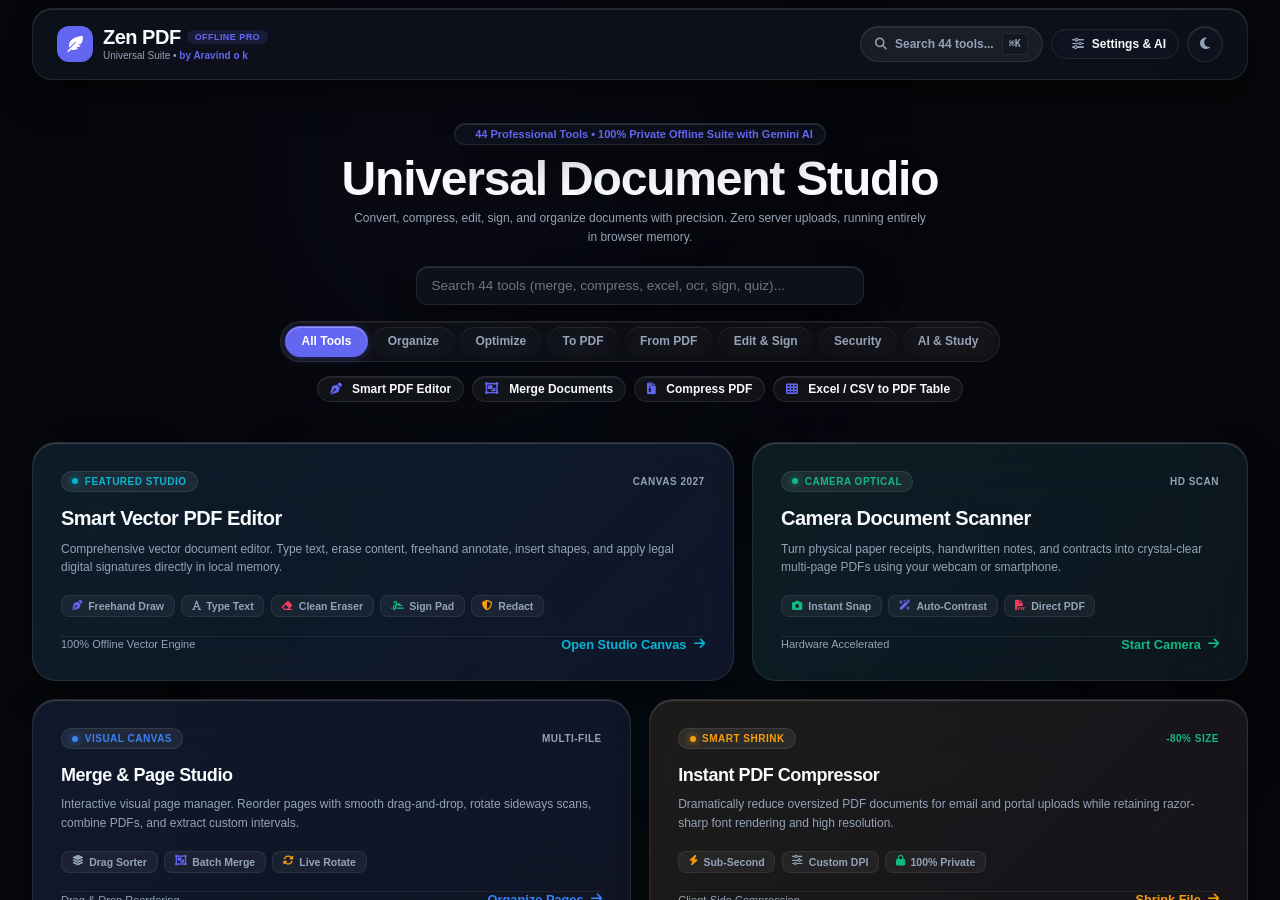
<file: index.html>
<!DOCTYPE html>
<html lang="en" data-theme="dark">
<head>
    <meta charset="UTF-8">
    <meta name="viewport" content="width=device-width, initial-scale=1.0, maximum-scale=1.0, user-scalable=no">
    <title>Zen PDF — Universal Document Suite</title>
    
    <!-- PWA Meta Tags -->
    <meta name="theme-color" content="#4f46e5">
    <meta name="mobile-web-app-capable" content="yes">
    <meta name="apple-mobile-web-app-capable" content="yes">
    <meta name="apple-mobile-web-app-status-bar-style" content="black-translucent">
    <meta name="apple-mobile-web-app-title" content="Zen PDF">
    <link rel="manifest" href="manifest.json">
    <link rel="icon" type="image/svg+xml" href="assets/icons/icon.svg">
    <link rel="apple-touch-icon" href="assets/icons/icon.svg">

    <!-- Standalone CSS Design System (Zero Tailwind Dependency) -->
    <link rel="stylesheet" href="css/liquid-glass.css">

    <!-- Font Awesome Icons -->
    <link rel="stylesheet" href="css/font-awesome.min.css">

    <!-- PDF Engines & Utilities -->
    <script src="js/vendor/pdf-lib.min.js"></script>
    <script src="js/vendor/pdf.min.js"></script>
    <script src="js/vendor/jszip.min.js"></script>
</head>
<body class="flex flex-col h-screen overflow-hidden">
    <!-- Ambient Specular Glass Lighting (Apple VisionOS / macOS Ambient Glow) -->
    <div class="ambient-glow-bg" aria-hidden="true">
        <div class="glow-orb orb-1"></div>
        <div class="glow-orb orb-2"></div>
        <div class="glow-orb orb-3"></div>
    </div>

    <!-- Top Apple-Inspired Glass Navigation Bar -->
    <header class="sticky top-0 z-40 flex-none px-3 sm:px-8 py-2 sm:py-3">
        <div class="max-w-7xl mx-auto glass-panel px-3.5 sm:px-6 h-14 sm:h-18 flex items-center justify-between">
            
            <!-- Brand Logo -->
            <div class="flex items-center gap-2.5 sm:gap-3 cursor-pointer select-none" onclick="navigate('home')">
                <div class="w-9 h-9 sm:w-10 sm:h-10 rounded-xl bg-theme-accent flex items-center justify-center text-white text-base sm:text-lg shadow-sm flex-shrink-0">
                    <i class="fa-solid fa-feather-pointed"></i>
                </div>
                <div>
                    <div class="flex items-center gap-1.5 sm:gap-2">
                        <h1 class="text-base sm:text-xl font-bold tracking-tight text-main leading-none">Zen PDF</h1>
                        <span class="text-[9px] uppercase tracking-wider px-2 py-0.5 rounded-full bg-theme-accent-light text-accent font-bold">Offline Pro</span>
                    </div>
                    <p class="text-[10px] text-muted font-medium mt-1 leading-none hidden xs:block">Universal Suite &bull; <span class="text-accent font-semibold">by Aravind o k</span></p>
                </div>
            </div>

                        <!-- Controls (Search, Unified Settings & AI, Theme Toggle) -->
            <div class="flex items-center gap-2 sm:gap-3">
                <!-- Search Button -->
                <button onclick="openSpotlight()" class="btn-secondary py-1.5 px-3.5 rounded-full text-xs flex items-center gap-2 hidden md:flex" title="Quick Search (Ctrl+K)">
                    <i class="fa-solid fa-magnifying-glass text-muted text-xs"></i>
                    <span class="text-muted">Search 44 tools...</span>
                    <kbd class="text-[10px] font-mono px-1.5 py-0.5 rounded bg-surface border text-muted">⌘K</kbd>
                </button>
                <button onclick="openSpotlight()" class="w-9 h-9 rounded-full glass-panel flex items-center justify-center text-muted hover:text-accent md:hidden transition-all" title="Search Tools">
                    <i class="fa-solid fa-magnifying-glass text-xs"></i>
                </button>

                <!-- Unified Settings & AI Button with Live Status Dot -->
                <button onclick="openSettingsModal()" id="ai-status-pill" class="glass-panel px-3 py-1.5 sm:px-3.5 sm:py-2 rounded-full inline-flex items-center gap-2 text-xs font-semibold text-main hover:text-accent transition-all cursor-pointer shadow-sm group" title="Studio Settings & AI Engine">
                    <span class="w-2 h-2 rounded-full bg-slate-400 flex-shrink-0 transition-all" id="ai-status-dot"></span>
                    <i class="fa-solid fa-sliders text-xs text-muted group-hover:text-accent transition-colors"></i>
                    <span class="hidden sm:inline" id="ai-status-text">Settings &amp; AI</span>
                </button>

                <!-- Clean Light / Dark Mode Toggle -->
                <button onclick="toggleTheme()" class="w-9 h-9 rounded-full glass-panel flex items-center justify-center text-muted hover:text-accent transition-all cursor-pointer" title="Toggle Light / Dark mode">
                    <i id="theme-icon" class="fa-solid fa-moon text-xs"></i>
                </button>
            </div>
        </div>
    </header>

    <!-- Main Viewport -->
    <main class="flex-1 overflow-y-auto overflow-x-hidden relative" id="main-viewport">
        <div class="max-w-7xl mx-auto px-4 sm:px-8 py-6 sm:py-8">

            <!-- ================= 0. HOME VIEW ================= -->
            <div id="view-home" class="view-panel active">
                
                <!-- Apple-Grade Minimalist Hero Section -->
                <div class="text-center max-w-3xl mx-auto mb-8 sm:mb-10">
                    <div class="inline-flex items-center gap-2 px-3 py-1 rounded-full glass-panel text-[11px] font-semibold text-accent mb-4">
                        <span class="w-1.5 h-1.5 rounded-full bg-emerald-400"></span>
                        44 Professional Tools &bull; 100% Private Offline Suite with Gemini AI
                    </div>
                    <h2 class="text-3xl sm:text-5xl font-extrabold text-main tracking-tight mb-3">
                        Universal Document Studio
                    </h2>
                    <p class="text-xs sm:text-sm text-muted max-w-xl mx-auto leading-relaxed">
                        Convert, compress, edit, sign, and organize documents with precision. Zero server uploads, running entirely in browser memory.
                    </p>

                    <!-- Instant Search Bar -->
                    <div class="mt-5 flex justify-center">
                        <div class="relative w-full max-w-md">
                            <i class="fa-solid fa-magnifying-glass absolute left-4 top-1/2 -translate-y-1/2 text-muted text-xs"></i>
                            <input id="home-search-input" type="text" oninput="searchTools(this.value)" placeholder="Search 44 tools (merge, compress, excel, ocr, sign, quiz)..." class="w-full pl-11 pr-10 py-2.5 sm:py-3 rounded-2xl glass-panel text-xs">
                            <button id="home-search-clear" onclick="clearHomeSearch()" class="hidden absolute right-3.5 top-1/2 -translate-y-1/2 text-muted hover:text-main text-xs">
                                <i class="fa-solid fa-circle-xmark"></i>
                            </button>
                        </div>
                    </div>

                    <!-- Category Filter Tabs -->
                    <div class="segmented-control mt-4">
                        <button onclick="filterCategory('all', this)" class="cat-pill btn-primary px-3.5 py-1.5 rounded-full text-xs font-bold" data-category="all">All Tools</button>
                        <button onclick="filterCategory('organize', this)" class="cat-pill btn-secondary px-3.5 py-1.5 rounded-full text-xs font-bold" data-category="organize">Organize</button>
                        <button onclick="filterCategory('optimize', this)" class="cat-pill btn-secondary px-3.5 py-1.5 rounded-full text-xs font-bold" data-category="optimize">Optimize</button>
                        <button onclick="filterCategory('to-pdf', this)" class="cat-pill btn-secondary px-3.5 py-1.5 rounded-full text-xs font-bold" data-category="to-pdf">To PDF</button>
                        <button onclick="filterCategory('from-pdf', this)" class="cat-pill btn-secondary px-3.5 py-1.5 rounded-full text-xs font-bold" data-category="from-pdf">From PDF</button>
                        <button onclick="filterCategory('edit', this)" class="cat-pill btn-secondary px-3.5 py-1.5 rounded-full text-xs font-bold" data-category="edit">Edit &amp; Sign</button>
                        <button onclick="filterCategory('security', this)" class="cat-pill btn-secondary px-3.5 py-1.5 rounded-full text-xs font-bold" data-category="security">Security</button>
                        <button onclick="filterCategory('ai', this)" class="cat-pill btn-secondary px-3.5 py-1.5 rounded-full text-xs font-bold" data-category="ai">AI &amp; Study</button>
                    </div>

                    <!-- Recent Tools Chips -->
                    <div class="flex items-center justify-center gap-2 mt-3.5" id="recent-tools-chips"></div>
                </div>

                <!-- Apple VisionOS Bento Studio Hero (Spotlight Workflows) -->
                <div class="bento-hero-grid" id="bento-hero-grid">
                    
                    <!-- Tile 1: Smart PDF Editor & Studio Canvas (Wide Tile) -->
                    <div class="bento-card bento-card-editor bento-tile-wide" onclick="navigate('edit')">
                        <div>
                            <div class="flex items-center justify-between mb-3">
                                <div class="bento-badge"><span class="bento-badge-dot"></span> Featured Studio</div>
                                <span class="text-[10px] font-bold text-muted uppercase tracking-wider">Canvas 2027</span>
                            </div>
                            <h3 class="text-xl sm:text-2xl font-extrabold text-main mb-2 tracking-tight">Smart Vector PDF Editor</h3>
                            <p class="text-xs sm:text-sm text-muted leading-relaxed max-w-lg">
                                Comprehensive vector document editor. Type text, erase content, freehand annotate, insert shapes, and apply legal digital signatures directly in local memory.
                            </p>
                            <div class="bento-pill-group">
                                <span class="bento-pill"><i class="fa-solid fa-pen-nib text-accent"></i> Freehand Draw</span>
                                <span class="bento-pill"><i class="fa-solid fa-font text-cyan"></i> Type Text</span>
                                <span class="bento-pill"><i class="fa-solid fa-eraser text-rose"></i> Clean Eraser</span>
                                <span class="bento-pill"><i class="fa-solid fa-signature text-emerald"></i> Sign Pad</span>
                                <span class="bento-pill"><i class="fa-solid fa-shield-halved text-amber"></i> Redact</span>
                            </div>
                        </div>
                        <div class="flex items-center justify-between pt-2 border-t border-subtle">
                            <span class="text-[11px] text-muted font-medium">100% Offline Vector Engine</span>
                            <div class="bento-cta">Open Studio Canvas <i class="fa-solid fa-arrow-right"></i></div>
                        </div>
                    </div>

                    <!-- Tile 2: Camera Document Scanner -->
                    <div class="bento-card bento-card-scanner bento-tile-tall" onclick="navigate('scanner')">
                        <div>
                            <div class="flex items-center justify-between mb-3">
                                <div class="bento-badge"><span class="bento-badge-dot"></span> Camera Optical</div>
                                <span class="text-[10px] font-bold text-muted uppercase tracking-wider">HD Scan</span>
                            </div>
                            <h3 class="text-xl font-extrabold text-main mb-2 tracking-tight">Camera Document Scanner</h3>
                            <p class="text-xs text-muted leading-relaxed">
                                Turn physical paper receipts, handwritten notes, and contracts into crystal-clear multi-page PDFs using your webcam or smartphone.
                            </p>
                            <div class="bento-pill-group">
                                <span class="bento-pill"><i class="fa-solid fa-camera text-emerald"></i> Instant Snap</span>
                                <span class="bento-pill"><i class="fa-solid fa-wand-magic-sparkles text-accent"></i> Auto-Contrast</span>
                                <span class="bento-pill"><i class="fa-solid fa-file-pdf text-rose"></i> Direct PDF</span>
                            </div>
                        </div>
                        <div class="flex items-center justify-between pt-2 border-t border-subtle">
                            <span class="text-[11px] text-muted font-medium">Hardware Accelerated</span>
                            <div class="bento-cta">Start Camera <i class="fa-solid fa-arrow-right"></i></div>
                        </div>
                    </div>

                    <!-- Tile 3: Merge & Page Studio -->
                    <div class="bento-card bento-card-organize bento-tile-half" onclick="navigate('organize')">
                        <div>
                            <div class="flex items-center justify-between mb-3">
                                <div class="bento-badge"><span class="bento-badge-dot"></span> Visual Canvas</div>
                                <span class="text-[10px] font-bold text-muted uppercase tracking-wider">Multi-File</span>
                            </div>
                            <h3 class="text-lg font-extrabold text-main mb-1.5 tracking-tight">Merge &amp; Page Studio</h3>
                            <p class="text-xs text-muted leading-relaxed">
                                Interactive visual page manager. Reorder pages with smooth drag-and-drop, rotate sideways scans, combine PDFs, and extract custom intervals.
                            </p>
                            <div class="bento-pill-group">
                                <span class="bento-pill"><i class="fa-solid fa-layer-group text-sapphire"></i> Drag Sorter</span>
                                <span class="bento-pill"><i class="fa-solid fa-object-group text-accent"></i> Batch Merge</span>
                                <span class="bento-pill"><i class="fa-solid fa-rotate text-amber"></i> Live Rotate</span>
                            </div>
                        </div>
                        <div class="flex items-center justify-between pt-2 border-t border-subtle">
                            <span class="text-[11px] text-muted font-medium">Drag &amp; Drop Reordering</span>
                            <div class="bento-cta">Organize Pages <i class="fa-solid fa-arrow-right"></i></div>
                        </div>
                    </div>

                    <!-- Tile 4: Instant PDF Compressor -->
                    <div class="bento-card bento-card-compress bento-tile-half" onclick="navigate('compress')">
                        <div>
                            <div class="flex items-center justify-between mb-3">
                                <div class="bento-badge"><span class="bento-badge-dot"></span> Smart Shrink</div>
                                <span class="text-[10px] font-bold text-emerald uppercase tracking-wider">-80% Size</span>
                            </div>
                            <h3 class="text-lg font-extrabold text-main mb-1.5 tracking-tight">Instant PDF Compressor</h3>
                            <p class="text-xs text-muted leading-relaxed">
                                Dramatically reduce oversized PDF documents for email and portal uploads while retaining razor-sharp font rendering and high resolution.
                            </p>
                            <div class="bento-pill-group">
                                <span class="bento-pill"><i class="fa-solid fa-bolt text-amber"></i> Sub-Second</span>
                                <span class="bento-pill"><i class="fa-solid fa-sliders text-cyan"></i> Custom DPI</span>
                                <span class="bento-pill"><i class="fa-solid fa-lock text-emerald"></i> 100% Private</span>
                            </div>
                        </div>
                        <div class="flex items-center justify-between pt-2 border-t border-subtle">
                            <span class="text-[11px] text-muted font-medium">Client-Side Compression</span>
                            <div class="bento-cta">Shrink File <i class="fa-solid fa-arrow-right"></i></div>
                        </div>
                    </div>
                </div>

                <!-- Structured Productivity Tool Suite (45 Verified Offline Tools) -->
                <div id="tools-container">

                    <!-- 1. Organize & Page Management -->
                    <div class="category-section" id="cat-section-organize" data-category="organize">
                        <div class="category-header">
                            <div class="category-header-left">
                                <div class="category-icon-orb text-organize"><i class="fa-solid fa-folder-tree"></i></div>
                                <div>
                                    <h3 class="category-title">Organize &amp; Page Management</h3>
                                    <p class="category-subtitle">Combine, split, extract, sort, and digitize document pages</p>
                                </div>
                            </div>
                            <span class="category-count">6 Tools</span>
                        </div>
                        <div class="category-grid">
                            <div class="glass-card" data-category="organize" onclick="navigate('merge')">
                                <span class="tag-badge">Organize</span>
                                <div class="icon-bubble"><i class="fa-solid fa-object-group"></i></div>
                                <h3 class="text-sm font-bold text-main mb-1">Merge Documents</h3>
                                <p class="text-xs text-muted leading-relaxed">Combine multiple PDFs into a single file with custom page reordering.</p>
                            </div>
                            <div class="glass-card" data-category="organize" onclick="navigate('split')">
                                <span class="tag-badge">Organize</span>
                                <div class="icon-bubble"><i class="fa-solid fa-scissors"></i></div>
                                <h3 class="text-sm font-bold text-main mb-1">Split PDF</h3>
                                <p class="text-xs text-muted leading-relaxed">Visual thumbnail page extractor. Split documents by custom page ranges.</p>
                            </div>
                            <div class="glass-card" data-category="organize" onclick="navigate('delete')">
                                <span class="tag-badge">Organize</span>
                                <div class="icon-bubble text-rose"><i class="fa-solid fa-file-circle-minus"></i></div>
                                <h3 class="text-sm font-bold text-main mb-1">Remove Pages</h3>
                                <p class="text-xs text-muted leading-relaxed">Visual grid to remove unwanted, blank, or sensitive pages permanently.</p>
                            </div>
                            <div class="glass-card" data-category="organize" onclick="navigate('extract')">
                                <span class="tag-badge">Organize</span>
                                <div class="icon-bubble text-accent"><i class="fa-solid fa-file-export"></i></div>
                                <h3 class="text-sm font-bold text-main mb-1">Extract Pages</h3>
                                <p class="text-xs text-muted leading-relaxed">Extract specific pages or page intervals into a brand new standalone PDF.</p>
                            </div>
                            <div class="glass-card" data-category="organize" onclick="navigate('organize')">
                                <span class="tag-badge">Organize</span>
                                <div class="icon-bubble text-accent"><i class="fa-solid fa-layer-group"></i></div>
                                <h3 class="text-sm font-bold text-main mb-1">Organize PDF</h3>
                                <p class="text-xs text-muted leading-relaxed">Interactive visual canvas: drag, reorder, duplicate, delete and rotate pages.</p>
                            </div>
                            <div class="glass-card" data-category="organize" onclick="navigate('scanner')">
                                <span class="tag-badge">Scanner</span>
                                <div class="icon-bubble"><i class="fa-solid fa-camera"></i></div>
                                <h3 class="text-sm font-bold text-main mb-1">Scan Document (Camera)</h3>
                                <p class="text-xs text-muted leading-relaxed">Snap paper documents using webcam/camera and compile directly into PDF.</p>
                            </div>
                        </div>
                    </div>

                    <!-- 2. Optimize & Standardize -->
                    <div class="category-section" id="cat-section-optimize" data-category="optimize">
                        <div class="category-header">
                            <div class="category-header-left">
                                <div class="category-icon-orb text-optimize"><i class="fa-solid fa-bolt-lightning"></i></div>
                                <div>
                                    <h3 class="category-title">Optimize &amp; Standardize</h3>
                                    <p class="category-subtitle">Reduce file sizes, salvage damaged documents, and comply with ISO standards</p>
                                </div>
                            </div>
                            <span class="category-count">6 Tools</span>
                        </div>
                        <div class="category-grid">
                            <div class="glass-card" data-category="optimize" onclick="navigate('compress')">
                                <span class="tag-badge">Optimize</span>
                                <div class="icon-bubble text-emerald"><i class="fa-solid fa-file-zipper"></i></div>
                                <h3 class="text-sm font-bold text-main mb-1">Compress PDF</h3>
                                <p class="text-xs text-muted leading-relaxed">Shrink bloated PDF file sizes while keeping crisp, high-resolution text.</p>
                            </div>
                            <div class="glass-card" data-category="optimize" onclick="navigate('imgcompress')">
                                <span class="tag-badge">Optimize</span>
                                <div class="icon-bubble text-emerald"><i class="fa-solid fa-image"></i></div>
                                <h3 class="text-sm font-bold text-main mb-1">Compress Images</h3>
                                <p class="text-xs text-muted leading-relaxed">Resize &amp; compress JPG, PNG, and WebP images to save disk space.</p>
                            </div>
                            <div class="glass-card" data-category="optimize" onclick="navigate('repair')">
                                <span class="tag-badge">Repair</span>
                                <div class="icon-bubble text-amber"><i class="fa-solid fa-wrench"></i></div>
                                <h3 class="text-sm font-bold text-main mb-1">Repair PDF</h3>
                                <p class="text-xs text-muted leading-relaxed">Recover corrupted or damaged PDF streams, salvage pages, and rebuild xref tables.</p>
                            </div>
                            <div class="glass-card" data-category="optimize" onclick="navigate('pdf2pdfa')">
                                <span class="tag-badge">Archival</span>
                                <div class="icon-bubble text-accent"><i class="fa-solid fa-box-archive"></i></div>
                                <h3 class="text-sm font-bold text-main mb-1">PDF to PDF/A</h3>
                                <p class="text-xs text-muted leading-relaxed">Convert standard PDF to ISO 19005-1 archival format with embedded sRGB profiles.</p>
                            </div>
                            <div class="glass-card" data-category="optimize" onclick="navigate('grayscale')">
                                <span class="tag-badge">Optimize</span>
                                <div class="icon-bubble"><i class="fa-solid fa-circle-half-stroke"></i></div>
                                <h3 class="text-sm font-bold text-main mb-1">Grayscale PDF</h3>
                                <p class="text-xs text-muted leading-relaxed">Convert colored scans to clean black-and-white for printer-friendly output.</p>
                            </div>
                            <div class="glass-card" data-category="optimize" onclick="navigate('invert')">
                                <span class="tag-badge">Optimize</span>
                                <div class="icon-bubble"><i class="fa-solid fa-moon"></i></div>
                                <h3 class="text-sm font-bold text-main mb-1">Dark Mode Invert</h3>
                                <p class="text-xs text-muted leading-relaxed">Invert page luminance for night reading or saving printer toner.</p>
                            </div>
                        </div>
                    </div>

                    <!-- 3. Convert To PDF -->
                    <div class="category-section" id="cat-section-to-pdf" data-category="to-pdf">
                        <div class="category-header">
                            <div class="category-header-left">
                                <div class="category-icon-orb text-to-pdf"><i class="fa-solid fa-file-import"></i></div>
                                <div>
                                    <h3 class="category-title">Convert To PDF</h3>
                                    <p class="category-subtitle">Turn images, Word documents, spreadsheets, slides, and notes into clean PDFs</p>
                                </div>
                            </div>
                            <span class="category-count">6 Tools</span>
                        </div>
                        <div class="category-grid">
                            <div class="glass-card" data-category="to-pdf" onclick="navigate('img2pdf')">
                                <span class="tag-badge">Convert</span>
                                <div class="icon-bubble"><i class="fa-solid fa-images"></i></div>
                                <h3 class="text-sm font-bold text-main mb-1">JPG / PNG to PDF</h3>
                                <p class="text-xs text-muted leading-relaxed">Combine photos into standardized A4 or fit-to-image PDF documents.</p>
                            </div>
                            <div class="glass-card" data-category="to-pdf" onclick="navigate('word2pdf')">
                                <span class="tag-badge">Document</span>
                                <div class="icon-bubble text-accent"><i class="fa-solid fa-file-word"></i></div>
                                <h3 class="text-sm font-bold text-main mb-1">Word to PDF</h3>
                                <p class="text-xs text-muted leading-relaxed">Convert DOCX, rich text, or markdown documents into clean styled PDF.</p>
                            </div>
                            <div class="glass-card" data-category="to-pdf" onclick="navigate('slide2pdf')">
                                <span class="tag-badge">Presentation</span>
                                <div class="icon-bubble"><i class="fa-solid fa-person-chalkboard"></i></div>
                                <h3 class="text-sm font-bold text-main mb-1">PowerPoint to PDF</h3>
                                <p class="text-xs text-muted leading-relaxed">Create 16:9 modern presentation slide decks from text or lecture notes.</p>
                            </div>
                            <div class="glass-card" data-category="to-pdf" onclick="navigate('csv2pdf')">
                                <span class="tag-badge">Data</span>
                                <div class="icon-bubble"><i class="fa-solid fa-table-cells"></i></div>
                                <h3 class="text-sm font-bold text-main mb-1">Excel / CSV to PDF Table</h3>
                                <p class="text-xs text-muted leading-relaxed">Convert spreadsheets &amp; CSV tables into formatted, high-DPI PDF reports.</p>
                            </div>
                            <div class="glass-card" data-category="to-pdf" onclick="navigate('text2pdf')">
                                <span class="tag-badge">Text</span>
                                <div class="icon-bubble text-accent"><i class="fa-solid fa-file-lines"></i></div>
                                <h3 class="text-sm font-bold text-main mb-1">Notes &amp; Text to PDF</h3>
                                <p class="text-xs text-muted leading-relaxed">Format plain text, notes, or essays into clean print-ready A4 PDF documents.</p>
                            </div>
                            <div class="glass-card" data-category="to-pdf" onclick="navigate('html2pdf')">
                                <span class="tag-badge">Web</span>
                                <div class="icon-bubble text-accent"><i class="fa-solid fa-code"></i></div>
                                <h3 class="text-sm font-bold text-main mb-1">HTML to PDF</h3>
                                <p class="text-xs text-muted leading-relaxed">Render HTML markup or web snippets directly into formatted PDF pages.</p>
                            </div>
                        </div>
                    </div>

                    <!-- 4. Export & Extract From PDF -->
                    <div class="category-section" id="cat-section-from-pdf" data-category="from-pdf">
                        <div class="category-header">
                            <div class="category-header-left">
                                <div class="category-icon-orb text-from-pdf"><i class="fa-solid fa-file-export"></i></div>
                                <div>
                                    <h3 class="category-title">Export &amp; Extract From PDF</h3>
                                    <p class="category-subtitle">Extract images, editable Word documents, spreadsheets, and Markdown</p>
                                </div>
                            </div>
                            <span class="category-count">6 Tools</span>
                        </div>
                        <div class="category-grid">
                            <div class="glass-card" data-category="from-pdf" onclick="navigate('pdf2img')">
                                <span class="tag-badge">Convert</span>
                                <div class="icon-bubble"><i class="fa-solid fa-file-image"></i></div>
                                <h3 class="text-sm font-bold text-main mb-1">PDF to Images (HD &amp; ZIP)</h3>
                                <p class="text-xs text-muted leading-relaxed">Render crisp PNG/JPEG images from pages. Download individually or as single ZIP.</p>
                            </div>
                            <div class="glass-card" data-category="from-pdf" onclick="navigate('pdf2word')">
                                <span class="tag-badge">Convert</span>
                                <div class="icon-bubble text-accent"><i class="fa-solid fa-file-lines"></i></div>
                                <h3 class="text-sm font-bold text-main mb-1">PDF to Word (.docx)</h3>
                                <p class="text-xs text-muted leading-relaxed">Export PDF text and layout into genuine editable Microsoft Word (.docx) file.</p>
                            </div>
                            <div class="glass-card" data-category="from-pdf" onclick="navigate('pdf2powerpoint')">
                                <span class="tag-badge">Presentation</span>
                                <div class="icon-bubble text-amber"><i class="fa-solid fa-file-powerpoint"></i></div>
                                <h3 class="text-sm font-bold text-main mb-1">PDF to PowerPoint (.pptx)</h3>
                                <p class="text-xs text-muted leading-relaxed">Convert pages into presentation slide deck archive with fullscreen web presenter.</p>
                            </div>
                            <div class="glass-card" data-category="from-pdf" onclick="navigate('pdf2csv')">
                                <span class="tag-badge">Data</span>
                                <div class="icon-bubble"><i class="fa-solid fa-file-csv"></i></div>
                                <h3 class="text-sm font-bold text-main mb-1">PDF Table to CSV / Excel</h3>
                                <p class="text-xs text-muted leading-relaxed">Extract tabular data from PDFs into clean CSV spreadsheets for Excel &amp; Numbers.</p>
                            </div>
                            <div class="glass-card" data-category="from-pdf" onclick="navigate('pdf2md')">
                                <span class="tag-badge">Markdown</span>
                                <div class="icon-bubble"><i class="fa-solid fa-hashtag"></i></div>
                                <h3 class="text-sm font-bold text-main mb-1">PDF to Markdown</h3>
                                <p class="text-xs text-muted leading-relaxed">Convert documents into clean Markdown with headers &amp; lists for Obsidian &amp; Notion.</p>
                            </div>
                            <div class="glass-card" data-category="from-pdf" onclick="navigate('extract-text')">
                                <span class="tag-badge">Convert</span>
                                <div class="icon-bubble"><i class="fa-solid fa-align-left"></i></div>
                                <h3 class="text-sm font-bold text-main mb-1">Extract Text (TXT)</h3>
                                <p class="text-xs text-muted leading-relaxed">Extract all readable text offline. Copy to clipboard or export as text document.</p>
                            </div>
                        </div>
                    </div>

                    <!-- 5. Edit, Annotate & Sign -->
                    <div class="category-section" id="cat-section-edit" data-category="edit">
                        <div class="category-header">
                            <div class="category-header-left">
                                <div class="category-icon-orb text-edit"><i class="fa-solid fa-pen-ruler"></i></div>
                                <div>
                                    <h3 class="category-title">Edit, Annotate &amp; Sign</h3>
                                    <p class="category-subtitle">Smart vector editing, rotation, margins, page numbers, watermarks &amp; signatures</p>
                                </div>
                            </div>
                            <span class="category-count">8 Tools</span>
                        </div>
                        <div class="category-grid">
                            <div class="glass-card" data-category="edit" onclick="navigate('edit')">
                                <span class="tag-badge">Editor</span>
                                <div class="icon-bubble"><i class="fa-solid fa-pen-nib"></i></div>
                                <h3 class="text-sm font-bold text-main mb-1">Smart PDF Editor</h3>
                                <p class="text-xs text-muted leading-relaxed">Erase text, type replacements, draw freehand annotations, and insert shapes.</p>
                            </div>
                            <div class="glass-card" data-category="edit" onclick="navigate('sign')">
                                <span class="tag-badge">Sign</span>
                                <div class="icon-bubble text-accent"><i class="fa-solid fa-signature"></i></div>
                                <h3 class="text-sm font-bold text-main mb-1">Sign PDF</h3>
                                <p class="text-xs text-muted leading-relaxed">Dedicated digital signature studio: pen drawing, calligraphy script, date &amp; initials.</p>
                            </div>
                            <div class="glass-card" data-category="edit" onclick="navigate('rotate')">
                                <span class="tag-badge">Edit</span>
                                <div class="icon-bubble"><i class="fa-solid fa-rotate-right"></i></div>
                                <h3 class="text-sm font-bold text-main mb-1">Rotate PDF</h3>
                                <p class="text-xs text-muted leading-relaxed">Rotate pages individually or in bulk with real-time thumbnail orientation.</p>
                            </div>
                            <div class="glass-card" data-category="edit" onclick="navigate('crop')">
                                <span class="tag-badge">Edit</span>
                                <div class="icon-bubble"><i class="fa-solid fa-crop-simple"></i></div>
                                <h3 class="text-sm font-bold text-main mb-1">Crop &amp; Trim Margins</h3>
                                <p class="text-xs text-muted leading-relaxed">Trim white margins, scanner borders, and crop pages to custom dimensions.</p>
                            </div>
                            <div class="glass-card" data-category="edit" onclick="navigate('page-numbers')">
                                <span class="tag-badge">Edit</span>
                                <div class="icon-bubble"><i class="fa-solid fa-list-ol"></i></div>
                                <h3 class="text-sm font-bold text-main mb-1">Add Page Numbers</h3>
                                <p class="text-xs text-muted leading-relaxed">Add automated headers or footers with customizable positions and numbering.</p>
                            </div>
                            <div class="glass-card" data-category="edit" onclick="navigate('watermark')">
                                <span class="tag-badge">Edit</span>
                                <div class="icon-bubble"><i class="fa-solid fa-stamp"></i></div>
                                <h3 class="text-sm font-bold text-main mb-1">Add Watermark</h3>
                                <p class="text-xs text-muted leading-relaxed">Stamp custom text watermarks across every page with adjustable rotation &amp; opacity.</p>
                            </div>
                            <div class="glass-card" data-category="edit" onclick="navigate('bates')">
                                <span class="tag-badge">Legal</span>
                                <div class="icon-bubble"><i class="fa-solid fa-hashtag"></i></div>
                                <h3 class="text-sm font-bold text-main mb-1">Bates Numbering</h3>
                                <p class="text-xs text-muted leading-relaxed">Stamp sequential archive numbers (e.g. DOC-000001) for legal filings.</p>
                            </div>
                            <div class="glass-card" data-category="edit" onclick="navigate('certificate')">
                                <span class="tag-badge">Academic</span>
                                <div class="icon-bubble text-amber"><i class="fa-solid fa-award"></i></div>
                                <h3 class="text-sm font-bold text-main mb-1">Certificate Generator</h3>
                                <p class="text-xs text-muted leading-relaxed">Generate print-ready student award certificates with elegant golden borders.</p>
                            </div>
                        </div>
                    </div>

                    <!-- 6. Security, Privacy & Forms -->
                    <div class="category-section" id="cat-section-security" data-category="security">
                        <div class="category-header">
                            <div class="category-header-left">
                                <div class="category-icon-orb text-security"><i class="fa-solid fa-shield-halved"></i></div>
                                <div>
                                    <h3 class="category-title">Security, Privacy &amp; Forms</h3>
                                    <p class="category-subtitle">Password protection, permanent redaction blackout, metadata scrubbing &amp; forms</p>
                                </div>
                            </div>
                            <span class="category-count">6 Tools</span>
                        </div>
                        <div class="category-grid">
                            <div class="glass-card" data-category="security" onclick="navigate('protect')">
                                <span class="tag-badge">Security</span>
                                <div class="icon-bubble text-rose"><i class="fa-solid fa-lock"></i></div>
                                <h3 class="text-sm font-bold text-main mb-1">Protect PDF</h3>
                                <p class="text-xs text-muted leading-relaxed">Encrypt your document with a secure password to prevent unauthorized access.</p>
                            </div>
                            <div class="glass-card" data-category="security" onclick="navigate('unlock')">
                                <span class="tag-badge">Security</span>
                                <div class="icon-bubble text-emerald"><i class="fa-solid fa-lock-open"></i></div>
                                <h3 class="text-sm font-bold text-main mb-1">Unlock PDF</h3>
                                <p class="text-xs text-muted leading-relaxed">Remove passwords and printing / copying permission restrictions permanently.</p>
                            </div>
                            <div class="glass-card" data-category="security" onclick="navigate('redact')">
                                <span class="tag-badge">Security</span>
                                <div class="icon-bubble text-rose"><i class="fa-solid fa-shield-halved"></i></div>
                                <h3 class="text-sm font-bold text-main mb-1">Redact PDF</h3>
                                <p class="text-xs text-muted leading-relaxed">Permanently blackout sensitive text, SSN, bank details, and confidential areas.</p>
                            </div>
                            <div class="glass-card" data-category="security" onclick="navigate('metadata')">
                                <span class="tag-badge">Privacy</span>
                                <div class="icon-bubble text-accent"><i class="fa-solid fa-tags"></i></div>
                                <h3 class="text-sm font-bold text-main mb-1">Metadata &amp; Privacy Scrub</h3>
                                <p class="text-xs text-muted leading-relaxed">View or edit metadata. One-click scrub to permanently erase personal data.</p>
                            </div>
                            <div class="glass-card" data-category="security" onclick="navigate('flatten')">
                                <span class="tag-badge">Security</span>
                                <div class="icon-bubble"><i class="fa-solid fa-cubes"></i></div>
                                <h3 class="text-sm font-bold text-main mb-1">Flatten PDF</h3>
                                <p class="text-xs text-muted leading-relaxed">Lock all annotations and interactive form fields into read-only vector pages.</p>
                            </div>
                            <div class="glass-card" data-category="security" onclick="navigate('forms')">
                                <span class="tag-badge">Forms</span>
                                <div class="icon-bubble text-accent"><i class="fa-solid fa-square-check"></i></div>
                                <h3 class="text-sm font-bold text-main mb-1">PDF Forms</h3>
                                <p class="text-xs text-muted leading-relaxed">Fill interactive form fields, inspect form data, and export filled documents.</p>
                            </div>
                        </div>
                    </div>

                    <!-- 7. AI, Study & Intelligence Hub -->
                    <div class="category-section" id="cat-section-ai" data-category="ai">
                        <div class="category-header">
                            <div class="category-header-left">
                                <div class="category-icon-orb text-ai"><i class="fa-solid fa-wand-magic-sparkles"></i></div>
                                <div>
                                    <h3 class="category-title">AI, Study &amp; Intelligence Hub</h3>
                                    <p class="category-subtitle">Multi-provider AI chat, quizzes, flashcards, smart summaries, OCR &amp; diff compare</p>
                                </div>
                            </div>
                            <span class="category-count">7 Tools</span>
                        </div>
                        <div class="category-grid">
                            <div class="glass-card" data-category="ai" onclick="navigate('aichat')">
                                <span class="tag-badge">Universal AI</span>
                                <div class="icon-bubble text-accent"><i class="fa-solid fa-comments"></i></div>
                                <h3 class="text-sm font-bold text-main mb-1">Ask &amp; Chat with PDF</h3>
                                <p class="text-xs text-muted leading-relaxed">Chat with your document, ask questions, extract key facts, and find insights.</p>
                            </div>
                            <div class="glass-card" data-category="ai" onclick="navigate('aistudy')">
                                <span class="tag-badge">Study Suite</span>
                                <div class="icon-bubble text-accent"><i class="fa-solid fa-graduation-cap"></i></div>
                                <h3 class="text-sm font-bold text-main mb-1">AI Quiz &amp; Study Suite</h3>
                                <p class="text-xs text-muted leading-relaxed">Turn any PDF into 5-question interactive quizzes, 3D flashcards, and concept outlines.</p>
                            </div>
                            <div class="glass-card" data-category="ai" onclick="navigate('summarizer')">
                                <span class="tag-badge">AI Summary</span>
                                <div class="icon-bubble text-accent"><i class="fa-solid fa-chart-pie"></i></div>
                                <h3 class="text-sm font-bold text-main mb-1">Summarize Document</h3>
                                <p class="text-xs text-muted leading-relaxed">Generate 3-bullet executive briefings, key takeaways, and action items.</p>
                            </div>
                            <div class="glass-card" data-category="ai" onclick="navigate('translate')">
                                <span class="tag-badge">AI Language</span>
                                <div class="icon-bubble text-accent"><i class="fa-solid fa-language"></i></div>
                                <h3 class="text-sm font-bold text-main mb-1">Translate PDF</h3>
                                <p class="text-xs text-muted leading-relaxed">Offline multilingual translation glossary with side-by-side bilingual view.</p>
                            </div>
                            <div class="glass-card" data-category="ai" onclick="navigate('ocr')">
                                <span class="tag-badge">OCR AI</span>
                                <div class="icon-bubble text-accent"><i class="fa-solid fa-eye"></i></div>
                                <h3 class="text-sm font-bold text-main mb-1">OCR PDF (Text Scan)</h3>
                                <p class="text-xs text-muted leading-relaxed">Convert scanned document pages into selectable, searchable, copyable text layer.</p>
                            </div>
                            <div class="glass-card" data-category="ai" onclick="navigate('compare')">
                                <span class="tag-badge">AI Diff</span>
                                <div class="icon-bubble text-accent"><i class="fa-solid fa-code-compare"></i></div>
                                <h3 class="text-sm font-bold text-main mb-1">Compare PDFs (Diff)</h3>
                                <p class="text-xs text-muted leading-relaxed">View two PDF versions side-by-side with synchronized dual-page scrolling.</p>
                            </div>
                            <div class="glass-card" data-category="ai" onclick="navigate('tts')">
                                <span class="tag-badge">Audio</span>
                                <div class="icon-bubble text-accent"><i class="fa-solid fa-headphones"></i></div>
                                <h3 class="text-sm font-bold text-main mb-1">PDF Audio Reader (TTS)</h3>
                                <p class="text-xs text-muted leading-relaxed">Listen to your documents read aloud page-by-page with speed and voice controls.</p>
                            </div>
                        </div>
                    </div>

                </div>
            </div>

            <!-- ================= 1. SMART PDF EDITOR ================= -->
            <div id="view-edit" class="view-panel max-w-5xl mx-auto">
                <div class="tool-view-header flex items-center justify-between gap-3 mb-6 pb-2.5 border-b border-white/5">
                    <div class="flex items-center gap-3">
                        <button onclick="navigate('home')" class="btn-secondary text-xs py-1.5 px-3 rounded-xl flex items-center gap-1.5 hover:scale-105 transition-transform"><i class="fa-solid fa-arrow-left"></i> Home</button>
                        <h2 class="text-xl font-bold text-main">Smart PDF Editor</h2>
                    </div>
                </div>

                <div class="dropzone-wrap glass-panel p-2 mb-6" id="cont-edit">
                    <div id="dropzone-edit" class="dropzone-box">
                        <input id="edit-file-input" type="file" class="absolute inset-0 w-full h-full opacity-0 cursor-pointer z-10" accept="application/pdf">
                        <div class="dz-icon-wrap w-12 h-12 rounded-xl bg-theme-accent-light text-accent flex items-center justify-center text-xl mb-2">
                            <i class="fa-solid fa-pen-nib"></i>
                        </div>
                        <h3 class="dz-title font-bold text-main text-sm">Select PDF to Edit &amp; Annotate</h3>
                        <p class="dz-subtitle text-xs text-muted mt-1">Erase text, type replacements, draw signatures, redact</p>
                    </div>
                </div>

                <div id="ws-edit" class="hidden">
                    <div class="glass-panel p-3 rounded-2xl mb-4 flex flex-wrap items-center justify-between gap-3">
                        <div class="flex flex-wrap items-center gap-1.5">
                            <button onclick="window.pdfEditor.setMode('text')" id="btn-mode-text" class="btn-primary text-xs py-1.5 px-3">
                                <i class="fa-solid fa-i-cursor mr-1"></i> Text
                            </button>
                            <button onclick="window.pdfEditor.setMode('draw')" id="btn-mode-draw" class="btn-secondary text-xs py-1.5 px-3">
                                <i class="fa-solid fa-pen mr-1"></i> Pen
                            </button>
                            <button onclick="window.pdfEditor.setMode('highlighter')" id="btn-mode-highlighter" class="btn-secondary text-xs py-1.5 px-3">
                                <i class="fa-solid fa-highlighter mr-1 text-amber"></i> Highlight
                            </button>
                            <button onclick="window.pdfEditor.setMode('whiteout')" id="btn-mode-whiteout" class="btn-secondary text-xs py-1.5 px-3">
                                <i class="fa-solid fa-eraser mr-1 text-rose"></i> Whiteout
                            </button>
                            <button onclick="window.pdfEditor.setMode('redact')" id="btn-mode-redact" class="btn-secondary text-xs py-1.5 px-3">
                                <i class="fa-solid fa-square mr-1"></i> Redact
                            </button>
                            <button onclick="window.pdfEditor.setMode('rect')" id="btn-mode-rect" class="btn-secondary text-xs py-1.5 px-3">
                                <i class="fa-regular fa-square mr-1"></i> Box
                            </button>
                            <button onclick="window.pdfEditor.setMode('arrow')" id="btn-mode-arrow" class="btn-secondary text-xs py-1.5 px-3">
                                <i class="fa-solid fa-arrow-right mr-1"></i> Arrow
                            </button>
                            <button onclick="window.pdfEditor.setMode('signature')" id="btn-mode-signature" class="btn-secondary text-xs py-1.5 px-3">
                                <i class="fa-solid fa-signature mr-1 text-accent"></i> Signature
                            </button>
                        </div>

                        <div class="flex items-center gap-2">
                            <select id="edit-font-family" class="text-xs py-1">
                                <option value="Helvetica">Helvetica</option>
                                <option value="TimesRoman">Times Roman</option>
                                <option value="Courier">Courier</option>
                            </select>
                            <input type="number" id="edit-font-size" value="16" min="8" max="72" class="w-14 text-center text-xs py-1">
                            <input type="color" id="edit-color" value="#000000" class="w-7 h-7 rounded-lg border cursor-pointer p-0 bg-transparent">
                            <button onclick="window.pdfEditor.undo()" class="btn-secondary px-2 py-1 text-xs" title="Undo"><i class="fa-solid fa-rotate-left"></i></button>
                            <button onclick="window.pdfEditor.redo()" class="btn-secondary px-2 py-1 text-xs" title="Redo"><i class="fa-solid fa-rotate-right"></i></button>
                        </div>

                        <div class="flex items-center gap-2">
                            <button onclick="window.pdfEditor.changePage(-1)" class="btn-secondary px-2 py-1 text-xs"><i class="fa-solid fa-chevron-left"></i></button>
                            <span id="editor-page-indicator" class="text-xs font-mono font-bold text-main">1 / 1</span>
                            <button onclick="window.pdfEditor.changePage(1)" class="btn-secondary px-2 py-1 text-xs"><i class="fa-solid fa-chevron-right"></i></button>
                        </div>
                    </div>

                    <div class="glass-panel p-4 rounded-3xl flex justify-center items-center overflow-auto min-h-[500px] mb-6">
                        <div id="canvas-wrapper">
                            <canvas id="pdf-render-canvas" class="block"></canvas>
                            <canvas id="editor-annotation-canvas"></canvas>
                        </div>
                    </div>

                    <div class="flex items-center justify-end gap-3">
                        <button onclick="clearWorkspace('edit')" class="btn-secondary text-sm">Cancel</button>
                        <button onclick="exportStudioPdf()" class="btn-primary text-sm">
                            Export Document <i class="fa-solid fa-download ml-1.5"></i>
                        </button>
                    </div>
                </div>
            </div>

            <!-- ================= 2. MERGE ================= -->
            <div id="view-merge" class="view-panel max-w-4xl mx-auto">
                <div class="tool-view-header flex items-center justify-between gap-3 mb-6 pb-2.5 border-b border-white/5">
                    <div class="flex items-center gap-3">
                        <button onclick="navigate('home')" class="btn-secondary text-xs py-1.5 px-3 rounded-xl flex items-center gap-1.5 hover:scale-105 transition-transform"><i class="fa-solid fa-arrow-left"></i> Home</button>
                        <h2 class="text-xl font-bold text-main">Merge Documents</h2>
                    </div>
                </div>

                <div class="dropzone-wrap glass-panel p-2 mb-6" id="cont-merge">
                    <div id="dropzone-merge" class="dropzone-box">
                        <input id="merge-file-input" type="file" class="absolute inset-0 w-full h-full opacity-0 cursor-pointer z-10" multiple accept="application/pdf">
                        <div class="dz-icon-wrap w-12 h-12 rounded-xl bg-theme-accent-light text-accent flex items-center justify-center text-xl mb-2">
                            <i class="fa-solid fa-object-group"></i>
                        </div>
                        <h3 class="dz-title font-bold text-main text-sm">Select Multiple PDF Files</h3>
                        <p class="dz-subtitle text-xs text-muted mt-1">Combine documents in any order</p>
                    </div>
                </div>

                <div id="ws-merge" class="hidden">
                    <div id="merge-file-list" class="space-y-2 mb-6"></div>
                    <div class="flex items-center justify-end gap-3 pt-4 border-t">
                        <button onclick="clearWorkspace('merge')" class="btn-secondary text-sm">Clear</button>
                        <button onclick="processMerge()" id="btn-merge" class="btn-primary text-sm" disabled>
                            Merge &amp; Download <i class="fa-solid fa-wand-magic-sparkles ml-1.5"></i>
                        </button>
                    </div>
                </div>
            </div>

            <!-- ================= 3. SPLIT & EXTRACT ================= -->
            <div id="view-split" class="view-panel max-w-5xl mx-auto">
                <div class="tool-view-header flex items-center justify-between gap-3 mb-6 pb-2.5 border-b border-white/5">
                    <div class="flex items-center gap-3">
                        <button onclick="navigate('home')" class="btn-secondary text-xs py-1.5 px-3 rounded-xl flex items-center gap-1.5 hover:scale-105 transition-transform"><i class="fa-solid fa-arrow-left"></i> Home</button>
                        <h2 class="text-xl font-bold text-main">Visual Split &amp; Extract</h2>
                    </div>
                </div>

                <div class="dropzone-wrap glass-panel p-2 mb-6" id="cont-split">
                    <div id="dropzone-split" class="dropzone-box">
                        <input id="split-file-input" type="file" class="absolute inset-0 w-full h-full opacity-0 cursor-pointer z-10" accept="application/pdf">
                        <div class="dz-icon-wrap w-12 h-12 rounded-xl bg-theme-accent-light text-accent flex items-center justify-center text-xl mb-2">
                            <i class="fa-solid fa-scissors"></i>
                        </div>
                        <h3 class="dz-title font-bold text-main text-sm">Select a PDF to Split</h3>
                        <p class="dz-subtitle text-xs text-muted mt-1">Click pages to extract to a new document</p>
                    </div>
                </div>

                <div id="ws-split" class="hidden">
                    <div class="glass-panel p-3 rounded-2xl mb-6 flex flex-wrap items-center justify-between gap-4">
                        <div>
                            <h4 id="split-filename" class="font-bold text-sm text-main truncate">doc.pdf</h4>
                            <p id="split-pagecount" class="text-xs text-muted">0 pages total</p>
                        </div>
                        <div class="flex items-center gap-2">
                            <button onclick="selectSplitPreset('all')" class="btn-secondary text-xs py-1 px-3">All</button>
                            <button onclick="selectSplitPreset('even')" class="btn-secondary text-xs py-1 px-3">Even</button>
                            <button onclick="selectSplitPreset('odd')" class="btn-secondary text-xs py-1 px-3">Odd</button>
                            <span id="split-selection-count" class="text-xs font-bold text-accent px-2"></span>
                        </div>
                    </div>

                    <div id="split-page-grid" class="grid grid-cols-2 sm:grid-cols-4 md:grid-cols-5 gap-3 mb-6"></div>

                    <div class="flex items-center justify-end gap-3">
                        <button onclick="clearWorkspace('split')" class="btn-secondary text-sm">Cancel</button>
                        <button onclick="processSplit()" id="btn-split" class="btn-primary text-sm">
                            Extract Selected <i class="fa-solid fa-download ml-1.5"></i>
                        </button>
                    </div>
                </div>
            </div>

            <!-- ================= 4. DELETE PAGES ================= -->
            <div id="view-delete" class="view-panel max-w-5xl mx-auto">
                <div class="tool-view-header flex items-center justify-between gap-3 mb-6 pb-2.5 border-b border-white/5">
                    <div class="flex items-center gap-3">
                        <button onclick="navigate('home')" class="btn-secondary text-xs py-1.5 px-3 rounded-xl flex items-center gap-1.5 hover:scale-105 transition-transform"><i class="fa-solid fa-arrow-left"></i> Home</button>
                        <h2 class="text-xl font-bold text-main">Delete Pages</h2>
                    </div>
                </div>

                <div class="dropzone-wrap glass-panel p-2 mb-6" id="cont-delete">
                    <div id="dropzone-delete" class="dropzone-box">
                        <input id="delete-file-input" type="file" class="absolute inset-0 w-full h-full opacity-0 cursor-pointer z-10" accept="application/pdf">
                        <div class="dz-icon-wrap w-12 h-12 rounded-xl bg-theme-accent-light text-rose flex items-center justify-center text-xl mb-2">
                            <i class="fa-solid fa-file-circle-minus"></i>
                        </div>
                        <h3 class="dz-title font-bold text-main text-sm">Select PDF to Remove Pages</h3>
                    </div>
                </div>

                <div id="ws-delete" class="hidden">
                    <div class="glass-panel p-3 rounded-2xl mb-4 flex items-center justify-between">
                        <span id="delete-filename" class="text-xs font-bold text-main truncate">doc.pdf</span>
                        <span id="delete-summary" class="text-xs font-bold text-rose">0 pages marked</span>
                    </div>

                    <div id="delete-page-grid" class="grid grid-cols-2 sm:grid-cols-4 md:grid-cols-5 gap-3 mb-6"></div>

                    <div class="flex items-center justify-end gap-3">
                        <button onclick="clearWorkspace('delete')" class="btn-secondary text-sm">Cancel</button>
                        <button onclick="processDelete()" id="btn-delete" class="btn-danger text-sm" disabled>
                            Delete Marked Pages <i class="fa-solid fa-trash-can ml-1.5"></i>
                        </button>
                    </div>
                </div>
            </div>

            <!-- ================= 5. ROTATE PAGES ================= -->
            <div id="view-rotate" class="view-panel max-w-5xl mx-auto">
                <div class="tool-view-header flex items-center justify-between gap-3 mb-6 pb-2.5 border-b border-white/5">
                    <div class="flex items-center gap-3">
                        <button onclick="navigate('home')" class="btn-secondary text-xs py-1.5 px-3 rounded-xl flex items-center gap-1.5 hover:scale-105 transition-transform"><i class="fa-solid fa-arrow-left"></i> Home</button>
                        <h2 class="text-xl font-bold text-main">Rotate Pages</h2>
                    </div>
                </div>

                <div class="dropzone-wrap glass-panel p-2 mb-6" id="cont-rotate">
                    <div id="dropzone-rotate" class="dropzone-box">
                        <input id="rotate-file-input" type="file" class="absolute inset-0 w-full h-full opacity-0 cursor-pointer z-10" accept="application/pdf">
                        <div class="dz-icon-wrap w-12 h-12 rounded-xl bg-theme-accent-light text-accent flex items-center justify-center text-xl mb-2">
                            <i class="fa-solid fa-rotate-right"></i>
                        </div>
                        <h3 class="dz-title font-bold text-main text-sm">Select PDF to Rotate</h3>
                    </div>
                </div>

                <div id="ws-rotate" class="hidden">
                    <div class="glass-panel p-3 rounded-2xl mb-4 flex flex-wrap items-center justify-between gap-3">
                        <span class="text-xs font-bold text-muted">Batch Controls:</span>
                        <div class="flex items-center gap-2">
                            <button onclick="rotateAllPages(90)" class="btn-secondary text-xs py-1 px-3">Rotate +90°</button>
                            <button onclick="rotateAllPages(180)" class="btn-secondary text-xs py-1 px-3">Flip 180°</button>
                            <button onclick="rotateAllPages(-90)" class="btn-secondary text-xs py-1 px-3">Rotate -90°</button>
                        </div>
                    </div>

                    <div id="rotate-page-grid" class="grid grid-cols-2 sm:grid-cols-4 md:grid-cols-5 gap-3 mb-6"></div>

                    <div class="flex items-center justify-end gap-3">
                        <button onclick="clearWorkspace('rotate')" class="btn-secondary text-sm">Cancel</button>
                        <button onclick="processRotate()" class="btn-primary text-sm">Apply &amp; Download</button>
                    </div>
                </div>
            </div>

            <!-- ================= 6. CROP & TRIM MARGINS (NEW) ================= -->
            <div id="view-crop" class="view-panel max-w-4xl mx-auto">
                <div class="tool-view-header flex items-center justify-between gap-3 mb-6 pb-2.5 border-b border-white/5">
                    <div class="flex items-center gap-3">
                        <button onclick="navigate('home')" class="btn-secondary text-xs py-1.5 px-3 rounded-xl flex items-center gap-1.5 hover:scale-105 transition-transform"><i class="fa-solid fa-arrow-left"></i> Home</button>
                        <h2 class="text-xl font-bold text-main">Crop &amp; Trim Margins</h2>
                    </div>
                </div>

                <div class="dropzone-wrap glass-panel p-2 mb-6" id="cont-crop">
                    <div id="dropzone-crop" class="dropzone-box">
                        <input id="crop-file-input" type="file" class="absolute inset-0 w-full h-full opacity-0 cursor-pointer z-10" accept="application/pdf">
                        <div class="dz-icon-wrap w-12 h-12 rounded-xl bg-theme-accent-light text-accent flex items-center justify-center text-xl mb-2">
                            <i class="fa-solid fa-crop-simple"></i>
                        </div>
                        <h3 class="dz-title font-bold text-main text-sm">Select PDF to Crop Margins</h3>
                        <p class="dz-subtitle text-xs text-muted mt-1">Remove scanner borders and whitespace</p>
                    </div>
                </div>

                <div id="ws-crop" class="hidden">
                    <div class="grid grid-cols-1 sm:grid-cols-2 gap-6 mb-6">
                        <div class="glass-panel p-5 rounded-2xl space-y-3">
                            <h4 class="text-xs font-bold text-main mb-2">Trim Margins (points)</h4>
                            <div>
                                <label class="block text-xs font-medium text-muted mb-1">Top Margin</label>
                                <input type="number" id="crop-top" value="30" class="w-full text-xs">
                            </div>
                            <div>
                                <label class="block text-xs font-medium text-muted mb-1">Right Margin</label>
                                <input type="number" id="crop-right" value="30" class="w-full text-xs">
                            </div>
                            <div>
                                <label class="block text-xs font-medium text-muted mb-1">Bottom Margin</label>
                                <input type="number" id="crop-bottom" value="30" class="w-full text-xs">
                            </div>
                            <div>
                                <label class="block text-xs font-medium text-muted mb-1">Left Margin</label>
                                <input type="number" id="crop-left" value="30" class="w-full text-xs">
                            </div>
                        </div>
                        <div class="glass-panel p-4 rounded-2xl flex flex-col items-center justify-center">
                            <span class="text-xs font-bold text-muted mb-3">First Page Preview</span>
                            <div id="crop-preview-wrap"></div>
                        </div>
                    </div>
                    <div class="flex items-center justify-end gap-3">
                        <button onclick="clearWorkspace('crop')" class="btn-secondary text-sm">Cancel</button>
                        <button onclick="processCrop()" class="btn-primary text-sm">Crop &amp; Download</button>
                    </div>
                </div>
            </div>

            <!-- ================= 7. COMPARE PDFS (DIFF) (NEW) ================= -->
            <div id="view-compare" class="view-panel max-w-5xl mx-auto">
                <div class="tool-view-header flex items-center justify-between gap-3 mb-6 pb-2.5 border-b border-white/5">
                    <div class="flex items-center gap-3">
                        <button onclick="navigate('home')" class="btn-secondary text-xs py-1.5 px-3 rounded-xl flex items-center gap-1.5 hover:scale-105 transition-transform"><i class="fa-solid fa-arrow-left"></i> Home</button>
                        <h2 class="text-xl font-bold text-main">Compare Documents (Side-by-Side Diff)</h2>
                    </div>
                </div>

                <div class="grid grid-cols-1 sm:grid-cols-2 gap-4 mb-6" id="cont-compare">
                    <div class="dropzone-box" id="dropzone-compare-a">
                        <input id="compare-file-a" type="file" class="absolute inset-0 w-full h-full opacity-0 cursor-pointer z-10" accept="application/pdf">
                        <i class="fa-solid fa-file-pdf text-accent text-2xl mb-2"></i>
                        <h4 class="text-xs font-bold text-main">Select Original (Doc A)</h4>
                    </div>
                    <div class="dropzone-box" id="dropzone-compare-b">
                        <input id="compare-file-b" type="file" class="absolute inset-0 w-full h-full opacity-0 cursor-pointer z-10" accept="application/pdf">
                        <i class="fa-solid fa-file-pdf text-emerald text-2xl mb-2"></i>
                        <h4 class="text-xs font-bold text-main">Select Modified (Doc B)</h4>
                    </div>
                </div>

                <div id="ws-compare" class="hidden">
                    <div class="glass-panel p-3 rounded-2xl mb-4 flex items-center justify-between">
                        <div class="flex items-center gap-2">
                            <button onclick="changeComparePage(-1)" class="btn-secondary text-xs px-3 py-1"><i class="fa-solid fa-chevron-left"></i> Prev</button>
                            <button onclick="changeComparePage(1)" class="btn-secondary text-xs px-3 py-1">Next <i class="fa-solid fa-chevron-right"></i></button>
                        </div>
                        <div class="flex items-center gap-4 text-xs font-bold font-mono">
                            <span id="compare-indicator-a" class="text-accent">Doc A: Page 1</span>
                            <span id="compare-indicator-b" class="text-emerald">Doc B: Page 1</span>
                        </div>
                    </div>

                    <div class="compare-container mb-6">
                        <div class="glass-panel p-3 rounded-2xl flex flex-col items-center">
                            <h5 class="text-xs font-bold text-accent mb-2">Original Document</h5>
                            <div id="compare-canvas-a" class="w-full flex justify-center"></div>
                        </div>
                        <div class="glass-panel p-3 rounded-2xl flex flex-col items-center">
                            <h5 class="text-xs font-bold text-emerald mb-2">Revised Document</h5>
                            <div id="compare-canvas-b" class="w-full flex justify-center"></div>
                        </div>
                    </div>
                </div>
            </div>

            <!-- ================= 8. PDF AUDIO READER / TTS (NEW) ================= -->
            <div id="view-tts" class="view-panel max-w-3xl mx-auto">
                <div class="tool-view-header flex items-center justify-between gap-3 mb-6 pb-2.5 border-b border-white/5">
                    <div class="flex items-center gap-3">
                        <button onclick="navigate('home')" class="btn-secondary text-xs py-1.5 px-3 rounded-xl flex items-center gap-1.5 hover:scale-105 transition-transform"><i class="fa-solid fa-arrow-left"></i> Home</button>
                        <h2 class="text-xl font-bold text-main">PDF Audio Reader (Read Aloud TTS)</h2>
                    </div>
                </div>

                <div class="dropzone-wrap glass-panel p-2 mb-6" id="cont-tts">
                    <div id="dropzone-tts" class="dropzone-box">
                        <input id="tts-file-input" type="file" class="absolute inset-0 w-full h-full opacity-0 cursor-pointer z-10" accept="application/pdf">
                        <div class="dz-icon-wrap w-12 h-12 rounded-xl bg-theme-accent-light text-accent flex items-center justify-center text-xl mb-2">
                            <i class="fa-solid fa-headphones"></i>
                        </div>
                        <h3 class="dz-title font-bold text-main text-sm">Select PDF to Read Aloud</h3>
                        <p class="dz-subtitle text-xs text-muted mt-1">Converts document text to speech using built-in offline Web Speech</p>
                    </div>
                </div>

                <div id="ws-tts" class="hidden">
                    <div class="audio-player-bar mb-4 flex-wrap">
                        <button onclick="playTtsSpeech()" id="btn-tts-play" class="btn-primary text-xs py-2 px-4">
                            <i class="fa-solid fa-play mr-1"></i> Read Page
                        </button>
                        <button onclick="stopSpeaking()" class="btn-secondary text-xs py-2 px-3">
                            <i class="fa-solid fa-stop"></i>
                        </button>
                        <div class="flex items-center gap-2">
                            <span class="text-xs font-bold text-muted">Speed:</span>
                            <select id="tts-rate" class="text-xs py-1">
                                <option value="0.8">0.8x</option>
                                <option value="1.0" selected>1.0x Normal</option>
                                <option value="1.25">1.25x</option>
                                <option value="1.5">1.5x Fast</option>
                            </select>
                        </div>
                        <div class="flex items-center gap-2 ml-auto">
                            <button onclick="changeTtsPage(-1)" class="btn-secondary px-2 py-1 text-xs"><i class="fa-solid fa-chevron-left"></i></button>
                            <span id="tts-page-indicator" class="text-xs font-bold font-mono text-main">Page 1 / 1</span>
                            <button onclick="changeTtsPage(1)" class="btn-secondary px-2 py-1 text-xs"><i class="fa-solid fa-chevron-right"></i></button>
                        </div>
                    </div>

                    <div class="glass-panel p-4 rounded-2xl mb-4">
                        <textarea id="tts-text-preview" rows="10" class="w-full font-mono text-xs p-3 rounded-xl bg-transparent resize-y" readonly></textarea>
                    </div>
                </div>
            </div>

            <!-- ================= 9. CAMERA SCANNER (NEW) ================= -->
            <div id="view-scanner" class="view-panel max-w-3xl mx-auto">
                <div class="tool-view-header flex items-center justify-between gap-3 mb-6 pb-2.5 border-b border-white/5">
                    <div class="flex items-center gap-3">
                        <button onclick="navigate('home')" class="btn-secondary text-xs py-1.5 px-3 rounded-xl flex items-center gap-1.5 hover:scale-105 transition-transform"><i class="fa-solid fa-arrow-left"></i> Home</button>
                        <h2 class="text-xl font-bold text-main">Scan Document (Camera & Paper)</h2>
                    </div>
                </div>

                <!-- Hidden Native Camera and File Inputs -->
                <input type="file" accept="image/*" capture="environment" id="scanner-snap-input" class="hidden" onchange="handleScannerFileInput(event)">
                <input type="file" accept="image/*" multiple id="scanner-upload-input" class="hidden" onchange="handleScannerFileInput(event)">

                <div class="glass-panel p-6 rounded-2xl mb-6 text-center" id="cont-scanner">
                    <div class="w-12 h-12 rounded-xl bg-theme-accent-light text-accent flex items-center justify-center text-xl mx-auto mb-3">
                        <i class="fa-solid fa-camera"></i>
                    </div>
                    <h3 class="text-sm font-bold text-main mb-1">Use Camera to Scan Paper Pages</h3>
                    <p class="text-xs text-muted mb-4">Snap photos of physical sheets or receipts and compile them into a high-quality PDF document</p>
                    <div class="flex flex-wrap items-center justify-center gap-3">
                        <button onclick="document.getElementById('scanner-snap-input').click()" class="btn-primary text-xs py-2 px-5">
                            <i class="fa-solid fa-camera mr-1.5"></i> Take Photo (Camera)
                        </button>
                        <button onclick="document.getElementById('scanner-upload-input').click()" class="btn-secondary text-xs py-2 px-5">
                            <i class="fa-solid fa-cloud-arrow-up mr-1.5"></i> Upload Photos / Scans
                        </button>
                        <button onclick="startCameraScanner()" class="btn-secondary text-xs py-2 px-4" title="Live continuous webcam scanner">
                            <i class="fa-solid fa-video mr-1.5"></i> Live Webcam
                        </button>
                    </div>
                </div>

                <div id="ws-scanner" class="hidden">
                    <!-- Live Camera Feed (Collapsible) -->
                    <div id="scanner-webcam-box" class="glass-panel p-4 rounded-2xl mb-4 hidden">
                        <div class="relative rounded-xl overflow-hidden bg-black max-h-80 flex items-center justify-center">
                            <video id="scanner-video" autoplay playsinline class="max-h-80 w-auto object-contain"></video>
                        </div>
                        <div class="flex items-center justify-center gap-3 mt-4">
                            <button onclick="captureScannerPage()" class="btn-primary text-xs py-2 px-6">
                                <i class="fa-solid fa-camera mr-1.5"></i> Capture Page Snap
                            </button>
                            <button onclick="stopCameraScanner()" class="btn-secondary text-xs py-2 px-4">
                                <i class="fa-solid fa-xmark mr-1"></i> Close Live Camera
                            </button>
                        </div>
                    </div>

                    <!-- Scanner Controls & Enhancement Options -->
                    <div class="glass-panel p-4 rounded-2xl mb-4">
                        <div class="flex flex-wrap items-center justify-between gap-3 mb-4 pb-3 border-b border-border/40">
                            <div class="flex items-center gap-2">
                                <button onclick="document.getElementById('scanner-snap-input').click()" class="btn-primary text-xs py-1.5 px-3">
                                    <i class="fa-solid fa-plus mr-1"></i> Snap Next Page
                                </button>
                                <button onclick="document.getElementById('scanner-upload-input').click()" class="btn-secondary text-xs py-1.5 px-3">
                                    <i class="fa-solid fa-images mr-1"></i> Add More Photos
                                </button>
                                <button onclick="startCameraScanner()" class="btn-secondary text-xs py-1.5 px-3">
                                    <i class="fa-solid fa-video mr-1"></i> Open Webcam
                                </button>
                            </div>
                            <button onclick="clearAllScans()" class="btn-secondary text-xs text-rose-500 py-1 px-3">
                                <i class="fa-solid fa-trash-can mr-1"></i> Clear All
                            </button>
                        </div>

                        <div class="grid grid-cols-1 sm:grid-cols-3 gap-3">
                            <div>
                                <label class="text-[11px] font-semibold text-muted block mb-1">Document Enhancement Filter</label>
                                <select id="scanner-filter" class="w-full text-xs bg-surface border border-border/60 rounded-lg p-2 text-main focus:outline-none focus:border-accent">
                                    <option value="doc" selected>Document Scan (Clean Text & Contrast)</option>
                                    <option value="color">Enhanced Color (Receipts, Stamps & IDs)</option>
                                    <option value="mono">B&W Photocopy (Clean 1-Bit Mono)</option>
                                    <option value="grayscale">Grayscale Scan (Black & White)</option>
                                    <option value="original">Original Color (Raw Unprocessed)</option>
                                </select>
                            </div>
                            <div>
                                <label class="text-[11px] font-semibold text-muted block mb-1">Page Format</label>
                                <select id="scanner-page-size" class="w-full text-xs bg-surface border border-border/60 rounded-lg p-2 text-main focus:outline-none focus:border-accent">
                                    <option value="a4" selected>Standard A4 (210 × 297 mm)</option>
                                    <option value="letter">US Letter (8.5 × 11 in)</option>
                                    <option value="auto">Auto Fit (Match Image Aspect)</option>
                                </select>
                            </div>
                            <div>
                                <label class="text-[11px] font-semibold text-muted block mb-1">Margins</label>
                                <select id="scanner-margin" class="w-full text-xs bg-surface border border-border/60 rounded-lg p-2 text-main focus:outline-none focus:border-accent">
                                    <option value="none" selected>None (Full Bleed)</option>
                                    <option value="standard">Standard Margin (15 mm)</option>
                                </select>
                            </div>
                        </div>
                    </div>

                    <!-- Scanned Pages Thumbnail Grid -->
                    <div class="glass-panel p-4 rounded-2xl mb-4">
                        <div class="flex items-center justify-between mb-3">
                            <h4 class="text-xs font-bold text-main">Scanned Pages (<span id="scanner-page-count">0</span>)</h4>
                            <span class="text-[11px] text-muted">Click rotate or delete on any page</span>
                        </div>
                        <div id="scanner-pages-grid" class="grid grid-cols-2 sm:grid-cols-4 md:grid-cols-6 gap-3 mb-4 min-h-[120px]"></div>
                        <div class="flex items-center justify-between pt-3 border-t border-border/40">
                            <span class="text-xs text-muted" id="scanner-status-text">Ready to compile document</span>
                            <button onclick="compileScansToPdf()" id="btn-compile-scans" class="btn-primary text-xs py-2 px-6" disabled>
                                Compile Scans to PDF <i class="fa-solid fa-file-pdf ml-1.5"></i>
                            </button>
                        </div>
                    </div>
                </div>
            </div>

            <!-- ================= 10. CERTIFICATE GENERATOR (NEW) ================= -->
            <div id="view-certificate" class="view-panel max-w-2xl mx-auto">
                <div class="tool-view-header flex items-center justify-between gap-3 mb-6 pb-2.5 border-b border-white/5">
                    <div class="flex items-center gap-3">
                        <button onclick="navigate('home')" class="btn-secondary text-xs py-1.5 px-3 rounded-xl flex items-center gap-1.5 hover:scale-105 transition-transform"><i class="fa-solid fa-arrow-left"></i> Home</button>
                        <h2 class="text-xl font-bold text-main">Certificate Generator</h2>
                    </div>
                </div>

                <div class="glass-panel p-6 rounded-2xl mb-6 space-y-3">
                    <div>
                        <label class="block text-xs font-bold text-main mb-1">Recipient / Student Name</label>
                        <input type="text" id="cert-name" value="Jane Doe" class="w-full text-xs">
                    </div>
                    <div>
                        <label class="block text-xs font-bold text-main mb-1">Award or Course Title</label>
                        <input type="text" id="cert-title" value="Advanced Academic Excellence" class="w-full text-xs">
                    </div>
                    <div class="grid grid-cols-2 gap-3">
                        <div>
                            <label class="block text-xs font-bold text-main mb-1">Date</label>
                            <input type="text" id="cert-date" value="October 2026" class="w-full text-xs">
                        </div>
                        <div>
                            <label class="block text-xs font-bold text-main mb-1">Signatory Title</label>
                            <input type="text" id="cert-signature" value="Principal / Dean" class="w-full text-xs">
                        </div>
                    </div>
                </div>

                <div class="flex justify-end gap-3">
                    <button onclick="navigate('home')" class="btn-secondary text-sm">Cancel</button>
                    <button onclick="processCertificateGen()" class="btn-primary text-sm">
                        Generate Certificate <i class="fa-solid fa-award ml-1"></i>
                    </button>
                </div>
            </div>

            <!-- ================= 11. BATES NUMBERING (NEW) ================= -->
            <div id="view-bates" class="view-panel max-w-2xl mx-auto">
                <div class="tool-view-header flex items-center justify-between gap-3 mb-6 pb-2.5 border-b border-white/5">
                    <div class="flex items-center gap-3">
                        <button onclick="navigate('home')" class="btn-secondary text-xs py-1.5 px-3 rounded-xl flex items-center gap-1.5 hover:scale-105 transition-transform"><i class="fa-solid fa-arrow-left"></i> Home</button>
                        <h2 class="text-xl font-bold text-main">Bates Numbering for Archives</h2>
                    </div>
                </div>

                <div class="dropzone-wrap glass-panel p-2 mb-6" id="cont-bates">
                    <div id="dropzone-bates" class="dropzone-box">
                        <input id="bates-file-input" type="file" class="absolute inset-0 w-full h-full opacity-0 cursor-pointer z-10" accept="application/pdf">
                        <div class="dz-icon-wrap w-12 h-12 rounded-xl bg-theme-accent-light text-accent flex items-center justify-center text-xl mb-2">
                            <i class="fa-solid fa-hashtag"></i>
                        </div>
                        <h3 class="dz-title font-bold text-main text-sm">Select PDF for Bates Numbering</h3>
                        <p class="dz-subtitle text-xs text-muted mt-1">Sequential numbering for legal, corporate, and academic archives</p>
                    </div>
                </div>

                <div id="ws-bates" class="hidden">
                    <div class="glass-panel p-5 rounded-2xl mb-6 space-y-3">
                        <div class="grid grid-cols-2 gap-3">
                            <div>
                                <label class="block text-xs font-bold text-main mb-1">Prefix</label>
                                <input type="text" id="bates-prefix" value="DOC-" class="w-full text-xs">
                            </div>
                            <div>
                                <label class="block text-xs font-bold text-main mb-1">Start Number</label>
                                <input type="number" id="bates-start" value="1" min="1" class="w-full text-xs">
                            </div>
                        </div>
                        <div class="grid grid-cols-2 gap-3">
                            <div>
                                <label class="block text-xs font-bold text-main mb-1">Padding Digits</label>
                                <input type="number" id="bates-digits" value="6" min="3" max="10" class="w-full text-xs">
                            </div>
                            <div>
                                <label class="block text-xs font-bold text-main mb-1">Position</label>
                                <select id="bates-position" class="w-full text-xs">
                                    <option value="bottom-right">Bottom Right</option>
                                    <option value="top-right">Top Right</option>
                                    <option value="bottom-left">Bottom Left</option>
                                    <option value="top-left">Top Left</option>
                                </select>
                            </div>
                        </div>
                    </div>

                    <div class="flex justify-end gap-3">
                        <button onclick="clearWorkspace('bates')" class="btn-secondary text-sm">Cancel</button>
                        <button onclick="processBatesNumbering()" class="btn-primary text-sm">Stamp Numbers</button>
                    </div>
                </div>
            </div>

            <!-- ================= 12. COMPRESS PDF ================= -->
            <div id="view-compress" class="view-panel max-w-2xl mx-auto">
                <div class="tool-view-header flex items-center justify-between gap-3 mb-6 pb-2.5 border-b border-white/5">
                    <div class="flex items-center gap-3">
                        <button onclick="navigate('home')" class="btn-secondary text-xs py-1.5 px-3 rounded-xl flex items-center gap-1.5 hover:scale-105 transition-transform"><i class="fa-solid fa-arrow-left"></i> Home</button>
                        <h2 class="text-xl font-bold text-main">Compress PDF</h2>
                    </div>
                </div>

                <div class="dropzone-wrap glass-panel p-2 mb-6" id="cont-compress">
                    <div id="dropzone-compress" class="dropzone-box">
                        <input id="compress-file-input" type="file" class="absolute inset-0 w-full h-full opacity-0 cursor-pointer z-10" accept="application/pdf">
                        <div class="dz-icon-wrap w-12 h-12 rounded-xl bg-theme-accent-light text-emerald flex items-center justify-center text-xl mb-2">
                            <i class="fa-solid fa-file-zipper"></i>
                        </div>
                        <h3 class="dz-title font-bold text-main text-sm">Select PDF to Compress</h3>
                    </div>
                </div>

                <div id="ws-compress" class="hidden">
                    <div class="glass-panel p-5 rounded-2xl mb-6">
                        <div class="flex items-center justify-between pb-3 border-b mb-3">
                            <span class="text-xs font-bold text-muted">Original Size:</span>
                            <span id="compress-orig-size" class="text-sm font-bold font-mono text-main">0 KB</span>
                        </div>
                        <label class="block text-xs font-bold text-main mb-2">Compression Level</label>
                        <select id="compress-level" class="w-full text-xs py-2">
                            <option value="balanced">Balanced (High quality, ~40% reduction)</option>
                            <option value="high" selected>Strong Compression (Screen view, ~65% reduction)</option>
                            <option value="max">Maximum Compression (Email friendly, ~80% reduction)</option>
                        </select>
                    </div>

                    <div class="flex items-center justify-end gap-3">
                        <button onclick="clearWorkspace('compress')" class="btn-secondary text-sm">Cancel</button>
                        <button onclick="processCompress()" class="btn-primary text-sm">Compress &amp; Download</button>
                    </div>
                </div>
            </div>

            <!-- ================= 13. COMPRESS IMAGES ================= -->
            <div id="view-imgcompress" class="view-panel max-w-2xl mx-auto">
                <div class="tool-view-header flex items-center justify-between gap-3 mb-6 pb-2.5 border-b border-white/5">
                    <div class="flex items-center gap-3">
                        <button onclick="navigate('home')" class="btn-secondary text-xs py-1.5 px-3 rounded-xl flex items-center gap-1.5 hover:scale-105 transition-transform"><i class="fa-solid fa-arrow-left"></i> Home</button>
                        <h2 class="text-xl font-bold text-main">Compress Images</h2>
                    </div>
                </div>

                <div class="dropzone-wrap glass-panel p-2 mb-6" id="cont-imgcompress">
                    <div id="dropzone-imgcompress" class="dropzone-box">
                        <input id="imgcompress-file-input" type="file" class="absolute inset-0 w-full h-full opacity-0 cursor-pointer z-10" multiple accept="image/jpeg, image/png, image/webp">
                        <div class="dz-icon-wrap w-12 h-12 rounded-xl bg-theme-accent-light text-emerald flex items-center justify-center text-xl mb-2">
                            <i class="fa-regular fa-image"></i>
                        </div>
                        <h3 class="dz-title font-bold text-main text-sm">Select Images to Compress</h3>
                        <p class="dz-subtitle text-xs text-muted mt-1">Shrink JPG, PNG, WebP files without noticeable quality loss</p>
                    </div>
                </div>

                <div id="ws-imgcompress" class="hidden">
                    <div class="glass-panel p-5 rounded-2xl mb-6 space-y-3">
                        <div id="imgcompress-list" class="space-y-2 mb-4"></div>
                        <div>
                            <label class="block text-xs font-bold text-main mb-1">Image Quality</label>
                            <select id="img-quality-slider" class="w-full text-xs py-2">
                                <option value="0.8">High (80% quality)</option>
                                <option value="0.65" selected>Medium / Balanced (65% quality)</option>
                                <option value="0.45">Maximum Compression (45% quality)</option>
                            </select>
                        </div>
                        <div>
                            <label class="block text-xs font-bold text-main mb-1">Max Dimension (Resize)</label>
                            <select id="img-max-dim" class="w-full text-xs py-2">
                                <option value="1920" selected>Full HD (1920px)</option>
                                <option value="1280">Standard (1280px)</option>
                                <option value="800">Compact (800px)</option>
                            </select>
                        </div>
                    </div>

                    <div class="flex items-center justify-end gap-3">
                        <button onclick="clearWorkspace('imgcompress')" class="btn-secondary text-sm">Cancel</button>
                        <button onclick="processImageCompression()" class="btn-primary text-sm">Compress &amp; Save</button>
                    </div>
                </div>
            </div>

            <!-- ================= 14. EXCEL / CSV TO PDF TABLE ================= -->
            <div id="view-csv2pdf" class="view-panel max-w-3xl mx-auto">
                <div class="tool-view-header flex items-center justify-between gap-3 mb-6 pb-2.5 border-b border-white/5">
                    <div class="flex items-center gap-3">
                        <button onclick="navigate('home')" class="btn-secondary text-xs py-1.5 px-3 rounded-xl flex items-center gap-1.5 hover:scale-105 transition-transform"><i class="fa-solid fa-arrow-left"></i> Home</button>
                        <h2 class="text-xl font-bold text-main">Excel / CSV to PDF Table</h2>
                    </div>
                </div>

                <div class="dropzone-wrap glass-panel p-2 mb-6" id="cont-csv2pdf">
                    <div id="dropzone-csv2pdf" class="dropzone-box">
                        <input id="csv2pdf-file-input" type="file" class="absolute inset-0 w-full h-full opacity-0 cursor-pointer z-10" accept=".csv, .tsv, text/csv">
                        <div class="dz-icon-wrap w-12 h-12 rounded-xl bg-theme-accent-light text-accent flex items-center justify-center text-xl mb-2">
                            <i class="fa-solid fa-table-cells"></i>
                        </div>
                        <h3 class="dz-title font-bold text-main text-sm">Select CSV or Excel Table</h3>
                        <p class="dz-subtitle text-xs text-muted mt-1">Converts spreadsheet data into formatted PDF reports</p>
                    </div>
                </div>

                <div id="ws-csv2pdf" class="hidden">
                    <div class="glass-panel p-4 rounded-2xl mb-4 space-y-3">
                        <div>
                            <label class="block text-xs font-bold text-main mb-1">Document Header / Title</label>
                            <input type="text" id="csv-doc-title" value="Spreadsheet Data Report" class="w-full text-xs">
                        </div>
                        <div>
                            <label class="block text-xs font-bold text-muted mb-1">Data Preview</label>
                            <textarea id="csv-preview-text" rows="6" class="w-full font-mono text-xs p-3 rounded-xl bg-transparent resize-y" readonly></textarea>
                        </div>
                    </div>

                    <div class="flex items-center justify-end gap-3">
                        <button onclick="clearWorkspace('csv2pdf')" class="btn-secondary text-sm">Cancel</button>
                        <button onclick="processCsvToPdf()" class="btn-primary text-sm">
                            Generate PDF Table <i class="fa-solid fa-file-pdf ml-1.5"></i>
                        </button>
                    </div>
                </div>
            </div>

            <!-- ================= 15. PDF TABLE TO CSV / EXCEL ================= -->
            <div id="view-pdf2csv" class="view-panel max-w-3xl mx-auto">
                <div class="tool-view-header flex items-center justify-between gap-3 mb-6 pb-2.5 border-b border-white/5">
                    <div class="flex items-center gap-3">
                        <button onclick="navigate('home')" class="btn-secondary text-xs py-1.5 px-3 rounded-xl flex items-center gap-1.5 hover:scale-105 transition-transform"><i class="fa-solid fa-arrow-left"></i> Home</button>
                        <h2 class="text-xl font-bold text-main">PDF Table to CSV / Excel</h2>
                    </div>
                </div>

                <div class="dropzone-wrap glass-panel p-2 mb-6" id="cont-pdf2csv">
                    <div id="dropzone-pdf2csv" class="dropzone-box">
                        <input id="pdf2csv-file-input" type="file" class="absolute inset-0 w-full h-full opacity-0 cursor-pointer z-10" accept="application/pdf">
                        <div class="dz-icon-wrap w-12 h-12 rounded-xl bg-theme-accent-light text-accent flex items-center justify-center text-xl mb-2">
                            <i class="fa-solid fa-file-csv"></i>
                        </div>
                        <h3 class="dz-title font-bold text-main text-sm">Select PDF with Tables</h3>
                        <p class="dz-subtitle text-xs text-muted mt-1">Extracts columns &amp; rows to CSV spreadsheet</p>
                    </div>
                </div>

                <div id="ws-pdf2csv" class="hidden">
                    <div class="glass-panel p-4 rounded-2xl mb-4">
                        <textarea id="pdf2csv-preview" rows="8" class="w-full font-mono text-xs p-3 rounded-xl bg-transparent resize-y" readonly></textarea>
                    </div>

                    <div class="flex items-center justify-end gap-3">
                        <button onclick="clearWorkspace('pdf2csv')" class="btn-secondary text-sm">Cancel</button>
                        <button onclick="downloadPdfToCsv()" class="btn-primary text-sm">
                            Download CSV for Excel <i class="fa-solid fa-download ml-1.5"></i>
                        </button>
                    </div>
                </div>
            </div>

            <!-- ================= 16. PRESENTATION SLIDES TO PDF ================= -->
            <div id="view-slide2pdf" class="view-panel max-w-3xl mx-auto">
                <div class="tool-view-header flex items-center justify-between gap-3 mb-6 pb-2.5 border-b border-white/5">
                    <div class="flex items-center gap-3">
                        <button onclick="navigate('home')" class="btn-secondary text-xs py-1.5 px-3 rounded-xl flex items-center gap-1.5 hover:scale-105 transition-transform"><i class="fa-solid fa-arrow-left"></i> Home</button>
                        <h2 class="text-xl font-bold text-main">Text / Notes to Presentation Slide Deck</h2>
                    </div>
                </div>

                <!-- File Selection Dropzone -->
                <div class="dropzone-wrap glass-panel p-2 mb-4" id="cont-slide2pdf">
                    <div id="dropzone-slide2pdf" class="dropzone-box">
                        <input id="slide2pdf-file-input" type="file" class="absolute inset-0 w-full h-full opacity-0 cursor-pointer z-10" accept=".txt,.md,.markdown">
                        <div class="dz-icon-wrap w-12 h-12 rounded-xl bg-theme-accent-light text-accent flex items-center justify-center text-xl mb-2">
                            <i class="fa-solid fa-file-powerpoint"></i>
                        </div>
                        <h3 class="dz-title font-bold text-main text-sm">Select Slide Outline File (.txt, .md)</h3>
                        <p class="dz-subtitle text-xs text-muted mt-1">Or edit slide presentation text directly in the box below</p>
                    </div>
                </div>

                <div class="glass-panel p-5 rounded-3xl mb-6 space-y-3">
                    <p class="text-xs text-muted leading-relaxed">
                        Separate slides using <code class="font-mono text-accent">---</code>. Use <code class="font-mono text-accent"># Slide Title</code> for big headings and <code class="font-mono text-accent">- Bullet point</code> for points.
                    </p>
                    <textarea id="slides-input-text" rows="12" class="w-full font-mono text-xs p-3 rounded-xl bg-transparent resize-y" placeholder="# Slide 1 Title
---
# Slide 2 Title
## Key Takeaways
- First important note
- Second insight
---
# Summary
- Thank you!"></textarea>
                </div>

                <div class="flex items-center justify-end gap-3">
                    <button onclick="navigate('home')" class="btn-secondary text-sm">Cancel</button>
                    <button onclick="processSlidesToPdf()" class="btn-primary text-sm">
                        Create Slide Deck PDF <i class="fa-solid fa-file-powerpoint ml-1.5"></i>
                    </button>
                </div>
            </div>

            <!-- ================= 17. NOTES / MARKDOWN TO A4 PDF ================= -->
            <div id="view-text2pdf" class="view-panel max-w-3xl mx-auto">
                <div class="tool-view-header flex items-center justify-between gap-3 mb-6 pb-2.5 border-b border-white/5">
                    <div class="flex items-center gap-3">
                        <button onclick="navigate('home')" class="btn-secondary text-xs py-1.5 px-3 rounded-xl flex items-center gap-1.5 hover:scale-105 transition-transform"><i class="fa-solid fa-arrow-left"></i> Home</button>
                        <h2 class="text-xl font-bold text-main">Notes &amp; Text to A4 PDF</h2>
                    </div>
                </div>

                <!-- File Selection Dropzone -->
                <div class="dropzone-wrap glass-panel p-2 mb-4" id="cont-text2pdf">
                    <div id="dropzone-text2pdf" class="dropzone-box">
                        <input id="text2pdf-file-input" type="file" class="absolute inset-0 w-full h-full opacity-0 cursor-pointer z-10" accept=".txt,.md,.csv">
                        <div class="dz-icon-wrap w-12 h-12 rounded-xl bg-theme-accent-light text-accent flex items-center justify-center text-xl mb-2">
                            <i class="fa-solid fa-file-lines"></i>
                        </div>
                        <h3 class="dz-title font-bold text-main text-sm">Select Document File (.txt, .md, .csv)</h3>
                        <p class="dz-subtitle text-xs text-muted mt-1">Or type / paste your notes in the editor below</p>
                    </div>
                </div>

                <div class="glass-panel p-5 rounded-3xl mb-6 space-y-3">
                    <div>
                        <label class="block text-xs font-bold text-main mb-1">Document Title</label>
                        <input type="text" id="text2pdf-title" value="My Notes Document" class="w-full text-xs">
                    </div>
                    <div>
                        <label class="block text-xs font-bold text-muted mb-1">Content (Paragraphs, Headings)</label>
                        <textarea id="text2pdf-input" rows="12" class="w-full font-mono text-xs p-3 rounded-xl bg-transparent resize-y" placeholder="# Introduction
Type your notes, essay, or lecture material here..."></textarea>
                    </div>
                </div>

                <div class="flex items-center justify-end gap-3">
                    <button onclick="navigate('home')" class="btn-secondary text-sm">Cancel</button>
                    <button onclick="processTextToPdf()" class="btn-primary text-sm">
                        Format to A4 PDF <i class="fa-solid fa-file-pdf ml-1.5"></i>
                    </button>
                </div>
            </div>

            <!-- ================= 18. IMAGES TO PDF ================= -->
            <div id="view-img2pdf" class="view-panel max-w-4xl mx-auto">
                <div class="tool-view-header flex items-center justify-between gap-3 mb-6 pb-2.5 border-b border-white/5">
                    <div class="flex items-center gap-3">
                        <button onclick="navigate('home')" class="btn-secondary text-xs py-1.5 px-3 rounded-xl flex items-center gap-1.5 hover:scale-105 transition-transform"><i class="fa-solid fa-arrow-left"></i> Home</button>
                        <h2 class="text-xl font-bold text-main">Images to PDF</h2>
                    </div>
                </div>

                <div class="dropzone-wrap glass-panel p-2 mb-6" id="cont-img2pdf">
                    <div id="dropzone-img" class="dropzone-box">
                        <input id="img-file-input" type="file" class="absolute inset-0 w-full h-full opacity-0 cursor-pointer z-10" multiple accept="image/jpeg, image/png, image/webp">
                        <div class="dz-icon-wrap w-12 h-12 rounded-xl bg-theme-accent-light text-accent flex items-center justify-center text-xl mb-2">
                            <i class="fa-regular fa-images"></i>
                        </div>
                        <h3 class="dz-title font-bold text-main text-sm">Select Images (JPG, PNG, WebP)</h3>
                    </div>
                </div>

                <div id="ws-img2pdf" class="hidden">
                    <div class="glass-panel p-3 rounded-xl mb-4 flex items-center justify-between">
                        <span class="text-xs font-bold text-main">Page Sizing:</span>
                        <select id="img-page-size" class="text-xs py-1">
                            <option value="fit">Fit Page directly to Image</option>
                            <option value="a4">Standard A4 Document</option>
                        </select>
                    </div>
                    <div id="img-file-list" class="grid grid-cols-2 sm:grid-cols-4 md:grid-cols-6 gap-3 mb-6"></div>
                    <div class="flex items-center justify-end gap-3">
                        <button onclick="clearWorkspace('img2pdf')" class="btn-secondary text-sm">Clear</button>
                        <button onclick="processImg2Pdf()" class="btn-primary text-sm">Convert to PDF</button>
                    </div>
                </div>
            </div>

            <!-- ================= 19. PDF TO IMAGES ================= -->
            <div id="view-pdf2img" class="view-panel max-w-5xl mx-auto">
                <div class="tool-view-header flex items-center justify-between gap-3 mb-6 pb-2.5 border-b border-white/5">
                    <div class="flex items-center gap-3">
                        <button onclick="navigate('home')" class="btn-secondary text-xs py-1.5 px-3 rounded-xl flex items-center gap-1.5 hover:scale-105 transition-transform"><i class="fa-solid fa-arrow-left"></i> Home</button>
                        <h2 class="text-xl font-bold text-main">PDF to Images (HD)</h2>
                    </div>
                </div>

                <div class="dropzone-wrap glass-panel p-2 mb-6" id="cont-pdf2img">
                    <div id="dropzone-pdf2img" class="dropzone-box">
                        <input id="pdf2img-file-input" type="file" class="absolute inset-0 w-full h-full opacity-0 cursor-pointer z-10" accept="application/pdf">
                        <div class="dz-icon-wrap w-12 h-12 rounded-xl bg-theme-accent-light text-accent flex items-center justify-center text-xl mb-2">
                            <i class="fa-solid fa-file-image"></i>
                        </div>
                        <h3 class="dz-title font-bold text-main text-sm">Select PDF to Render Images</h3>
                    </div>
                </div>

                <div id="ws-pdf2img" class="hidden">
                    <div class="flex items-center justify-between mb-4">
                        <span class="text-xs font-bold text-muted uppercase">Rendered Pages</span>
                        <button onclick="downloadAllImagesAsZip()" class="btn-primary text-xs py-1.5 px-4">
                            <i class="fa-solid fa-file-zipper mr-1"></i> Download All as ZIP
                        </button>
                    </div>
                    <div id="pdf2img-gallery" class="grid grid-cols-2 sm:grid-cols-4 gap-3 mb-6"></div>
                </div>
            </div>

            <!-- ================= 20. EXTRACT TEXT ================= -->
            <div id="view-extract-text" class="view-panel max-w-3xl mx-auto">
                <div class="tool-view-header flex items-center justify-between gap-3 mb-6 pb-2.5 border-b border-white/5">
                    <div class="flex items-center gap-3">
                        <button onclick="navigate('home')" class="btn-secondary text-xs py-1.5 px-3 rounded-xl flex items-center gap-1.5 hover:scale-105 transition-transform"><i class="fa-solid fa-arrow-left"></i> Home</button>
                        <h2 class="text-xl font-bold text-main">Extract Text</h2>
                    </div>
                </div>

                <div class="dropzone-wrap glass-panel p-2 mb-6" id="cont-extract-text">
                    <div id="dropzone-extract-text" class="dropzone-box">
                        <input id="extract-text-file-input" type="file" class="absolute inset-0 w-full h-full opacity-0 cursor-pointer z-10" accept="application/pdf">
                        <div class="dz-icon-wrap w-12 h-12 rounded-xl bg-theme-accent-light text-accent flex items-center justify-center text-xl mb-2">
                            <i class="fa-solid fa-align-left"></i>
                        </div>
                        <h3 class="dz-title font-bold text-main text-sm">Select PDF to Extract Text</h3>
                    </div>
                </div>

                <div id="ws-extract-text" class="hidden">
                    <div class="glass-panel p-4 rounded-2xl mb-4">
                        <textarea id="extracted-text-area" rows="12" class="w-full font-mono text-xs p-3 rounded-xl bg-transparent resize-y" readonly></textarea>
                    </div>
                    <div class="flex items-center justify-end gap-3">
                        <button onclick="copyExtractedText()" class="btn-secondary text-sm">Copy</button>
                        <button onclick="downloadExtractedText('txt')" class="btn-primary text-sm">Save .TXT</button>
                        <button onclick="downloadExtractedText('md')" class="btn-primary text-sm">Save .MD</button>
                    </div>
                </div>
            </div>

            <!-- ================= 21. WATERMARK STUDIO ================= -->
            <div id="view-watermark" class="view-panel max-w-2xl mx-auto">
                <div class="tool-view-header flex items-center justify-between gap-3 mb-6 pb-2.5 border-b border-white/5">
                    <div class="flex items-center gap-3">
                        <button onclick="navigate('home')" class="btn-secondary text-xs py-1.5 px-3 rounded-xl flex items-center gap-1.5 hover:scale-105 transition-transform"><i class="fa-solid fa-arrow-left"></i> Home</button>
                        <h2 class="text-xl font-bold text-main">Add Watermark</h2>
                    </div>
                </div>

                <div class="dropzone-wrap glass-panel p-2 mb-6" id="cont-watermark">
                    <div id="dropzone-watermark" class="dropzone-box">
                        <input id="watermark-file-input" type="file" class="absolute inset-0 w-full h-full opacity-0 cursor-pointer z-10" accept="application/pdf">
                        <div class="dz-icon-wrap w-12 h-12 rounded-xl bg-theme-accent-light text-accent flex items-center justify-center text-xl mb-2">
                            <i class="fa-solid fa-stamp"></i>
                        </div>
                        <h3 class="dz-title font-bold text-main text-sm">Select PDF to Watermark</h3>
                    </div>
                </div>

                <div id="ws-watermark" class="hidden">
                    <div class="glass-panel p-5 rounded-2xl mb-6 space-y-3">
                        <div>
                            <label class="block text-xs font-bold text-main mb-1">Watermark Text</label>
                            <input type="text" id="wm-text" value="CONFIDENTIAL" class="w-full text-center font-bold tracking-wider uppercase text-sm">
                        </div>
                        <div class="grid grid-cols-2 gap-3">
                            <div>
                                <label class="block text-xs font-bold text-main mb-1">Font Size</label>
                                <input type="number" id="wm-size" value="50" min="10" max="150" class="w-full text-center">
                            </div>
                            <div>
                                <label class="block text-xs font-bold text-main mb-1">Rotation Angle</label>
                                <select id="wm-rotation" class="w-full text-xs">
                                    <option value="45">45° Diagonal</option>
                                    <option value="0">0° Horizontal</option>
                                    <option value="90">90° Vertical</option>
                                </select>
                            </div>
                            <div>
                                <label class="block text-xs font-bold text-main mb-1">Opacity</label>
                                <select id="wm-opacity" class="w-full text-xs">
                                    <option value="0.15">15% Subtle</option>
                                    <option value="0.25" selected>25% Medium</option>
                                    <option value="0.50">50% Strong</option>
                                </select>
                            </div>
                            <div>
                                <label class="block text-xs font-bold text-main mb-1">Color</label>
                                <input type="color" id="wm-color" value="#64748b" class="w-full h-9 rounded-lg border cursor-pointer p-0 bg-transparent">
                            </div>
                        </div>
                        <div class="flex items-center gap-2 pt-2">
                            <input type="checkbox" id="wm-tiling" class="w-4 h-4 rounded">
                            <label for="wm-tiling" class="text-xs font-medium text-main cursor-pointer">Repeat / Tile across entire page</label>
                        </div>
                    </div>

                    <div class="flex items-center justify-end gap-3">
                        <button onclick="clearWorkspace('watermark')" class="btn-secondary text-sm">Cancel</button>
                        <button onclick="processWatermark()" class="btn-primary text-sm">Apply Watermark</button>
                    </div>
                </div>
            </div>

            <!-- ================= 22. PAGE NUMBERS ================= -->
            <div id="view-page-numbers" class="view-panel max-w-2xl mx-auto">
                <div class="tool-view-header flex items-center justify-between gap-3 mb-6 pb-2.5 border-b border-white/5">
                    <div class="flex items-center gap-3">
                        <button onclick="navigate('home')" class="btn-secondary text-xs py-1.5 px-3 rounded-xl flex items-center gap-1.5 hover:scale-105 transition-transform"><i class="fa-solid fa-arrow-left"></i> Home</button>
                        <h2 class="text-xl font-bold text-main">Add Page Numbers</h2>
                    </div>
                </div>

                <div class="dropzone-wrap glass-panel p-2 mb-6" id="cont-page-numbers">
                    <div id="dropzone-page-numbers" class="dropzone-box">
                        <input id="page-numbers-file-input" type="file" class="absolute inset-0 w-full h-full opacity-0 cursor-pointer z-10" accept="application/pdf">
                        <div class="dz-icon-wrap w-12 h-12 rounded-xl bg-theme-accent-light text-accent flex items-center justify-center text-xl mb-2">
                            <i class="fa-solid fa-list-ol"></i>
                        </div>
                        <h3 class="dz-title font-bold text-main text-sm">Select PDF for Page Numbering</h3>
                    </div>
                </div>

                <div id="ws-page-numbers" class="hidden">
                    <div class="glass-panel p-5 rounded-2xl mb-6 grid grid-cols-1 sm:grid-cols-2 gap-3">
                        <div>
                            <label class="block text-xs font-bold text-main mb-1">Position</label>
                            <select id="pn-position" class="w-full text-xs">
                                <option value="bottom-center">Bottom Center</option>
                                <option value="bottom-right">Bottom Right</option>
                                <option value="bottom-left">Bottom Left</option>
                                <option value="top-center">Top Center</option>
                                <option value="top-right">Top Right</option>
                            </select>
                        </div>
                        <div>
                            <label class="block text-xs font-bold text-main mb-1">Format</label>
                            <select id="pn-format" class="w-full text-xs">
                                <option value="page-of-total">Page X of Y</option>
                                <option value="number-only">X (Number only)</option>
                                <option value="dash">— X —</option>
                            </select>
                        </div>
                        <div class="sm:col-span-2 flex items-center gap-2 pt-1">
                            <input type="checkbox" id="pn-skip-first" class="w-4 h-4 rounded">
                            <label for="pn-skip-first" class="text-xs font-medium text-main cursor-pointer">Skip cover / first page</label>
                        </div>
                    </div>

                    <div class="flex items-center justify-end gap-3">
                        <button onclick="clearWorkspace('page-numbers')" class="btn-secondary text-sm">Cancel</button>
                        <button onclick="processPageNumbers()" class="btn-primary text-sm">Stamp Numbers</button>
                    </div>
                </div>
            </div>

            <!-- ================= 23. GRAYSCALE & 24. INVERT ================= -->
            <div id="view-grayscale" class="view-panel max-w-2xl mx-auto">
                <div class="tool-view-header flex items-center justify-between gap-3 mb-6 pb-2.5 border-b border-white/5">
                    <div class="flex items-center gap-3">
                        <button onclick="navigate('home')" class="btn-secondary text-xs py-1.5 px-3 rounded-xl flex items-center gap-1.5 hover:scale-105 transition-transform"><i class="fa-solid fa-arrow-left"></i> Home</button>
                        <h2 class="text-xl font-bold text-main">Grayscale PDF</h2>
                    </div>
                </div>

                <div class="dropzone-wrap glass-panel p-2 mb-6" id="cont-grayscale">
                    <div id="dropzone-grayscale" class="dropzone-box">
                        <input id="grayscale-file-input" type="file" class="absolute inset-0 w-full h-full opacity-0 cursor-pointer z-10" accept="application/pdf">
                        <div class="dz-icon-wrap w-12 h-12 rounded-xl bg-theme-accent-light text-accent flex items-center justify-center text-xl mb-2">
                            <i class="fa-solid fa-circle-half-stroke"></i>
                        </div>
                        <h3 class="dz-title font-bold text-main text-sm">Select PDF for Grayscale</h3>
                    </div>
                </div>

                <div id="ws-grayscale" class="hidden flex justify-end">
                    <button onclick="processGrayscale()" class="btn-primary text-sm">Convert to Grayscale</button>
                </div>
            </div>

            <div id="view-invert" class="view-panel max-w-2xl mx-auto">
                <div class="tool-view-header flex items-center justify-between gap-3 mb-6 pb-2.5 border-b border-white/5">
                    <div class="flex items-center gap-3">
                        <button onclick="navigate('home')" class="btn-secondary text-xs py-1.5 px-3 rounded-xl flex items-center gap-1.5 hover:scale-105 transition-transform"><i class="fa-solid fa-arrow-left"></i> Home</button>
                        <h2 class="text-xl font-bold text-main">Dark Mode Invert</h2>
                    </div>
                </div>

                <div class="dropzone-wrap glass-panel p-2 mb-6" id="cont-invert">
                    <div id="dropzone-invert" class="dropzone-box">
                        <input id="invert-file-input" type="file" class="absolute inset-0 w-full h-full opacity-0 cursor-pointer z-10" accept="application/pdf">
                        <div class="dz-icon-wrap w-12 h-12 rounded-xl bg-theme-accent-light text-accent flex items-center justify-center text-xl mb-2">
                            <i class="fa-solid fa-moon"></i>
                        </div>
                        <h3 class="dz-title font-bold text-main text-sm">Select PDF to Invert Colors</h3>
                    </div>
                </div>

                <div id="ws-invert" class="hidden flex justify-end">
                    <button onclick="processInvert()" class="btn-primary text-sm">Invert &amp; Download</button>
                </div>
            </div>

            <!-- ================= 25. METADATA ================= -->
            <div id="view-metadata" class="view-panel max-w-2xl mx-auto">
                <div class="tool-view-header flex items-center justify-between gap-3 mb-6 pb-2.5 border-b border-white/5">
                    <div class="flex items-center gap-3">
                        <button onclick="navigate('home')" class="btn-secondary text-xs py-1.5 px-3 rounded-xl flex items-center gap-1.5 hover:scale-105 transition-transform"><i class="fa-solid fa-arrow-left"></i> Home</button>
                        <h2 class="text-xl font-bold text-main">Metadata &amp; Privacy Scrub</h2>
                    </div>
                </div>

                <div class="dropzone-wrap glass-panel p-2 mb-6" id="cont-metadata">
                    <div id="dropzone-metadata" class="dropzone-box">
                        <input id="metadata-file-input" type="file" class="absolute inset-0 w-full h-full opacity-0 cursor-pointer z-10" accept="application/pdf">
                        <div class="dz-icon-wrap w-12 h-12 rounded-xl bg-theme-accent-light text-accent flex items-center justify-center text-xl mb-2">
                            <i class="fa-solid fa-tags"></i>
                        </div>
                        <h3 class="dz-title font-bold text-main text-sm">Select PDF to Inspect Metadata</h3>
                    </div>
                </div>

                <div id="ws-metadata" class="hidden">
                    <div class="glass-panel p-5 rounded-2xl mb-6 space-y-3">
                        <div>
                            <label class="block text-xs font-bold text-main mb-1">Title</label>
                            <input type="text" id="meta-title" class="w-full text-xs">
                        </div>
                        <div>
                            <label class="block text-xs font-bold text-main mb-1">Author</label>
                            <input type="text" id="meta-author" class="w-full text-xs">
                        </div>
                        <div>
                            <label class="block text-xs font-bold text-main mb-1">Subject</label>
                            <input type="text" id="meta-subject" class="w-full text-xs">
                        </div>
                        <div>
                            <label class="block text-xs font-bold text-main mb-1">Keywords</label>
                            <input type="text" id="meta-keywords" class="w-full text-xs">
                        </div>
                    </div>

                    <div class="flex items-center justify-between gap-3">
                        <button onclick="stripAllMetadata()" class="btn-danger text-sm">
                            <i class="fa-solid fa-shield-virus mr-1"></i> Strip Metadata
                        </button>
                        <button onclick="processMetadata()" class="btn-primary text-sm">Update Metadata</button>
                    </div>
                </div>
            </div>

            <!-- ================= 26. FLATTEN PDF ================= -->
            <div id="view-flatten" class="view-panel max-w-2xl mx-auto">
                <div class="tool-view-header flex items-center justify-between gap-3 mb-6 pb-2.5 border-b border-white/5">
                    <div class="flex items-center gap-3">
                        <button onclick="navigate('home')" class="btn-secondary text-xs py-1.5 px-3 rounded-xl flex items-center gap-1.5 hover:scale-105 transition-transform"><i class="fa-solid fa-arrow-left"></i> Home</button>
                        <h2 class="text-xl font-bold text-main">Flatten PDF</h2>
                    </div>
                </div>

                <div class="dropzone-wrap glass-panel p-2 mb-6" id="cont-flatten">
                    <div id="dropzone-flatten" class="dropzone-box">
                        <input id="flatten-file-input" type="file" class="absolute inset-0 w-full h-full opacity-0 cursor-pointer z-10" accept="application/pdf">
                        <div class="dz-icon-wrap w-12 h-12 rounded-xl bg-theme-accent-light text-accent flex items-center justify-center text-xl mb-2">
                            <i class="fa-solid fa-layer-group"></i>
                        </div>
                        <h3 class="dz-title font-bold text-main text-sm">Select PDF to Flatten</h3>
                        <p class="dz-subtitle text-xs text-muted mt-1">Locks form fields, annotations &amp; signatures into non-editable vector pages</p>
                    </div>
                </div>

                <div id="ws-flatten" class="hidden flex justify-end">
                    <button onclick="processFlatten()" class="btn-primary text-sm">Flatten Document</button>
                </div>
            </div>

    
            <!-- ================= WORKSPACE: EXTRACT PAGES ================= -->
            <div id="view-extract" class="view-panel max-w-5xl mx-auto">
                <div class="tool-view-header flex items-center justify-between gap-3 mb-6 pb-2.5 border-b border-white/5">
                    <div class="flex items-center gap-3">
                        <button onclick="navigate('home')" class="btn-secondary text-xs py-1.5 px-3 rounded-xl flex items-center gap-1.5 hover:scale-105 transition-transform"><i class="fa-solid fa-arrow-left"></i> Home</button>
                        <h2 class="text-xl font-bold text-main">Extract Pages</h2>
                    </div>
                </div>
                <div class="dropzone-wrap glass-panel p-2 mb-6" id="cont-extract">
                    <div id="dropzone-extract" class="dropzone-box">
                        <input id="extract-file-input" type="file" class="absolute inset-0 w-full h-full opacity-0 cursor-pointer z-10" accept="application/pdf">
                        <div class="dz-icon-wrap w-12 h-12 rounded-xl bg-theme-accent-light text-accent flex items-center justify-center text-xl mb-2">
                            <i class="fa-solid fa-file-export"></i>
                        </div>
                        <h3 class="dz-title font-bold text-main text-sm">Select PDF to Extract Pages</h3>
                        <p class="dz-subtitle text-xs text-muted mt-1">Select specific pages or type range to export into separate PDF</p>
                    </div>
                </div>
                <div id="ws-extract" class="hidden">
                    <div class="glass-panel p-4 rounded-2xl mb-4 flex flex-wrap items-center justify-between gap-3">
                        <div class="flex items-center gap-2">
                            <span class="text-xs font-bold text-muted">Page Range:</span>
                            <input type="text" id="extract-range-input" placeholder="e.g. 1-3, 5, 8" class="text-xs py-1.5 px-3 rounded-lg w-44">
                            <button onclick="applyExtractRange()" class="btn-secondary text-xs py-1.5 px-3">Apply Range</button>
                        </div>
                        <div class="flex items-center gap-2">
                            <button onclick="selectAllExtract(true)" class="btn-secondary text-xs py-1 px-2.5">Select All</button>
                            <button onclick="selectAllExtract(false)" class="btn-secondary text-xs py-1 px-2.5">Deselect All</button>
                            <span id="extract-count-badge" class="text-xs font-mono font-bold text-accent px-2 py-1 rounded bg-theme-accent-light">0 Selected</span>
                        </div>
                    </div>
                    <div id="extract-grid" class="grid grid-cols-2 sm:grid-cols-4 md:grid-cols-5 gap-3 max-h-[500px] overflow-y-auto p-2 glass-panel rounded-2xl mb-6"></div>
                    <div class="flex items-center justify-end gap-3">
                        <button onclick="clearWorkspace('extract')" class="btn-secondary text-sm">Cancel</button>
                        <button onclick="processExtract()" id="btn-extract" class="btn-primary text-sm" disabled>Extract &amp; Download PDF <i class="fa-solid fa-download ml-1.5"></i></button>
                    </div>
                </div>
            </div>

            <!-- ================= WORKSPACE: ORGANIZE PDF (VISUAL GRID) ================= -->
            <div id="view-organize" class="view-panel max-w-5xl mx-auto">
                <div class="tool-view-header flex items-center justify-between gap-3 mb-6 pb-2.5 border-b border-white/5">
                    <div class="flex items-center gap-3">
                        <button onclick="navigate('home')" class="btn-secondary text-xs py-1.5 px-3 rounded-xl flex items-center gap-1.5 hover:scale-105 transition-transform"><i class="fa-solid fa-arrow-left"></i> Home</button>
                        <h2 class="text-xl font-bold text-main">Organize PDF</h2>
                    </div>
                </div>
                <div class="dropzone-wrap glass-panel p-2 mb-6" id="cont-organize">
                    <div id="dropzone-organize" class="dropzone-box">
                        <input id="organize-file-input" type="file" class="absolute inset-0 w-full h-full opacity-0 cursor-pointer z-10" accept="application/pdf">
                        <div class="dz-icon-wrap w-12 h-12 rounded-xl bg-theme-accent-light text-accent flex items-center justify-center text-xl mb-2">
                            <i class="fa-solid fa-layer-group"></i>
                        </div>
                        <h3 class="dz-title font-bold text-main text-sm">Select PDF to Organize &amp; Reorder</h3>
                        <p class="dz-subtitle text-xs text-muted mt-1">Drag, sort, duplicate, delete and rotate individual pages visually</p>
                    </div>
                </div>
                <div id="ws-organize" class="hidden">
                    <div class="glass-panel p-4 rounded-2xl mb-4 flex flex-wrap items-center justify-between gap-3">
                        <p class="text-xs text-muted font-medium"><i class="fa-solid fa-circle-info text-accent mr-1"></i> Use arrows to shift page positions, rotate, duplicate, or delete</p>
                        <button onclick="resetOrganizeOrder()" class="btn-secondary text-xs py-1.5 px-3"><i class="fa-solid fa-rotate-left mr-1"></i> Reset Original</button>
                    </div>
                    <div id="organize-grid" class="grid grid-cols-2 sm:grid-cols-3 md:grid-cols-4 lg:grid-cols-5 gap-3 max-h-[520px] overflow-y-auto p-3 glass-panel rounded-2xl mb-6"></div>
                    <div class="flex items-center justify-end gap-3">
                        <button onclick="clearWorkspace('organize')" class="btn-secondary text-sm">Cancel</button>
                        <button onclick="processOrganize()" class="btn-primary text-sm">Save Organized PDF <i class="fa-solid fa-download ml-1.5"></i></button>
                    </div>
                </div>
            </div>

            <!-- ================= WORKSPACE: REPAIR PDF ================= -->
            <div id="view-repair" class="view-panel max-w-2xl mx-auto">
                <div class="tool-view-header flex items-center justify-between gap-3 mb-6 pb-2.5 border-b border-white/5">
                    <div class="flex items-center gap-3">
                        <button onclick="navigate('home')" class="btn-secondary text-xs py-1.5 px-3 rounded-xl flex items-center gap-1.5 hover:scale-105 transition-transform"><i class="fa-solid fa-arrow-left"></i> Home</button>
                        <h2 class="text-xl font-bold text-main">Repair PDF</h2>
                    </div>
                </div>
                <div class="dropzone-wrap glass-panel p-2 mb-6" id="cont-repair">
                    <div id="dropzone-repair" class="dropzone-box">
                        <input id="repair-file-input" type="file" class="absolute inset-0 w-full h-full opacity-0 cursor-pointer z-10" accept="application/pdf">
                        <div class="dz-icon-wrap w-12 h-12 rounded-xl bg-theme-accent-light text-amber flex items-center justify-center text-xl mb-2">
                            <i class="fa-solid fa-wrench"></i>
                        </div>
                        <h3 class="dz-title font-bold text-main text-sm">Select Damaged / Corrupted PDF</h3>
                        <p class="dz-subtitle text-xs text-muted mt-1">Rebuild unreadable cross-reference tables and recover salvageable streams</p>
                    </div>
                </div>
                <div id="ws-repair" class="hidden">
                    <div class="glass-panel p-5 rounded-2xl mb-6">
                        <div class="flex items-center gap-3 mb-3">
                            <div class="w-9 h-9 rounded-xl bg-theme-accent-light text-amber flex items-center justify-center text-lg"><i class="fa-solid fa-shield-virus"></i></div>
                            <div>
                                <h4 class="text-sm font-bold text-main" id="repair-filename">document.pdf</h4>
                                <p class="text-xs text-muted">Ready for client-side stream recovery and rebuilding</p>
                            </div>
                        </div>
                        <p class="text-xs text-muted leading-relaxed bg-surface p-3 rounded-xl border">Our engine bypasses broken EOF markers, reconstructs xref tables, and compiles valid vector pages into a clean, newly minted PDF document.</p>
                    </div>
                    <div class="flex items-center justify-end gap-3">
                        <button onclick="clearWorkspace('repair')" class="btn-secondary text-sm">Cancel</button>
                        <button onclick="processRepair()" class="btn-primary text-sm">Repair &amp; Restore PDF <i class="fa-solid fa-wand-magic-sparkles ml-1.5"></i></button>
                    </div>
                </div>
            </div>

            <!-- ================= WORKSPACE: OCR PDF ================= -->
            <div id="view-ocr" class="view-panel max-w-4xl mx-auto">
                <div class="tool-view-header flex items-center justify-between gap-3 mb-6 pb-2.5 border-b border-white/5">
                    <div class="flex items-center gap-3">
                        <button onclick="navigate('home')" class="btn-secondary text-xs py-1.5 px-3 rounded-xl flex items-center gap-1.5 hover:scale-105 transition-transform"><i class="fa-solid fa-arrow-left"></i> Home</button>
                        <h2 class="text-xl font-bold text-main">OCR PDF (Text Scan)</h2>
                    </div>
                </div>
                <div class="dropzone-wrap glass-panel p-2 mb-6" id="cont-ocr">
                    <div id="dropzone-ocr" class="dropzone-box">
                        <input id="ocr-file-input" type="file" class="absolute inset-0 w-full h-full opacity-0 cursor-pointer z-10" accept="application/pdf">
                        <div class="dz-icon-wrap w-12 h-12 rounded-xl bg-theme-accent-light text-accent flex items-center justify-center text-xl mb-2">
                            <i class="fa-solid fa-eye"></i>
                        </div>
                        <h3 class="dz-title font-bold text-main text-sm">Select PDF to OCR &amp; Scan Text</h3>
                        <p class="dz-subtitle text-xs text-muted mt-1">Convert scanned pages into searchable, copyable text</p>
                    </div>
                </div>
                <div id="ws-ocr" class="hidden">
                    <div class="glass-panel p-4 rounded-2xl mb-4 flex items-center justify-between">
                        <span id="ocr-stats-badge" class="text-xs font-mono font-bold text-accent">Scanned 0 Pages</span>
                        <div class="flex gap-2">
                            <button onclick="copyOcrText()" class="btn-secondary text-xs py-1.5 px-3"><i class="fa-regular fa-copy mr-1"></i> Copy Text</button>
                            <button onclick="downloadOcrText()" class="btn-primary text-xs py-1.5 px-3"><i class="fa-solid fa-download mr-1"></i> Save TXT</button>
                        </div>
                    </div>
                    <div class="glass-panel p-4 rounded-2xl mb-6">
                        <textarea id="ocr-result-text" readonly class="w-full h-80 text-xs font-mono p-3 rounded-xl border bg-surface resize-none leading-relaxed"></textarea>
                    </div>
                </div>
            </div>

            <!-- ================= WORKSPACE: WORD TO PDF ================= -->
            <div id="view-word2pdf" class="view-panel max-w-3xl mx-auto">
                <div class="tool-view-header flex items-center justify-between gap-3 mb-6 pb-2.5 border-b border-white/5">
                    <div class="flex items-center gap-3">
                        <button onclick="navigate('home')" class="btn-secondary text-xs py-1.5 px-3 rounded-xl flex items-center gap-1.5 hover:scale-105 transition-transform"><i class="fa-solid fa-arrow-left"></i> Home</button>
                        <h2 class="text-xl font-bold text-main">Word to PDF</h2>
                    </div>
                </div>
                <div class="dropzone-wrap glass-panel p-2 mb-6" id="cont-word2pdf">
                    <div id="dropzone-word2pdf" class="dropzone-box">
                        <input id="word2pdf-file-input" type="file" class="absolute inset-0 w-full h-full opacity-0 cursor-pointer z-10" accept=".docx,.doc,.txt,.rtf,.md">
                        <div class="dz-icon-wrap w-12 h-12 rounded-xl bg-theme-accent-light text-accent flex items-center justify-center text-xl mb-2">
                            <i class="fa-solid fa-file-word"></i>
                        </div>
                        <h3 class="dz-title font-bold text-main text-sm">Select Word / Text Document</h3>
                        <p class="dz-subtitle text-xs text-muted mt-1">Upload .docx, .doc, .rtf, or markdown notes to convert into structured PDF</p>
                    </div>
                </div>
                <div id="ws-word2pdf" class="hidden">
                    <div class="glass-panel p-5 rounded-2xl mb-6 space-y-3">
                        <div>
                            <label class="block text-xs font-bold text-main mb-1">Document Title</label>
                            <input type="text" id="word2pdf-title" value="My Document" class="w-full text-xs py-2 px-3 rounded-xl">
                        </div>
                        <div>
                            <label class="block text-xs font-bold text-main mb-1">Document Content</label>
                            <textarea id="word2pdf-editor" class="w-full h-64 text-xs font-mono p-3 rounded-xl border bg-surface resize-none leading-relaxed" placeholder="Type or paste document content..."></textarea>
                        </div>
                    </div>
                    <div class="flex items-center justify-end gap-3">
                        <button onclick="clearWorkspace('word2pdf')" class="btn-secondary text-sm">Cancel</button>
                        <button onclick="processWordToPdf()" class="btn-primary text-sm">Convert to PDF <i class="fa-solid fa-file-pdf ml-1.5"></i></button>
                    </div>
                </div>
            </div>

            <!-- ================= WORKSPACE: PDF TO WORD (.DOCX) ================= -->
            <div id="view-pdf2word" class="view-panel max-w-2xl mx-auto">
                <div class="tool-view-header flex items-center justify-between gap-3 mb-6 pb-2.5 border-b border-white/5">
                    <div class="flex items-center gap-3">
                        <button onclick="navigate('home')" class="btn-secondary text-xs py-1.5 px-3 rounded-xl flex items-center gap-1.5 hover:scale-105 transition-transform"><i class="fa-solid fa-arrow-left"></i> Home</button>
                        <h2 class="text-xl font-bold text-main">PDF to Word (.docx)</h2>
                    </div>
                </div>
                <div class="dropzone-wrap glass-panel p-2 mb-6" id="cont-pdf2word">
                    <div id="dropzone-pdf2word" class="dropzone-box">
                        <input id="pdf2word-file-input" type="file" class="absolute inset-0 w-full h-full opacity-0 cursor-pointer z-10" accept="application/pdf">
                        <div class="dz-icon-wrap w-12 h-12 rounded-xl bg-theme-accent-light text-accent flex items-center justify-center text-xl mb-2">
                            <i class="fa-solid fa-file-lines"></i>
                        </div>
                        <h3 class="dz-title font-bold text-main text-sm">Select PDF to Convert to Word</h3>
                        <p class="dz-subtitle text-xs text-muted mt-1">Generates real editable Microsoft Word (.docx) file offline</p>
                    </div>
                </div>
                <div id="ws-pdf2word" class="hidden">
                    <div class="glass-panel p-5 rounded-2xl mb-6">
                        <div class="flex items-center gap-3 mb-3">
                            <div class="w-9 h-9 rounded-xl bg-theme-accent-light text-accent flex items-center justify-center text-lg"><i class="fa-solid fa-file-word"></i></div>
                            <div>
                                <h4 class="text-sm font-bold text-main" id="pdf2word-filename">document.pdf</h4>
                                <span class="text-xs text-muted">Ready to convert to Microsoft Word (.docx)</span>
                            </div>
                        </div>
                        <p class="text-xs text-muted leading-relaxed bg-surface p-3 rounded-xl border">All paragraphs, headings, and page boundaries are packaged into standard Office Open XML WordprocessingML (.docx) format.</p>
                    </div>
                    <div class="flex items-center justify-end gap-3">
                        <button onclick="clearWorkspace('pdf2word')" class="btn-secondary text-sm">Cancel</button>
                        <button onclick="processPdfToWord()" class="btn-primary text-sm">Export Word (.docx) <i class="fa-solid fa-download ml-1.5"></i></button>
                    </div>
                </div>
            </div>

            <!-- ================= WORKSPACE: PDF TO POWERPOINT (.PPTX) ================= -->
            <div id="view-pdf2powerpoint" class="view-panel max-w-2xl mx-auto">
                <div class="tool-view-header flex items-center justify-between gap-3 mb-6 pb-2.5 border-b border-white/5">
                    <div class="flex items-center gap-3">
                        <button onclick="navigate('home')" class="btn-secondary text-xs py-1.5 px-3 rounded-xl flex items-center gap-1.5 hover:scale-105 transition-transform"><i class="fa-solid fa-arrow-left"></i> Home</button>
                        <h2 class="text-xl font-bold text-main">PDF to PowerPoint (.pptx)</h2>
                    </div>
                </div>
                <div class="dropzone-wrap glass-panel p-2 mb-6" id="cont-pdf2powerpoint">
                    <div id="dropzone-pdf2powerpoint" class="dropzone-box">
                        <input id="pdf2powerpoint-file-input" type="file" class="absolute inset-0 w-full h-full opacity-0 cursor-pointer z-10" accept="application/pdf">
                        <div class="dz-icon-wrap w-12 h-12 rounded-xl bg-theme-accent-light text-amber flex items-center justify-center text-xl mb-2">
                            <i class="fa-solid fa-file-powerpoint"></i>
                        </div>
                        <h3 class="dz-title font-bold text-main text-sm">Select PDF to Convert to Slides</h3>
                        <p class="dz-subtitle text-xs text-muted mt-1">Converts each page into presentation slide archive with interactive web deck</p>
                    </div>
                </div>
                <div id="ws-pdf2powerpoint" class="hidden">
                    <div class="glass-panel p-5 rounded-2xl mb-6">
                        <div class="flex items-center gap-3 mb-3">
                            <div class="w-9 h-9 rounded-xl bg-theme-accent-light text-amber flex items-center justify-center text-lg"><i class="fa-solid fa-person-chalkboard"></i></div>
                            <div>
                                <h4 class="text-sm font-bold text-main" id="pdf2powerpoint-filename">document.pdf</h4>
                                <span class="text-xs text-muted">Ready to convert to PowerPoint slide deck</span>
                            </div>
                        </div>
                        <p class="text-xs text-muted leading-relaxed bg-surface p-3 rounded-xl border">Pages are rendered at high DPI into 16:9 presentation slides and packaged into a ZIP deck with standalone presenter viewer.</p>
                    </div>
                    <div class="flex items-center justify-end gap-3">
                        <button onclick="clearWorkspace('pdf2powerpoint')" class="btn-secondary text-sm">Cancel</button>
                        <button onclick="processPdfToPowerPoint()" class="btn-primary text-sm">Export Slide Deck <i class="fa-solid fa-download ml-1.5"></i></button>
                    </div>
                </div>
            </div>

            <!-- ================= WORKSPACE: PDF TO PDF/A ================= -->
            <div id="view-pdf2pdfa" class="view-panel max-w-2xl mx-auto">
                <div class="tool-view-header flex items-center justify-between gap-3 mb-6 pb-2.5 border-b border-white/5">
                    <div class="flex items-center gap-3">
                        <button onclick="navigate('home')" class="btn-secondary text-xs py-1.5 px-3 rounded-xl flex items-center gap-1.5 hover:scale-105 transition-transform"><i class="fa-solid fa-arrow-left"></i> Home</button>
                        <h2 class="text-xl font-bold text-main">PDF to PDF/A (Archival)</h2>
                    </div>
                </div>
                <div class="dropzone-wrap glass-panel p-2 mb-6" id="cont-pdf2pdfa">
                    <div id="dropzone-pdf2pdfa" class="dropzone-box">
                        <input id="pdf2pdfa-file-input" type="file" class="absolute inset-0 w-full h-full opacity-0 cursor-pointer z-10" accept="application/pdf">
                        <div class="dz-icon-wrap w-12 h-12 rounded-xl bg-theme-accent-light text-accent flex items-center justify-center text-xl mb-2">
                            <i class="fa-solid fa-box-archive"></i>
                        </div>
                        <h3 class="dz-title font-bold text-main text-sm">Select PDF for Archival Compliance</h3>
                        <p class="dz-subtitle text-xs text-muted mt-1">Conforms document to ISO 19005-1 (PDF/A-1b) with sRGB output intents</p>
                    </div>
                </div>
                <div id="ws-pdf2pdfa" class="hidden">
                    <div class="glass-panel p-5 rounded-2xl mb-6">
                        <div class="flex items-center justify-between pb-3 border-b mb-3">
                            <span class="text-xs font-bold text-muted">Archival Standard:</span>
                            <span class="text-xs font-bold font-mono text-accent">PDF/A-1b (ISO 19005-1)</span>
                        </div>
                        <p class="text-xs text-muted leading-relaxed bg-surface p-3 rounded-xl border">Embeds standardized XMP schema metadata, sets device-independent color profiles, and strips dynamic scripts to guarantee permanent document preservation.</p>
                    </div>
                    <div class="flex items-center justify-end gap-3">
                        <button onclick="clearWorkspace('pdf2pdfa')" class="btn-secondary text-sm">Cancel</button>
                        <button onclick="processPdfToPdfA()" class="btn-primary text-sm">Convert to PDF/A &amp; Download <i class="fa-solid fa-download ml-1.5"></i></button>
                    </div>
                </div>
            </div>

            <!-- ================= WORKSPACE: HTML TO PDF ================= -->
            <div id="view-html2pdf" class="view-panel max-w-3xl mx-auto">
                <div class="tool-view-header flex items-center justify-between gap-3 mb-6 pb-2.5 border-b border-white/5">
                    <div class="flex items-center gap-3">
                        <button onclick="navigate('home')" class="btn-secondary text-xs py-1.5 px-3 rounded-xl flex items-center gap-1.5 hover:scale-105 transition-transform"><i class="fa-solid fa-arrow-left"></i> Home</button>
                        <h2 class="text-xl font-bold text-main">HTML to PDF</h2>
                    </div>
                </div>

                <!-- File Selection Dropzone -->
                <div class="dropzone-wrap glass-panel p-2 mb-4" id="cont-html2pdf">
                    <div id="dropzone-html2pdf" class="dropzone-box">
                        <input id="html2pdf-file-input" type="file" class="absolute inset-0 w-full h-full opacity-0 cursor-pointer z-10" accept=".html,.htm">
                        <div class="dz-icon-wrap w-12 h-12 rounded-xl bg-theme-accent-light text-accent flex items-center justify-center text-xl mb-2">
                            <i class="fa-solid fa-code"></i>
                        </div>
                        <h3 class="dz-title font-bold text-main text-sm">Select HTML File (.html, .htm)</h3>
                        <p class="dz-subtitle text-xs text-muted mt-1">Or edit HTML markup directly in the editor below</p>
                    </div>
                </div>

                <div class="glass-panel p-5 rounded-2xl mb-6 space-y-3">
                    <div>
                        <label class="block text-xs font-bold text-main mb-1">Document Title</label>
                        <input type="text" id="html2pdf-title" value="Web Document" class="w-full text-xs py-2 px-3 rounded-xl">
                    </div>
                    <div>
                        <label class="block text-xs font-bold text-main mb-1">HTML Code / Markup</label>
                        <textarea id="html2pdf-input" class="w-full h-56 text-xs font-mono p-3 rounded-xl border bg-surface resize-none leading-relaxed" placeholder="<h1>Title</h1><p>Paragraph content...</p>">&lt;h1&gt;Project Documentation&lt;/h1&gt;
&lt;p&gt;This document was generated offline using Zen PDF Universal Suite.&lt;/p&gt;
&lt;h2&gt;Key Highlights&lt;/h2&gt;
&lt;ul&gt;
  &lt;li&gt;100% offline document processing&lt;/li&gt;
  &lt;li&gt;Native liquid glass interface&lt;/li&gt;
  &lt;li&gt;Zero cloud server dependency&lt;/li&gt;
&lt;/ul&gt;</textarea>
                    </div>
                </div>
                <div class="flex items-center justify-end gap-3">
                    <button onclick="navigate('home')" class="btn-secondary text-sm">Cancel</button>
                    <button onclick="processHtmlToPdf()" class="btn-primary text-sm">Render &amp; Download PDF <i class="fa-solid fa-download ml-1.5"></i></button>
                </div>
            </div>

            <!-- ================= WORKSPACE: PDF TO MARKDOWN ================= -->
            <div id="view-pdf2md" class="view-panel max-w-3xl mx-auto">
                <div class="tool-view-header flex items-center justify-between gap-3 mb-6 pb-2.5 border-b border-white/5">
                    <div class="flex items-center gap-3">
                        <button onclick="navigate('home')" class="btn-secondary text-xs py-1.5 px-3 rounded-xl flex items-center gap-1.5 hover:scale-105 transition-transform"><i class="fa-solid fa-arrow-left"></i> Home</button>
                        <h2 class="text-xl font-bold text-main">PDF to Markdown</h2>
                    </div>
                </div>
                <div class="dropzone-wrap glass-panel p-2 mb-6" id="cont-pdf2md">
                    <div id="dropzone-pdf2md" class="dropzone-box">
                        <input id="pdf2md-file-input" type="file" class="absolute inset-0 w-full h-full opacity-0 cursor-pointer z-10" accept="application/pdf">
                        <div class="dz-icon-wrap w-12 h-12 rounded-xl bg-theme-accent-light text-accent flex items-center justify-center text-xl mb-2">
                            <i class="fa-solid fa-hashtag"></i>
                        </div>
                        <h3 class="dz-title font-bold text-main text-sm">Select PDF to Convert to Markdown</h3>
                        <p class="dz-subtitle text-xs text-muted mt-1">Converts documents into clean Markdown with headers &amp; bullet lists</p>
                    </div>
                </div>
                <div id="ws-pdf2md" class="hidden">
                    <div class="glass-panel p-4 rounded-2xl mb-4 flex items-center justify-between">
                        <span class="text-xs font-bold text-muted">Clean Markdown Preview:</span>
                        <div class="flex gap-2">
                            <button onclick="copyPdf2Md()" class="btn-secondary text-xs py-1.5 px-3"><i class="fa-regular fa-copy mr-1"></i> Copy MD</button>
                            <button onclick="downloadPdf2Md()" class="btn-primary text-xs py-1.5 px-3"><i class="fa-solid fa-download mr-1"></i> Download .md</button>
                        </div>
                    </div>
                    <div class="glass-panel p-4 rounded-2xl mb-6">
                        <textarea id="pdf2md-result" class="w-full h-80 text-xs font-mono p-3 rounded-xl border bg-surface resize-none leading-relaxed"></textarea>
                    </div>
                </div>
            </div>

            <!-- ================= WORKSPACE: PDF FORMS ================= -->
            <div id="view-forms" class="view-panel max-w-3xl mx-auto">
                <div class="tool-view-header flex items-center justify-between gap-3 mb-6 pb-2.5 border-b border-white/5">
                    <div class="flex items-center gap-3">
                        <button onclick="navigate('home')" class="btn-secondary text-xs py-1.5 px-3 rounded-xl flex items-center gap-1.5 hover:scale-105 transition-transform"><i class="fa-solid fa-arrow-left"></i> Home</button>
                        <h2 class="text-xl font-bold text-main">PDF Forms</h2>
                    </div>
                </div>
                <div class="dropzone-wrap glass-panel p-2 mb-6" id="cont-forms">
                    <div id="dropzone-forms" class="dropzone-box">
                        <input id="forms-file-input" type="file" class="absolute inset-0 w-full h-full opacity-0 cursor-pointer z-10" accept="application/pdf">
                        <div class="dz-icon-wrap w-12 h-12 rounded-xl bg-theme-accent-light text-accent flex items-center justify-center text-xl mb-2">
                            <i class="fa-solid fa-square-check"></i>
                        </div>
                        <h3 class="dz-title font-bold text-main text-sm">Select Interactive PDF Form</h3>
                        <p class="dz-subtitle text-xs text-muted mt-1">Fill form fields, inspect form data, and export filled or flattened PDF</p>
                    </div>
                </div>
                <div id="ws-forms" class="hidden">
                    <div class="glass-panel p-5 rounded-2xl mb-6">
                        <div class="flex items-center justify-between pb-3 border-b mb-4">
                            <h4 class="text-xs font-bold text-muted">Detected Form Fields</h4>
                            <label class="flex items-center gap-2 text-xs font-semibold cursor-pointer">
                                <input type="checkbox" id="forms-flatten-chk" class="accent-indigo-600"> Flatten fields upon export
                            </label>
                        </div>
                        <div id="forms-fields-container" class="space-y-3 max-h-80 overflow-y-auto pr-2"></div>
                    </div>
                    <div class="flex items-center justify-end gap-3">
                        <button onclick="clearWorkspace('forms')" class="btn-secondary text-sm">Cancel</button>
                        <button onclick="processFormsFill()" class="btn-primary text-sm">Save &amp; Export Form <i class="fa-solid fa-download ml-1.5"></i></button>
                    </div>
                </div>
            </div>

            <!-- ================= WORKSPACE: UNLOCK PDF ================= -->
            <div id="view-unlock" class="view-panel max-w-2xl mx-auto">
                <div class="tool-view-header flex items-center justify-between gap-3 mb-6 pb-2.5 border-b border-white/5">
                    <div class="flex items-center gap-3">
                        <button onclick="navigate('home')" class="btn-secondary text-xs py-1.5 px-3 rounded-xl flex items-center gap-1.5 hover:scale-105 transition-transform"><i class="fa-solid fa-arrow-left"></i> Home</button>
                        <h2 class="text-xl font-bold text-main">Unlock PDF</h2>
                    </div>
                </div>
                <div class="dropzone-wrap glass-panel p-2 mb-6" id="cont-unlock">
                    <div id="dropzone-unlock" class="dropzone-box">
                        <input id="unlock-file-input" type="file" class="absolute inset-0 w-full h-full opacity-0 cursor-pointer z-10" accept="application/pdf">
                        <div class="dz-icon-wrap w-12 h-12 rounded-xl bg-theme-accent-light text-emerald flex items-center justify-center text-xl mb-2">
                            <i class="fa-solid fa-lock-open"></i>
                        </div>
                        <h3 class="dz-title font-bold text-main text-sm">Select Locked / Restricted PDF</h3>
                        <p class="dz-subtitle text-xs text-muted mt-1">Remove owner passwords and printing restrictions permanently</p>
                    </div>
                </div>
                <div id="ws-unlock" class="hidden">
                    <div class="glass-panel p-5 rounded-2xl mb-6 space-y-3">
                        <div>
                            <label class="block text-xs font-bold text-main mb-1">Document Password (if encrypted)</label>
                            <input type="password" id="unlock-password" placeholder="Leave blank if only permissions are locked" class="w-full text-xs py-2 px-3 rounded-xl">
                        </div>
                        <p class="text-xs text-muted bg-surface p-3 rounded-xl border">This will strip encryption barriers, enabling printing, text copying, and editing across all devices.</p>
                    </div>
                    <div class="flex items-center justify-end gap-3">
                        <button onclick="clearWorkspace('unlock')" class="btn-secondary text-sm">Cancel</button>
                        <button onclick="processUnlock()" class="btn-primary text-sm">Unlock &amp; Download PDF <i class="fa-solid fa-key ml-1.5"></i></button>
                    </div>
                </div>
            </div>

            <!-- ================= WORKSPACE: PROTECT PDF ================= -->
            <div id="view-protect" class="view-panel max-w-2xl mx-auto">
                <div class="tool-view-header flex items-center justify-between gap-3 mb-6 pb-2.5 border-b border-white/5">
                    <div class="flex items-center gap-3">
                        <button onclick="navigate('home')" class="btn-secondary text-xs py-1.5 px-3 rounded-xl flex items-center gap-1.5 hover:scale-105 transition-transform"><i class="fa-solid fa-arrow-left"></i> Home</button>
                        <h2 class="text-xl font-bold text-main">Protect PDF</h2>
                    </div>
                </div>
                <div class="dropzone-wrap glass-panel p-2 mb-6" id="cont-protect">
                    <div id="dropzone-protect" class="dropzone-box">
                        <input id="protect-file-input" type="file" class="absolute inset-0 w-full h-full opacity-0 cursor-pointer z-10" accept="application/pdf">
                        <div class="dz-icon-wrap w-12 h-12 rounded-xl bg-theme-accent-light text-rose flex items-center justify-center text-xl mb-2">
                            <i class="fa-solid fa-lock"></i>
                        </div>
                        <h3 class="dz-title font-bold text-main text-sm">Select PDF to Encrypt &amp; Lock</h3>
                        <p class="dz-subtitle text-xs text-muted mt-1">Protect confidential documents with a secure password</p>
                    </div>
                </div>
                <div id="ws-protect" class="hidden">
                    <div class="glass-panel p-5 rounded-2xl mb-6 space-y-3">
                        <div>
                            <label class="block text-xs font-bold text-main mb-1">Set Document Password</label>
                            <input type="password" id="protect-password" placeholder="Enter strong password..." class="w-full text-xs py-2 px-3 rounded-xl">
                        </div>
                        <div>
                            <label class="block text-xs font-bold text-main mb-1">Confirm Password</label>
                            <input type="password" id="protect-confirm" placeholder="Repeat password..." class="w-full text-xs py-2 px-3 rounded-xl">
                        </div>
                    </div>
                    <div class="flex items-center justify-end gap-3">
                        <button onclick="clearWorkspace('protect')" class="btn-secondary text-sm">Cancel</button>
                        <button onclick="processProtect()" class="btn-primary text-sm">Encrypt &amp; Lock PDF <i class="fa-solid fa-shield-halved ml-1.5"></i></button>
                    </div>
                </div>
            </div>

            <!-- ================= WORKSPACE: SIGN PDF (DEDICATED) ================= -->
            <div id="view-sign" class="view-panel max-w-4xl mx-auto">
                <div class="tool-view-header flex items-center justify-between gap-3 mb-6 pb-2.5 border-b border-white/5">
                    <div class="flex items-center gap-3">
                        <button onclick="navigate('home')" class="btn-secondary text-xs py-1.5 px-3 rounded-xl flex items-center gap-1.5 hover:scale-105 transition-transform"><i class="fa-solid fa-arrow-left"></i> Home</button>
                        <h2 class="text-xl font-bold text-main">Sign PDF Studio</h2>
                    </div>
                </div>
                <div class="dropzone-wrap glass-panel p-2 mb-6" id="cont-sign">
                    <div id="dropzone-sign" class="dropzone-box">
                        <input id="sign-file-input" type="file" class="absolute inset-0 w-full h-full opacity-0 cursor-pointer z-10" accept="application/pdf">
                        <div class="dz-icon-wrap w-12 h-12 rounded-xl bg-theme-accent-light text-accent flex items-center justify-center text-xl mb-2">
                            <i class="fa-solid fa-signature"></i>
                        </div>
                        <h3 class="dz-title font-bold text-main text-sm">Select PDF to Sign Digitally</h3>
                        <p class="dz-subtitle text-xs text-muted mt-1">Place hand-drawn signatures, calligraphy initials, date stamps</p>
                    </div>
                </div>
                <div id="ws-sign" class="hidden">
                    <div class="grid grid-cols-1 md:grid-cols-3 gap-6 mb-6">
                        <div class="glass-panel p-5 rounded-2xl space-y-4">
                            <h4 class="text-xs font-bold text-main">1. Your Signature</h4>
                            <div class="border rounded-xl p-1 bg-white">
                                <canvas id="sign-studio-canvas" width="300" height="130" class="w-full h-32 cursor-crosshair touch-none"></canvas>
                            </div>
                            <div class="flex justify-between items-center">
                                <button onclick="clearSignStudioCanvas()" class="btn-secondary text-xs py-1 px-3">Clear</button>
                                <span class="text-[10px] text-muted">Draw above</span>
                            </div>
                            <div>
                                <label class="block text-xs font-bold text-main mb-1">Signer Name</label>
                                <input type="text" id="sign-name-input" placeholder="Your Full Name" class="w-full text-xs py-1.5 px-3 rounded-lg">
                            </div>
                            <div>
                                <label class="flex items-center gap-2 text-xs font-semibold cursor-pointer">
                                    <input type="checkbox" id="sign-date-chk" checked class="accent-indigo-600"> Add current date stamp
                                </label>
                            </div>
                        </div>

                        <div class="md:col-span-2 glass-panel p-5 rounded-2xl flex flex-col items-center">
                            <div class="flex items-center justify-between w-full mb-3">
                                <span class="text-xs font-bold text-main">2. Placement on Document</span>
                                <div class="flex items-center gap-2">
                                    <button onclick="changeSignPage(-1)" class="btn-secondary px-2 py-1 text-xs"><i class="fa-solid fa-chevron-left"></i></button>
                                    <span id="sign-page-indicator" class="text-xs font-mono font-bold text-main">1 / 1</span>
                                    <button onclick="changeSignPage(1)" class="btn-secondary px-2 py-1 text-xs"><i class="fa-solid fa-chevron-right"></i></button>
                                </div>
                            </div>
                            <div class="relative overflow-auto border rounded-xl bg-slate-900/10 p-2 flex justify-center w-full min-h-[360px]" id="sign-preview-wrap">
                                <canvas id="sign-doc-canvas" class="border shadow rounded"></canvas>
                            </div>
                            <p class="text-[11px] text-muted mt-2"><i class="fa-solid fa-circle-info mr-1 text-accent"></i> Click anywhere on the page above to place your signature stamp</p>
                        </div>
                    </div>
                    <div class="flex items-center justify-end gap-3">
                        <button onclick="clearWorkspace('sign')" class="btn-secondary text-sm">Cancel</button>
                        <button onclick="processSignPdf()" class="btn-primary text-sm">Save Signed PDF <i class="fa-solid fa-file-signature ml-1.5"></i></button>
                    </div>
                </div>
            </div>

            <!-- ================= WORKSPACE: REDACT PDF ================= -->
            <div id="view-redact" class="view-panel max-w-4xl mx-auto">
                <div class="tool-view-header flex items-center justify-between gap-3 mb-6 pb-2.5 border-b border-white/5">
                    <div class="flex items-center gap-3">
                        <button onclick="navigate('home')" class="btn-secondary text-xs py-1.5 px-3 rounded-xl flex items-center gap-1.5 hover:scale-105 transition-transform"><i class="fa-solid fa-arrow-left"></i> Home</button>
                        <h2 class="text-xl font-bold text-main">Redact PDF</h2>
                    </div>
                </div>
                <div class="dropzone-wrap glass-panel p-2 mb-6" id="cont-redact">
                    <div id="dropzone-redact" class="dropzone-box">
                        <input id="redact-file-input" type="file" class="absolute inset-0 w-full h-full opacity-0 cursor-pointer z-10" accept="application/pdf">
                        <div class="dz-icon-wrap w-12 h-12 rounded-xl bg-theme-accent-light text-rose flex items-center justify-center text-xl mb-2">
                            <i class="fa-solid fa-shield-halved"></i>
                        </div>
                        <h3 class="dz-title font-bold text-main text-sm">Select PDF to Redact Sensitive Data</h3>
                        <p class="dz-subtitle text-xs text-muted mt-1">Permanently burn blackout boxes over SSN, phone numbers, addresses</p>
                    </div>
                </div>
                <div id="ws-redact" class="hidden">
                    <div class="glass-panel p-4 rounded-2xl mb-4 flex flex-wrap items-center justify-between gap-3">
                        <div class="flex items-center gap-2">
                            <button onclick="changeRedactPage(-1)" class="btn-secondary px-2 py-1 text-xs"><i class="fa-solid fa-chevron-left"></i></button>
                            <span id="redact-page-indicator" class="text-xs font-mono font-bold text-main">1 / 1</span>
                            <button onclick="changeRedactPage(1)" class="btn-secondary px-2 py-1 text-xs"><i class="fa-solid fa-chevron-right"></i></button>
                        </div>
                        <div class="flex items-center gap-2">
                            <button onclick="clearRedactionsCurrentPage()" class="btn-secondary text-xs py-1.5 px-3">Clear Blackouts</button>
                            <span id="redact-count-badge" class="text-xs font-mono font-bold text-rose px-2 py-1 rounded bg-theme-accent-light">0 Redactions</span>
                        </div>
                    </div>
                    <div class="glass-panel p-4 rounded-3xl flex justify-center items-center overflow-auto min-h-[460px] mb-6">
                        <div class="relative" id="redact-canvas-container">
                            <canvas id="redact-render-canvas" class="block rounded"></canvas>
                            <canvas id="redact-overlay-canvas" class="absolute inset-0 cursor-crosshair"></canvas>
                        </div>
                    </div>
                    <div class="flex items-center justify-end gap-3">
                        <button onclick="clearWorkspace('redact')" class="btn-secondary text-sm">Cancel</button>
                        <button onclick="processRedactPdf()" class="btn-danger text-sm">Burn Redactions &amp; Download <i class="fa-solid fa-shield-halved ml-1.5"></i></button>
                    </div>
                </div>
            </div>

            <!-- ================= WORKSPACE: AI DOCUMENT SUMMARIZER ================= -->
            <div id="view-summarizer" class="view-panel max-w-4xl mx-auto">
                <div class="tool-view-header flex items-center justify-between gap-3 mb-6 pb-2.5 border-b border-white/5">
                    <div class="flex items-center gap-3">
                        <button onclick="navigate('home')" class="btn-secondary text-xs py-1.5 px-3 rounded-xl flex items-center gap-1.5 hover:scale-105 transition-transform"><i class="fa-solid fa-arrow-left"></i> Home</button>
                        <h2 class="text-xl font-bold text-main">AI Document Summarizer (Offline)</h2>
                    </div>
                </div>
                <div class="dropzone-wrap glass-panel p-2 mb-6" id="cont-summarizer">
                    <div id="dropzone-summarizer" class="dropzone-box">
                        <input id="summarizer-file-input" type="file" class="absolute inset-0 w-full h-full opacity-0 cursor-pointer z-10" accept="application/pdf">
                        <div class="dz-icon-wrap w-12 h-12 rounded-xl bg-theme-accent-light text-accent flex items-center justify-center text-xl mb-2">
                            <i class="fa-solid fa-wand-magic-sparkles"></i>
                        </div>
                        <h3 class="dz-title font-bold text-main text-sm">Select Document to Summarize</h3>
                        <p class="dz-subtitle text-xs text-muted mt-1">100% offline extractive bullet takeaways, TL;DR, and executive stats</p>
                    </div>
                </div>
                <div id="ws-summarizer" class="hidden">
                    <div class="grid grid-cols-1 sm:grid-cols-3 gap-4 mb-4">
                        <div class="glass-panel p-4 rounded-2xl text-center">
                            <p class="text-[10px] font-bold text-muted uppercase">Word Count</p>
                            <h3 id="sum-stat-words" class="text-lg font-bold font-mono text-main mt-0.5">0</h3>
                        </div>
                        <div class="glass-panel p-4 rounded-2xl text-center">
                            <p class="text-[10px] font-bold text-muted uppercase">Estimated Read Time</p>
                            <h3 id="sum-stat-time" class="text-lg font-bold font-mono text-accent mt-0.5">0 min</h3>
                        </div>
                        <div class="glass-panel p-4 rounded-2xl text-center">
                            <p class="text-[10px] font-bold text-muted uppercase">Key Bullet Insights</p>
                            <h3 id="sum-stat-bullets" class="text-lg font-bold font-mono text-emerald mt-0.5">5 Points</h3>
                        </div>
                    </div>
                    <div class="glass-panel p-5 rounded-2xl mb-6 space-y-4">
                        <div class="flex items-center justify-between border-b pb-3">
                            <h4 class="text-xs font-bold text-main">Key Takeaways &amp; Highlights</h4>
                            <button onclick="copySummaryText()" class="btn-secondary text-xs py-1 px-3"><i class="fa-regular fa-copy mr-1"></i> Copy All</button>
                        </div>
                        <div id="summary-bullets-container" class="space-y-2.5"></div>
                    </div>
                    <div class="flex items-center justify-end gap-3">
                        <button onclick="clearWorkspace('summarizer')" class="btn-secondary text-sm">Clear</button>
                        <button onclick="exportSummaryPdf()" class="btn-primary text-sm">Export Summary as PDF <i class="fa-solid fa-file-pdf ml-1.5"></i></button>
                    </div>
                </div>
            </div>

            <!-- ================= WORKSPACE: TRANSLATE PDF ================= -->
            <div id="view-translate" class="view-panel max-w-4xl mx-auto">
                <div class="tool-view-header flex items-center justify-between gap-3 mb-6 pb-2.5 border-b border-white/5">
                    <div class="flex items-center gap-3">
                        <button onclick="navigate('home')" class="btn-secondary text-xs py-1.5 px-3 rounded-xl flex items-center gap-1.5 hover:scale-105 transition-transform"><i class="fa-solid fa-arrow-left"></i> Home</button>
                        <h2 class="text-xl font-bold text-main">Translate PDF</h2>
                    </div>
                </div>
                <div class="dropzone-wrap glass-panel p-2 mb-6" id="cont-translate">
                    <div id="dropzone-translate" class="dropzone-box">
                        <input id="translate-file-input" type="file" class="absolute inset-0 w-full h-full opacity-0 cursor-pointer z-10" accept="application/pdf">
                        <div class="dz-icon-wrap w-12 h-12 rounded-xl bg-theme-accent-light text-accent flex items-center justify-center text-xl mb-2">
                            <i class="fa-solid fa-language"></i>
                        </div>
                        <h3 class="dz-title font-bold text-main text-sm">Select PDF to Translate</h3>
                        <p class="dz-subtitle text-xs text-muted mt-1">Offline multilingual translation glossary with bilingual document export</p>
                    </div>
                </div>
                <div id="ws-translate" class="hidden">
                    <div class="glass-panel p-4 rounded-2xl mb-4 flex items-center justify-between">
                        <div class="flex items-center gap-2">
                            <span class="text-xs font-bold text-muted">Translate to:</span>
                            <select id="translate-target-lang" class="text-xs py-1.5 px-3 rounded-lg" onchange="runTranslate()">
                                <option value="ml" selected>Malayalam (മലയാളം)</option>
                                <option value="es">Spanish (Español)</option>
                                <option value="fr">French (Français)</option>
                                <option value="hi">Hindi (हिन्दी)</option>
                            </select>
                        </div>
                        <button onclick="copyTranslatedText()" class="btn-secondary text-xs py-1.5 px-3"><i class="fa-regular fa-copy mr-1"></i> Copy Translated</button>
                    </div>
                    <div class="grid grid-cols-1 md:grid-cols-2 gap-4 mb-6">
                        <div class="glass-panel p-4 rounded-2xl">
                            <p class="text-[10px] font-bold text-muted uppercase mb-2">Original Document Text</p>
                            <textarea id="translate-original" readonly class="w-full h-72 text-xs font-mono p-3 rounded-xl border bg-surface resize-none leading-relaxed"></textarea>
                        </div>
                        <div class="glass-panel p-4 rounded-2xl">
                            <p class="text-[10px] font-bold text-accent uppercase mb-2">Translated Output</p>
                            <textarea id="translate-result" class="w-full h-72 text-xs font-mono p-3 rounded-xl border bg-surface resize-none leading-relaxed"></textarea>
                        </div>
                    </div>
                    <div class="flex items-center justify-end gap-3">
                        <button onclick="clearWorkspace('translate')" class="btn-secondary text-sm">Cancel</button>
                        <button onclick="exportTranslatedPdf()" class="btn-primary text-sm">Export Translated PDF <i class="fa-solid fa-download ml-1.5"></i></button>
                    </div>
                </div>
            </div>


            <!-- ================= WORKSPACE: ASK & CHAT WITH PDF (GEMINI AI) ================= -->
            <div id="view-aichat" class="view-panel max-w-5xl mx-auto">
                <div class="tool-view-header flex flex-wrap items-center justify-between gap-3 mb-4 pb-2.5 border-b border-white/5">
                    <div class="flex items-center gap-3">
                        <button onclick="navigate('home')" class="btn-secondary text-xs py-1.5 px-3 rounded-xl flex items-center gap-1.5 hover:scale-105 transition-transform"><i class="fa-solid fa-arrow-left"></i> Home</button>
                        <div class="flex items-center gap-2">
                            <h2 class="text-lg sm:text-xl font-bold text-main">Ask &amp; Chat with PDF</h2>
                            <span class="text-[10px] uppercase tracking-wider px-2 py-0.5 rounded-full bg-theme-accent-light text-accent font-bold">Gemini AI</span>
                        </div>
                    </div>
                    <button onclick="openSettingsModal('ai')" class="btn-secondary text-xs py-1.5 px-3 rounded-xl flex items-center gap-1.5 hover:border-theme-accent transition-colors" title="Configure AI Provider & Key">
                        <i class="fa-solid fa-sliders"></i> <span class="hidden sm:inline">AI Settings</span>
                    </button>
                </div>

                <div class="dropzone-wrap glass-panel p-2 mb-4" id="cont-aichat">
                    <div id="dropzone-aichat" class="dropzone-box">
                        <input id="aichat-file-input" type="file" class="absolute inset-0 w-full h-full opacity-0 cursor-pointer z-10" accept="application/pdf">
                        <div class="dz-icon-wrap w-12 h-12 rounded-xl bg-theme-accent-light text-accent flex items-center justify-center text-xl mb-2">
                            <i class="fa-solid fa-comments"></i>
                        </div>
                        <h3 class="dz-title font-bold text-main text-sm">Select Document to Chat With</h3>
                        <p class="dz-subtitle text-xs text-muted mt-1">Upload any PDF research paper, contract, report, or textbook</p>
                    </div>
                </div>

                <div id="ws-aichat" class="hidden">
                    <!-- AI Key Missing Warning Banner (if no key set) -->
                    <div id="aichat-no-key-banner" class="glass-panel p-4 rounded-2xl mb-4 hidden border-amber-500/40 bg-amber-500/10">
                        <div class="flex items-center justify-between">
                            <div class="flex items-center gap-3">
                                <i class="fa-solid fa-key text-amber text-lg"></i>
                                <div>
                                    <h4 class="text-xs font-bold text-main">Google Gemini API Key Required for Chat</h4>
                                    <p class="text-[11px] text-muted">Add your free API key in Settings to activate document conversation.</p>
                                </div>
                            </div>
                            <button onclick="openSettingsModal()" class="btn-primary text-xs py-1.5 px-3 font-bold">Open Settings</button>
                        </div>
                    </div>

                    <div class="grid grid-cols-1 lg:grid-cols-4 gap-4 mb-4">
                        <!-- Left Document Info & Quick Action Prompts -->
                        <div class="lg:col-span-1 glass-panel p-4 rounded-2xl flex flex-col justify-between">
                            <div>
                                <div class="flex items-center gap-2 mb-2">
                                    <i class="fa-solid fa-file-pdf text-rose text-base"></i>
                                    <h4 id="aichat-doc-name" class="text-xs font-bold text-main truncate">Document</h4>
                                </div>
                                <p id="aichat-doc-meta" class="text-[11px] text-muted mb-4">0 Pages &bull; Ready</p>

                                <p class="text-[10px] font-bold text-muted uppercase tracking-wider mb-2">Quick Prompts</p>
                                <div class="flex flex-col gap-1.5">
                                    <button onclick="sendQuickChatPrompt('Provide a concise executive summary of this document with the top 5 takeaways.')" class="prompt-chip text-left truncate">📝 5 Key Takeaways</button>
                                    <button onclick="sendQuickChatPrompt('What are the main conclusions, arguments, or findings in this document?')" class="prompt-chip text-left truncate">🔍 Main Conclusions</button>
                                    <button onclick="sendQuickChatPrompt('Extract all data, numbers, dates, and financial metrics mentioned.')" class="prompt-chip text-left truncate">📊 Extract Metrics &amp; Dates</button>
                                    <button onclick="sendQuickChatPrompt('Draft a clear, professional email memo summarizing this document for my team.')" class="prompt-chip text-left truncate">✉️ Draft Team Email</button>
                                    <button onclick="sendQuickChatPrompt('What are the potential risks, flaws, or open questions left unanswered?')" class="prompt-chip text-left truncate">⚠️ Risks &amp; Limitations</button>
                                </div>
                            </div>

                            <div class="pt-4 mt-4 border-t border-subtle flex items-center justify-between">
                                <button onclick="clearChatHistory()" class="btn-secondary text-[11px] py-1 px-2.5 text-muted hover:text-rose"><i class="fa-solid fa-trash mr-1"></i> Clear</button>
                                <button onclick="clearWorkspace('aichat')" class="btn-secondary text-[11px] py-1 px-2.5">Change Doc</button>
                            </div>
                        </div>

                        <!-- Right Interactive Chat Feed -->
                        <div class="lg:col-span-3 glass-panel rounded-2xl flex flex-col overflow-hidden" style="height: 520px;">
                            <!-- Chat Scroll Area -->
                            <div id="aichat-messages-box" class="flex-1 overflow-y-auto p-4 space-y-3">
                                <div class="chat-bubble chat-bubble-ai">
                                    <div class="flex items-center gap-2 mb-1 text-[11px] font-bold text-accent">
                                        <i class="fa-solid fa-sparkles"></i> Zen Assistant (Gemini)
                                    </div>
                                    <p class="text-xs leading-relaxed">Hello! I have loaded your document. Ask me any question, request summaries, extract tables, or ask for explanations!</p>
                                </div>
                            </div>

                            <!-- Chat Input Bar -->
                            <div class="p-3 border-t border-subtle bg-surface flex items-center gap-2">
                                <input type="text" id="aichat-user-input" placeholder="Ask anything about this document (press Enter to send)..." onkeydown="if(event.key==='Enter') sendChatMessage()" class="flex-1 py-2 px-3.5 rounded-xl border bg-surface text-xs text-main">
                                <button onclick="sendChatMessage()" id="btn-send-aichat" class="btn-primary py-2 px-4 text-xs font-bold">
                                    <span>Send</span> <i class="fa-solid fa-paper-plane ml-1"></i>
                                </button>
                            </div>
                        </div>
                    </div>
                </div>
            </div>

            <!-- ================= WORKSPACE: AI QUIZ & STUDY SUITE ================= -->
            <div id="view-aistudy" class="view-panel max-w-4xl mx-auto">
                <div class="tool-view-header flex flex-wrap items-center justify-between gap-3 mb-4 pb-2.5 border-b border-white/5">
                    <div class="flex items-center gap-3">
                        <button onclick="navigate('home')" class="btn-secondary text-xs py-1.5 px-3 rounded-xl flex items-center gap-1.5 hover:scale-105 transition-transform"><i class="fa-solid fa-arrow-left"></i> Home</button>
                        <div class="flex items-center gap-2">
                            <h2 class="text-lg sm:text-xl font-bold text-main">AI Quiz &amp; Study Suite</h2>
                            <span class="text-[10px] uppercase tracking-wider px-2 py-0.5 rounded-full bg-theme-accent-light text-accent font-bold">Student &amp; Teacher</span>
                        </div>
                    </div>
                    <button onclick="openSettingsModal('ai')" class="btn-secondary text-xs py-1.5 px-3 rounded-xl flex items-center gap-1.5 hover:border-theme-accent transition-colors" title="Configure AI Provider & Key">
                        <i class="fa-solid fa-sliders"></i> <span class="hidden sm:inline">AI Settings</span>
                    </button>
                </div>

                <div class="dropzone-wrap glass-panel p-2 mb-4" id="cont-aistudy">
                    <div id="dropzone-aistudy" class="dropzone-box">
                        <input id="aistudy-file-input" type="file" class="absolute inset-0 w-full h-full opacity-0 cursor-pointer z-10" accept="application/pdf">
                        <div class="dz-icon-wrap w-12 h-12 rounded-xl bg-theme-accent-light text-accent flex items-center justify-center text-xl mb-2">
                            <i class="fa-solid fa-graduation-cap"></i>
                        </div>
                        <h3 class="dz-title font-bold text-main text-sm">Select Lecture Notes or Chapter PDF</h3>
                        <p class="dz-subtitle text-xs text-muted mt-1">Generate interactive multiple-choice quizzes and 3D flashcards</p>
                    </div>
                </div>

                <div id="ws-aistudy" class="hidden">
                    <!-- Study Mode Tabs -->
                    <div class="flex items-center justify-between mb-4 pb-3 border-b border-subtle">
                        <div class="segmented-control">
                            <button onclick="switchStudyMode('quiz', this)" class="study-tab-btn btn-primary px-3.5 py-1.5 rounded-full text-xs font-bold">Interactive Quiz</button>
                            <button onclick="switchStudyMode('flashcards', this)" class="study-tab-btn btn-secondary px-3.5 py-1.5 rounded-full text-xs font-bold">3D Flashcards</button>
                            <button onclick="switchStudyMode('outline', this)" class="study-tab-btn btn-secondary px-3.5 py-1.5 rounded-full text-xs font-bold">Concept Guide</button>
                        </div>
                        <button onclick="regenerateStudyContent()" class="btn-secondary text-xs py-1.5 px-3">
                            <i class="fa-solid fa-arrows-rotate mr-1"></i> Regenerate
                        </button>
                    </div>

                    <!-- Panel 1: Interactive Quiz -->
                    <div id="study-panel-quiz" class="space-y-4">
                        <div class="glass-panel p-4 rounded-2xl flex items-center justify-between">
                            <div>
                                <h4 class="text-xs font-bold text-main">Interactive Knowledge Assessment</h4>
                                <p class="text-[11px] text-muted">Test your understanding with automated grading and explanations</p>
                            </div>
                            <div class="text-right">
                                <span class="text-xs font-bold text-accent" id="quiz-score-badge">Score: 0 / 0</span>
                            </div>
                        </div>
                        <div id="quiz-questions-container" class="space-y-4"></div>
                    </div>

                    <!-- Panel 2: 3D Flipping Flashcards -->
                    <div id="study-panel-flashcards" class="hidden py-4 text-center">
                        <p class="text-xs text-muted mb-4">Click anywhere on the card to flip and view the answer</p>
                        <div id="flashcard-card-element" class="flashcard-wrap" onclick="flipFlashcard()">
                            <div class="flashcard-inner">
                                <div class="flashcard-front">
                                    <span class="text-[10px] font-bold uppercase tracking-wider text-accent mb-2">Question</span>
                                    <h3 id="fc-front-text" class="text-sm sm:text-base font-bold text-main leading-relaxed">Loading question...</h3>
                                    <span class="text-[10px] text-muted mt-4"><i class="fa-solid fa-hand-pointer mr-1"></i> Click to Flip</span>
                                </div>
                                <div class="flashcard-back">
                                    <span class="text-[10px] font-bold uppercase tracking-wider text-emerald mb-2">Answer</span>
                                    <p id="fc-back-text" class="text-xs sm:text-sm text-main leading-relaxed">Answer explanation...</p>
                                    <span class="text-[10px] text-muted mt-4"><i class="fa-solid fa-hand-pointer mr-1"></i> Click to Flip</span>
                                </div>
                            </div>
                        </div>
                        <!-- Controls -->
                        <div class="flex items-center justify-center gap-4 mt-6">
                            <button onclick="prevFlashcard()" class="btn-secondary text-xs py-1.5 px-4"><i class="fa-solid fa-chevron-left mr-1"></i> Previous</button>
                            <span id="fc-counter" class="text-xs font-mono font-bold text-main">1 / 5</span>
                            <button onclick="nextFlashcard()" class="btn-primary text-xs py-1.5 px-4">Next <i class="fa-solid fa-chevron-right ml-1"></i></button>
                        </div>
                    </div>

                    <!-- Panel 3: Concept Guide & Outline -->
                    <div id="study-panel-outline" class="hidden">
                        <div class="glass-panel p-5 rounded-2xl">
                            <div class="flex items-center justify-between mb-3 border-b pb-2">
                                <h4 class="text-xs font-bold text-main">Key Conceptual Terms &amp; Definitions</h4>
                                <button onclick="copyOutlineText()" class="btn-secondary text-xs py-1 px-3"><i class="fa-regular fa-copy mr-1"></i> Copy Outline</button>
                            </div>
                            <div id="outline-content-box" class="text-xs leading-relaxed text-muted space-y-2"></div>
                        </div>
                    </div>

                    <div class="flex items-center justify-end gap-3 mt-6">
                        <button onclick="clearWorkspace('aistudy')" class="btn-secondary text-sm">Close</button>
                        <button onclick="exportQuizPdf()" class="btn-primary text-sm">Export Quiz as PDF <i class="fa-solid fa-download ml-1.5"></i></button>
                    </div>
                </div>
            </div>

        </div>
    </main>

    <!-- Command Palette (Spotlight Search Ctrl+K) -->
    <div id="spotlight-modal" class="spotlight-overlay hidden" onclick="closeSpotlight()">
        <div class="spotlight-box" onclick="event.stopPropagation()">
            <div class="spotlight-input-wrap">
                <i class="fa-solid fa-magnifying-glass text-muted text-sm"></i>
                <input type="text" id="spotlight-input" oninput="renderSpotlightResults(this.value)" placeholder="Type a tool name or action..." class="spotlight-input">
                <span class="text-[10px] text-muted font-mono">ESC</span>
            </div>
            <div id="spotlight-results" class="spotlight-results"></div>
        </div>
    </div>
            <!-- Unified Studio Settings & Universal AI Engine Modal -->
    <div id="settings-modal" class="modal-overlay hidden" onclick="handleModalBackdropClick(event)">
        <div class="modal-dialog glass-panel" onclick="event.stopPropagation()">
            <!-- Modal Header -->
            <div class="modal-header">
                <div class="flex items-center gap-3">
                    <div id="settings-header-icon" class="w-10 h-10 rounded-2xl bg-indigo-500/15 text-indigo-400 flex items-center justify-center text-lg flex-shrink-0 border border-indigo-500/20">
                        <i class="fa-solid fa-wand-magic-sparkles"></i>
                    </div>
                    <div>
                        <h3 class="text-base sm:text-lg font-bold text-main tracking-tight">Studio Settings &amp; AI</h3>
                        <p class="text-[11px] text-muted">Multi-provider document intelligence, appearance &amp; preferences</p>
                    </div>
                </div>
                <button onclick="closeSettingsModal()" class="w-8 h-8 rounded-full glass-panel flex items-center justify-center text-muted hover:text-main text-xs flex-shrink-0 transition-colors" title="Close Settings">
                    <i class="fa-solid fa-xmark"></i>
                </button>
            </div>

            <!-- Segmented Control Tab Switcher (VisionOS Liquid Pill) -->
            <div class="segmented-tab-container">
                <button type="button" id="tab-btn-ai" onclick="switchSettingsTab('ai')" class="settings-tab-btn active">
                    <i class="fa-solid fa-wand-magic-sparkles"></i>
                    <span>AI Engine &amp; Keys</span>
                </button>
                <button type="button" id="tab-btn-studio" onclick="switchSettingsTab('studio')" class="settings-tab-btn">
                    <i class="fa-solid fa-sliders"></i>
                    <span>Studio &amp; System</span>
                </button>
            </div>

            <!-- Modal Body (Scrollable with Sleek Scrollbar) -->
            <div class="modal-body custom-scrollbar">
                <!-- TAB 1: AI Engine & Keys -->
                <div id="settings-tab-ai" class="settings-tab-content space-y-3.5">
                    <!-- Privacy Guarantee Banner -->
                    <div class="p-3.5 rounded-2xl bg-emerald-500/10 border border-emerald-500/20 flex items-start gap-3">
                        <div class="w-8 h-8 rounded-xl bg-emerald-500/20 text-emerald flex items-center justify-center text-sm flex-shrink-0 mt-0.5">
                            <i class="fa-solid fa-shield-halved"></i>
                        </div>
                        <div>
                            <h4 class="text-xs font-bold text-main mb-0.5">100% Client-Side Private &bull; Zero Server Middleware</h4>
                            <p class="text-[11px] text-muted leading-relaxed">
                                Your API key is stored strictly in your browser's <code class="text-accent font-mono text-[10px]">localStorage</code>. Requests connect directly to the AI provider over TLS/HTTPS with zero cloud tracking.
                            </p>
                        </div>
                    </div>

                    <!-- AI Provider Selector -->
                    <div class="space-y-1.5">
                        <label class="text-xs font-bold text-main flex items-center gap-1.5">
                            <i class="fa-solid fa-microchip text-accent text-xs"></i> Select AI Intelligence Provider
                        </label>
                        <select id="ai-provider-select" onchange="handleAiProviderChange()" class="w-full px-3.5 py-2.5 rounded-xl border bg-surface text-xs text-main font-semibold focus:outline-none focus:border-accent">
                            <option value="gemini" selected>Google Gemini (Free tier available on Google AI Studio)</option>
                            <option value="openai">OpenAI (ChatGPT, GPT-4o, GPT-4o Mini, o3-mini)</option>
                            <option value="groq">Groq Cloud (Ultra-Fast LPU Inference &bull; Llama 3.3)</option>
                            <option value="openrouter">OpenRouter (DeepSeek R1, Claude 3.5 Sonnet &amp; 200+ models)</option>
                            <option value="custom">Custom / Local AI (Ollama, LM Studio &bull; 100% Offline)</option>
                        </select>
                    </div>

                    <!-- Custom Endpoint URL -->
                    <div id="ai-custom-url-row" class="space-y-1.5 hidden">
                        <label class="text-xs font-bold text-main block">Custom Endpoint Base URL</label>
                        <input type="text" id="ai-custom-url-input" placeholder="http://localhost:11434/v1" class="w-full px-3.5 py-2.5 rounded-xl border bg-surface text-xs font-mono text-main" value="http://localhost:11434/v1">
                        <p class="text-[10px] text-dim">Compatible with Ollama, LM Studio, vLLM, or any OpenAI-compatible server.</p>
                    </div>

                    <!-- API Key Input -->
                    <div id="ai-key-input-row" class="space-y-1.5">
                        <div class="flex items-center justify-between">
                            <label id="ai-api-key-label" class="text-xs font-bold text-main flex items-center gap-1.5">
                                <i class="fa-solid fa-key text-accent text-xs"></i> Google Gemini API Key
                            </label>
                            <a id="ai-get-key-link" href="https://aistudio.google.com/app/apikey" target="_blank" rel="noopener" class="text-[11px] text-accent hover:underline flex items-center gap-1 font-semibold">
                                Get Free Key <i class="fa-solid fa-arrow-up-right-from-square text-[9px]"></i>
                            </a>
                        </div>
                        <div class="relative">
                            <input type="password" id="gemini-api-key-input" placeholder="AIzaSy..." class="w-full pl-3.5 pr-12 py-2.5 rounded-xl border bg-surface text-xs font-mono text-main focus:outline-none focus:border-accent">
                            <button type="button" onclick="toggleApiKeyVisibility()" class="absolute right-2.5 top-1/2 -translate-y-1/2 text-xs text-muted hover:text-main px-2 py-1" title="Toggle visibility">
                                <i id="api-key-eye-icon" class="fa-solid fa-eye"></i>
                            </button>
                        </div>
                        <p id="ai-provider-hint" class="text-[10px] text-dim">Free API keys work with Gemini 3.8 Flash with generous 1M token limits.</p>
                    </div>

                    <!-- AI Model Selector -->
                    <div class="space-y-1.5">
                        <div class="flex items-center justify-between">
                            <label class="text-xs font-bold text-main flex items-center gap-1.5">
                                <i class="fa-solid fa-brain text-accent text-xs"></i> Model Selection
                            </label>
                            <span id="ai-model-tag" class="text-[10px] font-mono text-accent">Default recommended</span>
                        </div>
                        <select id="gemini-model-select" class="w-full px-3.5 py-2.5 rounded-xl border bg-surface text-xs text-main font-semibold focus:outline-none focus:border-accent">
                            <option value="gemini-3.8-flash" selected>gemini-3.8-flash (Recommended &bull; Flagship GA, 1M context)</option>
                            <option value="gemini-3.5-flash-lite">gemini-3.5-flash-lite (Ultra-fast, high throughput)</option>
                            <option value="gemini-3.6-flash">gemini-3.6-flash (Balanced Stable Multimodal)</option>
                            <option value="gemini-3.1-flash-lite">gemini-3.1-flash-lite (Cost-efficient Lightweight)</option>
                        </select>
                    </div>

                    <!-- Connection Test Result Badge -->
                    <div id="api-test-result" class="p-3 rounded-xl text-xs font-medium hidden"></div>

                    <!-- Action Buttons -->
                    <div class="flex items-center justify-between pt-3 border-t border-subtle">
                        <button onclick="clearApiKey()" class="btn-secondary text-xs text-rose py-2 px-3 hover:bg-rose-500/10 transition-colors">
                            <i class="fa-solid fa-trash-can mr-1.5"></i> Clear Key
                        </button>
                        <div class="flex items-center gap-2">
                            <button onclick="testApiKey()" id="btn-test-key" class="btn-secondary text-xs py-2 px-3.5 font-semibold">
                                <i class="fa-solid fa-plug mr-1.5"></i> Test Connection
                            </button>
                            <button onclick="saveApiKey()" class="btn-primary text-xs py-2 px-4.5 font-bold shadow-md">
                                <i class="fa-solid fa-check mr-1.5"></i> Save &amp; Activate
                            </button>
                        </div>
                    </div>
                </div>

                <!-- TAB 2: Studio Preferences & System -->
                <div id="settings-tab-studio" class="settings-tab-content space-y-3 hidden">
                    <!-- 1. Appearance & Theme -->
                    <div class="glass-panel p-4 rounded-2xl space-y-3">
                        <div class="flex items-center justify-between">
                            <div>
                                <h4 class="text-xs font-bold text-main">Display Appearance</h4>
                                <p class="text-[11px] text-muted">Toggle between Apple Liquid Dark and Crisp Light mode</p>
                            </div>
                            <button onclick="toggleTheme(); playSensorySound('tap');" class="btn-secondary py-1.5 px-3 text-xs flex items-center gap-2">
                                <i id="pref-theme-icon" class="fa-solid fa-moon"></i> Switch Theme
                            </button>
                        </div>
                        <div class="flex items-center justify-between pt-2.5 border-t border-subtle">
                            <div>
                                <h4 class="text-xs font-bold text-main">Ambient Ethereal Glow</h4>
                                <p class="text-[11px] text-muted">VisionOS specular floating light orbs in background</p>
                            </div>
                            <label class="relative inline-flex items-center cursor-pointer">
                                <input type="checkbox" id="pref-ambient-toggle" checked onchange="toggleAmbientGlow(this.checked)" class="sr-only peer">
                                <div class="w-10 h-5.5 bg-surface border border-subtle rounded-full peer peer-checked:bg-accent peer-checked:after:translate-x-full after:content-[''] after:absolute after:top-0.5 after:left-[2px] after:bg-white after:rounded-full after:h-4.5 after:w-4.5 after:transition-all"></div>
                            </label>
                        </div>
                    </div>

                    <!-- 2. Sensory Feedback & Haptics -->
                    <div class="glass-panel p-4 rounded-2xl">
                        <div class="flex items-center justify-between">
                            <div>
                                <h4 class="text-xs font-bold text-main">Sensory Feedback &amp; Sound</h4>
                                <p class="text-[11px] text-muted">MacBook ForceTouch audio feedback on actions and button taps</p>
                            </div>
                            <label class="relative inline-flex items-center cursor-pointer">
                                <input type="checkbox" id="pref-audio-toggle" onchange="toggleAudio(); this.checked = audioEnabled;" class="sr-only peer">
                                <div class="w-10 h-5.5 bg-surface border border-subtle rounded-full peer peer-checked:bg-accent peer-checked:after:translate-x-full after:content-[''] after:absolute after:top-0.5 after:left-[2px] after:bg-white after:rounded-full after:h-4.5 after:w-4.5 after:transition-all"></div>
                            </label>
                        </div>
                    </div>

                    <!-- 3. PDF Rendering Quality -->
                    <div class="glass-panel p-4 rounded-2xl">
                        <label class="text-xs font-bold text-main block mb-1">Default Document Raster DPI</label>
                        <p class="text-[11px] text-muted mb-2.5">Controls image conversion, optical scan rasterization, and print quality</p>
                        <select id="pref-dpi-select" onchange="setPreferredDpi(this.value)" class="w-full text-xs p-2.5 rounded-xl bg-surface border font-medium text-main focus:outline-none focus:border-accent">
                            <option value="300" selected>High Resolution (300 DPI &bull; Razor-sharp print quality)</option>
                            <option value="150">Balanced (150 DPI &bull; Fast rendering, medium file size)</option>
                            <option value="96">Compact Web (96 DPI &bull; Ultra-small file size for email)</option>
                        </select>
                    </div>

                    <!-- 4. Storage & Memory Controls -->
                    <div class="glass-panel p-4 rounded-2xl space-y-2.5">
                        <div class="flex items-center justify-between">
                            <div>
                                <h4 class="text-xs font-bold text-main">Recent Tools History</h4>
                                <p class="text-[11px] text-muted">Clear quick access tool chips from the top bar</p>
                            </div>
                            <button onclick="clearRecentToolsHistory()" class="btn-secondary py-1.5 px-3 text-xs">Clear History</button>
                        </div>
                        <div class="flex items-center justify-between pt-2.5 border-t border-subtle">
                            <div>
                                <h4 class="text-xs font-bold text-main">Browser Memory Cache</h4>
                                <p class="text-[11px] text-muted">Flush temporary canvas buffers and camera scans</p>
                            </div>
                            <button onclick="clearStudioCache()" class="btn-secondary py-1.5 px-3 text-xs text-rose hover:bg-rose-500/10 transition-colors">Flush Memory</button>
                        </div>
                    </div>

                    <!-- 5. App Information & Credits -->
                    <div class="p-4 rounded-2xl bg-surface border border-subtle flex items-center justify-between">
                        <div>
                            <h4 class="text-xs font-bold text-main">Zen PDF Universal Suite v2.5 Pro</h4>
                            <p class="text-[11px] text-muted font-medium mt-0.5">Engineered with Apple Liquid Glass Design &bull; <span class="text-accent font-semibold">by Aravind o k</span></p>
                        </div>
                        <span class="text-[9px] uppercase tracking-wider px-2.5 py-1 rounded-full bg-emerald-500/10 text-emerald font-bold border border-emerald-500/20">100% Offline</span>
                    </div>

                    <div class="flex justify-end pt-2 border-t border-subtle">
                        <button onclick="closeSettingsModal()" class="btn-primary text-xs py-2 px-6 font-bold">Done</button>
                    </div>
                </div>
            </div>
        </div>
    </div>
    <!-- Digital Signature Modal -->
    <div id="signature-modal" class="modal-overlay hidden">
        <div class="glass-panel p-6 rounded-3xl max-w-md w-full mx-4 shadow-2xl">
            <div class="flex items-center justify-between mb-3">
                <h3 class="text-base font-bold text-main">Digital Signature Pad</h3>
                <button onclick="window.pdfEditor.closeSignatureModal()" class="w-7 h-7 rounded-full glass-panel flex items-center justify-center text-xs">
                    <i class="fa-solid fa-xmark"></i>
                </button>
            </div>
            <div class="border rounded-xl p-1 bg-white mb-3">
                <canvas id="signature-pad-canvas" width="380" height="180" class="w-full h-40 cursor-crosshair touch-none"></canvas>
            </div>
            <div class="flex items-center justify-between">
                <button id="btn-clear-sig" class="btn-secondary text-xs py-1.5 px-3">Clear</button>
                <button id="btn-apply-sig" class="btn-primary text-xs py-1.5 px-4">Place Signature</button>
            </div>
        </div>
    </div>

    <!-- Floating Toast Notifications -->
    <div id="toast-container" class="fixed bottom-6 left-1/2 -translate-x-1/2 z-50 flex flex-col gap-2 pointer-events-none items-center w-full px-4 sm:w-auto"></div>

    <!-- Loading Overlay -->
    <div id="loading-overlay" class="modal-overlay hidden">
        <div class="glass-panel p-6 rounded-3xl flex flex-col items-center max-w-xs w-full mx-4">
            <div class="w-10 h-10 border-4 border-subtle border-t-accent rounded-full animate-spin mb-3"></div>
            <h3 id="loading-title" class="text-sm font-bold text-main mb-1 text-center">Processing...</h3>
            <p id="loading-text" class="text-xs text-muted text-center">Computing locally...</p>
        </div>
    </div>

    <!-- Application Modules -->
    <script src="js/water-effects.js"></script>
    <script src="js/pdf-engine.js"></script>
    <script src="js/editor.js"></script>
    <script src="js/app.js"></script>
</body>
</html>
</file>
<file: css/liquid-glass.css>
/* ==========================================================================
   ZEN PDF — ULTRA-PREMIUM APPLE LIQUID GLASS DESIGN SYSTEM
   macOS Sequoia / VisionOS 26+ Inspired Minimalist Glassmorphism
   100% Self-Contained Native CSS (Zero External CDN / Tailwind Dependencies)
   Developer: Aravind o k
   ========================================================================== */

/* --- 1. LIGHT & DARK THEME DEFINITIONS --- */
:root, [data-theme="dark"] {
    --bg-base: #06070a;
    --bg-surface: rgba(18, 22, 34, 0.65);
    --bg-surface-hover: rgba(26, 32, 48, 0.75);
    --bg-surface-solid: #0d111b;
    --border-subtle: rgba(255, 255, 255, 0.07);
    --border-glass: rgba(255, 255, 255, 0.09);
    --border-specular: rgba(255, 255, 255, 0.14);
    --border-card: rgba(255, 255, 255, 0.075);
    --shadow-soft: 0 4px 20px -2px rgba(0, 0, 0, 0.5);
    --shadow-panel: inset 0 1px 0 0 rgba(255, 255, 255, 0.12), 0 16px 36px -6px rgba(0, 0, 0, 0.6);
    --shadow-card: inset 0 1px 0 0 rgba(255, 255, 255, 0.12), 0 8px 24px -4px rgba(0, 0, 0, 0.45);
    --shadow-hover: inset 0 1px 0 0 rgba(255, 255, 255, 0.22), 0 18px 40px -6px rgba(0, 0, 0, 0.7), 0 0 24px 0 rgba(99, 102, 241, 0.18);
    --text-main: #f8fafc;
    --text-muted: #94a3b8;
    --text-dim: #64748b;
    --accent: #6366f1;
    --accent-hover: #797bf4;
    --accent-light: rgba(99, 102, 241, 0.14);
    --accent-glow: rgba(99, 102, 241, 0.4);
    --success: #10b981;
    --success-light: rgba(16, 185, 129, 0.14);
    --danger: #f43f5e;
    --danger-light: rgba(244, 63, 94, 0.14);
    --blur: 28px;
}

[data-theme="light"] {
    --bg-base: #f4f6fa;
    --bg-surface: rgba(255, 255, 255, 0.82);
    --bg-surface-hover: rgba(255, 255, 255, 0.95);
    --bg-surface-solid: #ffffff;
    --border-subtle: rgba(15, 23, 42, 0.06);
    --border-glass: rgba(255, 255, 255, 0.9);
    --border-specular: rgba(255, 255, 255, 1);
    --border-card: rgba(15, 23, 42, 0.065);
    --shadow-soft: 0 4px 20px -2px rgba(15, 23, 42, 0.04);
    --shadow-panel: inset 0 1px 0 0 #ffffff, 0 16px 36px -6px rgba(15, 23, 42, 0.06);
    --shadow-card: inset 0 1px 0 0 #ffffff, 0 8px 24px -4px rgba(15, 23, 42, 0.04), 0 1px 2px rgba(15, 23, 42, 0.02);
    --shadow-hover: inset 0 1px 0 0 #ffffff, 0 16px 36px -6px rgba(15, 23, 42, 0.08), 0 0 16px 0 rgba(79, 70, 229, 0.1);
    --text-main: #0f172a;
    --text-muted: #475569;
    --text-dim: #94a3b8;
    --accent: #4f46e5;
    --accent-hover: #4338ca;
    --accent-light: rgba(79, 70, 229, 0.08);
    --accent-glow: rgba(79, 70, 229, 0.25);
    --success: #059669;
    --success-light: rgba(5, 150, 105, 0.1);
    --danger: #e11d48;
    --danger-light: rgba(225, 29, 72, 0.1);
    --blur: 24px;
}

/* --- 2. GLOBAL RESET & BASE --- */
*, *::before, *::after {
    box-sizing: border-box;
    margin: 0;
    padding: 0;
}

html, body {
    height: 100%;
    width: 100%;
    overflow: hidden;
    font-family: -apple-system, BlinkMacSystemFont, "SF Pro Display", "SF Pro Text", "Segoe UI", Roboto, Helvetica, Arial, sans-serif;
    background-color: var(--bg-base);
    color: var(--text-main);
    -webkit-font-smoothing: antialiased;
    -moz-osx-font-smoothing: grayscale;
    transition: background-color 0.3s ease, color 0.3s ease;
}

a {
    color: inherit;
    text-decoration: none;
}

button {
    font-family: inherit;
    border: none;
    background: transparent;
    cursor: pointer;
}

input, select, textarea {
    font-family: inherit;
}

/* --- 3. AMBIENT ETHEREAL GLOW BACKGROUND --- */
.ambient-glow-bg {
    position: fixed;
    inset: 0;
    pointer-events: none;
    z-index: 0;
    overflow: hidden;
}

[data-theme="dark"] .glow-orb {
    position: absolute;
    border-radius: 50%;
    filter: blur(140px);
    opacity: 0.55;
    will-change: transform;
}

[data-theme="dark"] .orb-1 {
    width: 650px;
    height: 650px;
    background: radial-gradient(circle, rgba(99, 102, 241, 0.18) 0%, transparent 70%);
    top: -150px;
    left: 10%;
}

[data-theme="dark"] .orb-2 {
    width: 550px;
    height: 550px;
    background: radial-gradient(circle, rgba(168, 85, 247, 0.14) 0%, transparent 70%);
    top: 30%;
    right: 5%;
}

[data-theme="dark"] .orb-3 {
    width: 750px;
    height: 750px;
    background: radial-gradient(circle, rgba(6, 182, 212, 0.12) 0%, transparent 70%);
    bottom: -200px;
    left: 20%;
}

[data-theme="light"] .glow-orb {
    position: absolute;
    border-radius: 50%;
    filter: blur(120px);
    opacity: 0.45;
}

[data-theme="light"] .orb-1 {
    width: 550px;
    height: 550px;
    background: radial-gradient(circle, rgba(99, 102, 241, 0.08) 0%, transparent 70%);
    top: -100px;
    left: 15%;
}

[data-theme="light"] .orb-2 {
    width: 450px;
    height: 450px;
    background: radial-gradient(circle, rgba(236, 72, 153, 0.05) 0%, transparent 70%);
    top: 40%;
    right: 10%;
}

[data-theme="light"] .orb-3 {
    width: 650px;
    height: 650px;
    background: radial-gradient(circle, rgba(14, 165, 233, 0.07) 0%, transparent 70%);
    bottom: -150px;
    left: 25%;
}

/* --- 4. LIQUID GLASS PANELS & CARDS --- */
.glass-panel {
    background: var(--bg-surface);
    backdrop-filter: blur(var(--blur)) saturate(190%);
    -webkit-backdrop-filter: blur(var(--blur)) saturate(190%);
    border: 1px solid var(--border-glass);
    box-shadow: var(--shadow-panel);
    border-radius: 20px;
    transition: all 0.22s cubic-bezier(0.16, 1, 0.3, 1);
}

.glass-card {
    background: var(--bg-surface);
    backdrop-filter: blur(var(--blur)) saturate(180%);
    -webkit-backdrop-filter: blur(var(--blur)) saturate(180%);
    border: 1px solid var(--border-card);
    box-shadow: var(--shadow-card);
    border-radius: 20px;
    padding: 1.35rem;
    cursor: pointer;
    position: relative;
    overflow: hidden;
    transition: transform 0.22s cubic-bezier(0.16, 1, 0.3, 1),
                box-shadow 0.22s cubic-bezier(0.16, 1, 0.3, 1),
                border-color 0.22s cubic-bezier(0.16, 1, 0.3, 1),
                background 0.22s ease;
}

/* Apple Dynamic Specular Illumination */
.glass-card::before {
    content: '';
    position: absolute;
    inset: 0;
    border-radius: inherit;
    background: radial-gradient(220px circle at var(--mouse-x, 50%) var(--mouse-y, 50%), rgba(255, 255, 255, 0.1), transparent 70%);
    opacity: 0;
    pointer-events: none;
    transition: opacity 0.25s ease;
}

/* Subtle Right Arrow Indicator on Hover */
.glass-card::after {
    content: "\f061";
    font-family: "Font Awesome 6 Free";
    font-weight: 900;
    position: absolute;
    bottom: 1.25rem;
    right: 1.25rem;
    font-size: 0.75rem;
    color: var(--accent);
    opacity: 0;
    transform: translateX(-6px);
    transition: opacity 0.2s ease, transform 0.2s ease;
}

.glass-card:hover::before {
    opacity: 1;
}

.glass-card:hover::after {
    opacity: 0.85;
    transform: translateX(0);
}

.glass-card:hover {
    transform: translateY(-3px) scale(1.01);
    border-color: var(--cat-accent, var(--accent));
    box-shadow: inset 0 1px 1.5px 0 rgba(255, 255, 255, 0.22), 0 16px 36px -6px rgba(0, 0, 0, 0.65), 0 0 22px 0 var(--cat-glow, rgba(99, 102, 241, 0.2));
    background: var(--bg-surface-hover);
}

.glass-card:active {
    transform: translateY(-0.5px) scale(0.99) !important;
    transition: transform 0.1s ease;
}

/* Jewel Category Variables & Glowing Color Identity */
.glass-card[data-category="organize"] { --cat-accent: #3b82f6; --cat-bg: rgba(59, 130, 246, 0.12); --cat-glow: rgba(59, 130, 246, 0.35); }
.glass-card[data-category="optimize"] { --cat-accent: #10b981; --cat-bg: rgba(16, 185, 129, 0.12); --cat-glow: rgba(16, 185, 129, 0.35); }
.glass-card[data-category="to-pdf"] { --cat-accent: #8b5cf6; --cat-bg: rgba(139, 92, 246, 0.12); --cat-glow: rgba(139, 92, 246, 0.35); }
.glass-card[data-category="from-pdf"] { --cat-accent: #f59e0b; --cat-bg: rgba(245, 158, 11, 0.12); --cat-glow: rgba(245, 158, 11, 0.35); }
.glass-card[data-category="edit"] { --cat-accent: #06b6d4; --cat-bg: rgba(6, 182, 212, 0.12); --cat-glow: rgba(6, 182, 212, 0.35); }
.glass-card[data-category="security"] { --cat-accent: #f43f5e; --cat-bg: rgba(244, 63, 94, 0.12); --cat-glow: rgba(244, 63, 94, 0.35); }
.glass-card[data-category="ai"] { --cat-accent: #6366f1; --cat-bg: rgba(99, 102, 241, 0.12); --cat-glow: rgba(99, 102, 241, 0.35); }

/* Refined Icon Medallion */
.glass-card .icon-bubble {
    width: 2.75rem;
    height: 2.75rem;
    border-radius: 14px;
    background: var(--cat-bg, var(--accent-light));
    color: var(--cat-accent, var(--accent));
    border: 1px solid rgba(255, 255, 255, 0.08);
    box-shadow: inset 0 1px 0 rgba(255, 255, 255, 0.15);
    display: flex;
    align-items: center;
    justify-content: center;
    font-size: 1.15rem;
    margin-bottom: 0.85rem;
    transition: all 0.22s cubic-bezier(0.16, 1, 0.3, 1);
}

.glass-card:hover .icon-bubble {
    transform: translateY(-2px);
    background: var(--cat-accent, var(--accent));
    color: #ffffff;
    box-shadow: 0 8px 18px -4px var(--cat-glow, var(--accent-glow)), inset 0 1px 0 rgba(255, 255, 255, 0.25);
}

/* Category Badge */
.tag-badge {
    position: absolute;
    top: 1rem;
    right: 1rem;
    font-size: 9.5px;
    font-weight: 700;
    text-transform: uppercase;
    letter-spacing: 0.06em;
    padding: 0.2rem 0.55rem;
    border-radius: 9999px;
    background: var(--cat-bg, var(--accent-light));
    color: var(--cat-accent, var(--accent));
    border: 1px solid rgba(255, 255, 255, 0.08);
    backdrop-filter: blur(12px);
}

/* --- 4B. APPLE VISIONOS BENTO STUDIO SPOTLIGHT --- */
.bento-hero-grid {
    display: grid;
    grid-template-columns: repeat(12, 1fr);
    gap: 1.15rem;
    margin-bottom: 3rem;
}

.bento-tile-wide {
    grid-column: span 12;
}

.bento-tile-tall {
    grid-column: span 12;
}

.bento-tile-half {
    grid-column: span 12;
}

@media (min-width: 900px) {
    .bento-tile-wide { grid-column: span 7; }
    .bento-tile-tall { grid-column: span 5; }
    .bento-tile-half { grid-column: span 6; }
}

.bento-card {
    background: var(--bg-surface);
    backdrop-filter: blur(32px) saturate(200%);
    -webkit-backdrop-filter: blur(32px) saturate(200%);
    border: 1px solid var(--border-glass);
    border-radius: 24px;
    padding: 1.75rem;
    box-shadow: inset 0 1px 1px 0 rgba(255, 255, 255, 0.18), 0 14px 34px -8px rgba(0, 0, 0, 0.5);
    cursor: pointer;
    position: relative;
    overflow: hidden;
    transition: transform 0.25s cubic-bezier(0.16, 1, 0.3, 1),
                box-shadow 0.25s cubic-bezier(0.16, 1, 0.3, 1),
                border-color 0.25s ease;
    display: flex;
    flex-direction: column;
    justify-content: space-between;
}

.bento-card::before {
    content: '';
    position: absolute;
    inset: 0;
    border-radius: inherit;
    background: radial-gradient(350px circle at var(--mouse-x, 50%) var(--mouse-y, 50%), rgba(255, 255, 255, 0.12), transparent 70%);
    opacity: 0;
    pointer-events: none;
    transition: opacity 0.3s ease;
}

.bento-card:hover::before {
    opacity: 1;
}

.bento-card:hover {
    transform: translateY(-3.5px) scale(1.008);
    border-color: var(--bento-accent, var(--accent));
    box-shadow: inset 0 1px 1.5px 0 rgba(255, 255, 255, 0.28), 0 20px 42px -8px rgba(0, 0, 0, 0.65), 0 0 28px 0 var(--bento-glow, rgba(99, 102, 241, 0.2));
}

.bento-card:active {
    transform: translateY(-0.5px) scale(0.995);
}

.bento-card-editor {
    --bento-accent: #06b6d4;
    --bento-glow: rgba(6, 182, 212, 0.32);
    background: linear-gradient(135deg, rgba(6, 182, 212, 0.08) 0%, rgba(99, 102, 241, 0.06) 100%), var(--bg-surface);
}

.bento-card-scanner {
    --bento-accent: #10b981;
    --bento-glow: rgba(16, 185, 129, 0.32);
    background: linear-gradient(135deg, rgba(16, 185, 129, 0.08) 0%, rgba(5, 150, 105, 0.04) 100%), var(--bg-surface);
}

.bento-card-organize {
    --bento-accent: #3b82f6;
    --bento-glow: rgba(59, 130, 246, 0.32);
    background: linear-gradient(135deg, rgba(59, 130, 246, 0.08) 0%, rgba(99, 102, 241, 0.04) 100%), var(--bg-surface);
}

.bento-card-compress {
    --bento-accent: #f59e0b;
    --bento-glow: rgba(245, 158, 11, 0.32);
    background: linear-gradient(135deg, rgba(245, 158, 11, 0.08) 0%, rgba(217, 119, 6, 0.04) 100%), var(--bg-surface);
}

.bento-badge {
    display: inline-flex;
    align-items: center;
    gap: 0.4rem;
    padding: 0.25rem 0.65rem;
    border-radius: 9999px;
    font-size: 10px;
    font-weight: 700;
    text-transform: uppercase;
    letter-spacing: 0.05em;
    background: rgba(255, 255, 255, 0.07);
    border: 1px solid var(--border-glass);
    color: var(--bento-accent, var(--accent));
}

.bento-badge-dot {
    width: 6px;
    height: 6px;
    border-radius: 50%;
    background: var(--bento-accent, var(--accent));
    box-shadow: 0 0 8px var(--bento-accent, var(--accent));
}

.bento-pill-group {
    display: flex;
    flex-wrap: wrap;
    gap: 0.4rem;
    margin: 1.15rem 0;
}

.bento-pill {
    font-size: 10.5px;
    font-weight: 600;
    padding: 0.25rem 0.6rem;
    border-radius: 8px;
    background: rgba(255, 255, 255, 0.05);
    border: 1px solid var(--border-subtle);
    color: var(--text-muted);
    display: inline-flex;
    align-items: center;
    gap: 0.35rem;
}

.bento-card:hover .bento-pill {
    color: var(--text-main);
    border-color: rgba(255, 255, 255, 0.12);
}

.bento-cta {
    display: inline-flex;
    align-items: center;
    gap: 0.45rem;
    font-size: 0.8rem;
    font-weight: 700;
    color: var(--bento-accent, var(--accent));
    transition: gap 0.2s ease;
}

.bento-card:hover .bento-cta {
    gap: 0.75rem;
}

/* --- 4C. CATEGORY WORKSPACE SECTIONS --- */
.category-section {
    margin-bottom: 2.75rem;
    transition: opacity 0.25s ease, transform 0.25s ease;
}

.category-header {
    display: flex;
    align-items: center;
    justify-content: space-between;
    margin-bottom: 1.15rem;
    padding-bottom: 0.65rem;
    border-bottom: 1px solid var(--border-subtle);
}

.category-header-left {
    display: flex;
    align-items: center;
    gap: 0.85rem;
}

.category-icon-orb {
    width: 2.4rem;
    height: 2.4rem;
    border-radius: 12px;
    display: flex;
    align-items: center;
    justify-content: center;
    font-size: 1.05rem;
    border: 1px solid rgba(255, 255, 255, 0.1);
    box-shadow: inset 0 1px 0 rgba(255, 255, 255, 0.18);
}

.category-icon-orb.text-organize { background: rgba(59, 130, 246, 0.12); color: #3b82f6; }
.category-icon-orb.text-optimize { background: rgba(16, 185, 129, 0.12); color: #10b981; }
.category-icon-orb.text-to-pdf { background: rgba(139, 92, 246, 0.12); color: #8b5cf6; }
.category-icon-orb.text-from-pdf { background: rgba(245, 158, 11, 0.12); color: #f59e0b; }
.category-icon-orb.text-edit { background: rgba(6, 182, 212, 0.12); color: #06b6d4; }
.category-icon-orb.text-security { background: rgba(244, 63, 94, 0.12); color: #f43f5e; }
.category-icon-orb.text-ai { background: rgba(99, 102, 241, 0.12); color: #6366f1; }

.category-title {
    font-size: 1.125rem;
    font-weight: 800;
    letter-spacing: -0.02em;
    color: var(--text-main);
    line-height: 1.2;
}

.category-subtitle {
    font-size: 0.75rem;
    color: var(--text-muted);
    font-weight: 500;
    margin-top: 0.15rem;
}

.category-count {
    font-size: 0.72rem;
    font-weight: 700;
    color: var(--text-dim);
    padding: 0.25rem 0.65rem;
    border-radius: 9999px;
    background: rgba(255, 255, 255, 0.05);
    border: 1px solid var(--border-subtle);
}

.category-grid {
    display: grid;
    grid-template-columns: repeat(1, minmax(0, 1fr));
    gap: 1rem;
}

@media (min-width: 640px) {
    .category-grid { grid-template-columns: repeat(2, minmax(0, 1fr)); }
}

@media (min-width: 1024px) {
    .category-grid { grid-template-columns: repeat(3, minmax(0, 1fr)); }
}

@media (min-width: 1280px) {
    .category-grid { grid-template-columns: repeat(4, minmax(0, 1fr)); }
}

/* --- 5. APPLE SEGMENTED CONTROL TABS --- */
.segmented-control {
    display: inline-flex;
    flex-wrap: wrap;
    align-items: center;
    justify-content: center;
    gap: 4px;
    padding: 4px;
    background: rgba(255, 255, 255, 0.04);
    border: 1px solid var(--border-glass);
    border-radius: 9999px;
    backdrop-filter: blur(20px);
    -webkit-backdrop-filter: blur(20px);
    box-shadow: inset 0 1px 0 rgba(255, 255, 255, 0.06);
}

.cat-pill {
    padding: 0.4rem 0.95rem !important;
    font-size: 0.75rem !important;
    font-weight: 700 !important;
    border-radius: 9999px !important;
    border: 1px solid transparent !important;
    transition: all 0.18s cubic-bezier(0.16, 1, 0.3, 1) !important;
}

.cat-pill.btn-primary {
    background: var(--accent) !important;
    color: #ffffff !important;
    box-shadow: 0 2px 10px -1px var(--accent-glow), inset 0 1px 0 rgba(255, 255, 255, 0.3) !important;
}

.cat-pill.btn-secondary {
    background: transparent !important;
    color: var(--text-muted) !important;
}

.cat-pill.btn-secondary:hover {
    color: var(--text-main) !important;
    background: rgba(255, 255, 255, 0.07) !important;
}

/* --- 6. BUTTONS & CONTROLS --- */
.btn-primary {
    background: linear-gradient(135deg, #6366f1 0%, #4f46e5 100%);
    color: #ffffff;
    border: 1px solid rgba(255, 255, 255, 0.2);
    border-radius: 12px;
    padding: 0.65rem 1.35rem;
    font-weight: 700;
    font-size: 0.82rem;
    box-shadow: inset 0 1px 0 0 rgba(255, 255, 255, 0.25), 0 4px 14px 0 rgba(79, 70, 229, 0.38);
    cursor: pointer;
    display: inline-flex;
    align-items: center;
    justify-content: center;
    gap: 0.45rem;
    transition: all 0.2s cubic-bezier(0.16, 1, 0.3, 1);
}

.btn-primary:hover:not(:disabled) {
    transform: translateY(-1.5px);
    box-shadow: inset 0 1px 0 0 rgba(255, 255, 255, 0.3), 0 6px 20px 0 rgba(79, 70, 229, 0.48);
    filter: brightness(1.05);
}

.btn-primary:active:not(:disabled) {
    transform: scale(0.98);
}

.btn-primary:disabled {
    opacity: 0.4;
    cursor: not-allowed;
    box-shadow: none;
    transform: none;
}

.btn-secondary {
    background: rgba(255, 255, 255, 0.05);
    color: var(--text-main);
    border: 1px solid var(--border-glass);
    backdrop-filter: blur(16px);
    -webkit-backdrop-filter: blur(16px);
    border-radius: 12px;
    padding: 0.65rem 1.25rem;
    font-weight: 600;
    font-size: 0.82rem;
    box-shadow: inset 0 1px 0 0 rgba(255, 255, 255, 0.08);
    cursor: pointer;
    display: inline-flex;
    align-items: center;
    justify-content: center;
    gap: 0.45rem;
    transition: all 0.2s cubic-bezier(0.16, 1, 0.3, 1);
}

.btn-secondary:hover:not(:disabled) {
    border-color: rgba(99, 102, 241, 0.4);
    color: var(--accent);
    background: var(--accent-light);
    transform: translateY(-1.5px);
}

.btn-secondary:active:not(:disabled) {
    transform: scale(0.98);
}

.btn-danger {
    background: linear-gradient(135deg, #f43f5e 0%, #e11d48 100%);
    color: #ffffff;
    border: 1px solid rgba(255, 255, 255, 0.2);
    border-radius: 12px;
    padding: 0.65rem 1.35rem;
    font-weight: 700;
    font-size: 0.82rem;
    box-shadow: inset 0 1px 0 0 rgba(255, 255, 255, 0.25), 0 4px 14px -2px rgba(244, 63, 94, 0.4);
    cursor: pointer;
    display: inline-flex;
    align-items: center;
    justify-content: center;
    gap: 0.45rem;
    transition: all 0.2s ease;
}

.btn-danger:hover {
    filter: brightness(1.08);
    transform: translateY(-1.5px);
}

/* iOS-Style Pill Switch */
.ios-switch-wrap {
    display: inline-flex;
    align-items: center;
    gap: 0.5rem;
    cursor: pointer;
    user-select: none;
}

.ios-switch {
    width: 2.75rem;
    height: 1.5rem;
    border-radius: 9999px;
    background: var(--border-subtle);
    border: 1px solid var(--border-glass);
    position: relative;
    transition: background 0.25s ease;
}

.ios-switch::after {
    content: '';
    position: absolute;
    top: 2px;
    left: 2px;
    width: 1.25rem;
    height: 1.25rem;
    border-radius: 50%;
    background: #ffffff;
    box-shadow: 0 2px 5px rgba(0, 0, 0, 0.25);
    transition: transform 0.25s cubic-bezier(0.16, 1, 0.3, 1);
}

.ios-switch.active {
    background: var(--accent);
}

.ios-switch.active::after {
    transform: translateX(1.25rem);
}

/* --- 7. DROPZONE STYLING --- */
.dropzone-box {
    border: 2px dashed var(--border-subtle);
    background: var(--bg-surface);
    backdrop-filter: blur(20px);
    -webkit-backdrop-filter: blur(20px);
    border-radius: 20px;
    padding: 2.25rem 1.5rem;
    display: flex;
    flex-direction: column;
    align-items: center;
    justify-content: center;
    text-align: center;
    position: relative;
    cursor: pointer;
    box-shadow: var(--shadow-card);
    transition: all 0.22s cubic-bezier(0.16, 1, 0.3, 1);
}

.dropzone-box input[type="file"] {
    position: absolute;
    inset: 0;
    width: 100%;
    height: 100%;
    opacity: 0 !important;
    cursor: pointer;
    z-index: 10;
}

.dropzone-box:hover, .dropzone-box.drag-active {
    border-color: var(--accent);
    background: var(--accent-light);
    transform: translateY(-2px);
    box-shadow: 0 12px 28px -4px var(--accent-glow);
}

.dropzone-wrap.workspace-active .dropzone-box {
    padding: 0.85rem 1.25rem;
    flex-direction: row;
    justify-content: flex-start;
    gap: 1rem;
}

.dropzone-wrap.workspace-active .dz-icon-wrap {
    width: 2.5rem;
    height: 2.5rem;
    margin-bottom: 0;
    font-size: 1.1rem;
}

.dropzone-wrap.workspace-active .dz-subtitle {
    display: none;
}

/* --- 8. FORMS & INPUTS --- */
input[type="text"], input[type="number"], input[type="password"], select, textarea {
    background: var(--bg-surface-solid);
    color: var(--text-main);
    border: 1px solid var(--border-glass);
    border-radius: 12px;
    padding: 0.65rem 0.9rem;
    font-size: 0.85rem;
    font-weight: 500;
    transition: all 0.2s ease;
}

input:focus, select:focus, textarea:focus {
    border-color: var(--accent) !important;
    outline: none;
    box-shadow: 0 0 0 3px var(--accent-light);
}

/* --- 9. VIEW PANELS & TRANSITIONS --- */
.view-panel {
    display: none;
}

.view-panel.active {
    display: block;
    animation: fadeInSoft 0.22s cubic-bezier(0.16, 1, 0.3, 1) forwards;
}

@keyframes fadeInSoft {
    from { opacity: 0; transform: translateY(6px); }
    to { opacity: 1; transform: translateY(0); }
}

/* Visual Page Thumbnails */
.page-thumb-card {
    background: var(--bg-surface);
    border: 1px solid var(--border-subtle);
    border-radius: 14px;
    padding: 0.6rem;
    display: flex;
    flex-direction: column;
    align-items: center;
    cursor: pointer;
    box-shadow: var(--shadow-card);
    transition: all 0.2s ease;
}

.page-thumb-card:hover {
    transform: translateY(-2px);
    border-color: var(--accent);
    box-shadow: var(--shadow-hover);
}

.page-thumb-card.selected {
    border-color: var(--accent);
    background: var(--accent-light);
    box-shadow: 0 0 0 2px var(--accent);
}

.page-thumb-card.deleted {
    opacity: 0.4;
    filter: grayscale(1);
    text-decoration: line-through;
    border-color: var(--danger);
    background: var(--danger-light);
}

.page-thumb-canvas {
    border-radius: 8px;
    background: #ffffff;
    box-shadow: 0 2px 6px rgba(0, 0, 0, 0.05);
    width: 100%;
    aspect-ratio: 1 / 1.414;
    object-fit: contain;
}

/* --- 10. COMMAND PALETTE (CTRL+K SPOTLIGHT) --- */
.spotlight-overlay {
    position: fixed;
    inset: 0;
    background: rgba(0, 0, 0, 0.7);
    backdrop-filter: blur(24px);
    -webkit-backdrop-filter: blur(24px);
    z-index: 100;
    display: flex;
    align-items: flex-start;
    justify-content: center;
    padding-top: 14vh;
}

.spotlight-box {
    background: var(--bg-surface-solid);
    border: 1px solid var(--border-glass);
    box-shadow: 0 25px 60px -15px rgba(0, 0, 0, 0.6), inset 0 1px 0 rgba(255, 255, 255, 0.15);
    border-radius: 22px;
    width: 100%;
    max-width: 560px;
    overflow: hidden;
    animation: spotlightPop 0.22s cubic-bezier(0.16, 1, 0.3, 1) forwards;
}

@keyframes spotlightPop {
    from { opacity: 0; transform: scale(0.97) translateY(-8px); }
    to { opacity: 1; transform: scale(1) translateY(0); }
}

.spotlight-input-wrap {
    display: flex;
    align-items: center;
    gap: 0.75rem;
    padding: 1.1rem 1.35rem;
    border-bottom: 1px solid var(--border-subtle);
}

.spotlight-input {
    flex: 1;
    border: none !important;
    box-shadow: none !important;
    background: transparent !important;
    font-size: 1rem;
    font-weight: 600;
    color: var(--text-main);
    padding: 0;
}

.spotlight-results {
    max-height: 350px;
    overflow-y: auto;
    padding: 0.5rem;
}

.spotlight-item {
    display: flex;
    align-items: center;
    gap: 0.75rem;
    padding: 0.7rem 0.95rem;
    border-radius: 14px;
    cursor: pointer;
    transition: background 0.15s ease;
}

.spotlight-item:hover, .spotlight-item.active {
    background: var(--accent-light);
    color: var(--accent);
}

/* Global Drag Overlay */
#global-drop-target {
    position: fixed;
    inset: 0;
    background: rgba(99, 102, 241, 0.15);
    backdrop-filter: blur(24px);
    -webkit-backdrop-filter: blur(24px);
    border: 3px dashed var(--accent);
    z-index: 99;
    display: flex;
    flex-direction: column;
    align-items: center;
    justify-content: center;
    pointer-events: none;
    opacity: 0;
    transition: opacity 0.2s ease;
}
#global-drop-target.active {
    opacity: 1;
    pointer-events: auto;
}

/* Compare View Side by Side */
.compare-container {
    display: grid;
    grid-template-columns: 1fr 1fr;
    gap: 1.5rem;
    min-height: 500px;
}
@media (max-width: 768px) {
    .compare-container {
        grid-template-columns: 1fr;
    }
}

/* Camera Scanner Viewport */
#scanner-video {
    width: 100%;
    max-height: 380px;
    border-radius: 16px;
    object-fit: cover;
    background: #000000;
}

/* --- 11. STANDALONE ZERO-TAILWIND UTILITIES --- */
.flex { display: flex; }
.inline-flex { display: inline-flex; }
.grid { display: grid; }
.block { display: block; }
.inline-block { display: inline-block; }
.hidden { display: none !important; }

.flex-col { flex-direction: column; }
.flex-row { flex-direction: row; }
.flex-wrap { flex-wrap: wrap; }
.flex-1 { flex: 1 1 0%; }
.flex-none { flex: none; }
.shrink-0 { flex-shrink: 0; }

.items-center { align-items: center; }
.items-start { align-items: flex-start; }
.items-end { align-items: flex-end; }
.items-stretch { align-items: stretch; }
.justify-between { justify-content: space-between; }
.justify-center { justify-content: center; }
.justify-end { justify-content: flex-end; }
.justify-start { justify-content: flex-start; }

.grid-cols-1 { grid-template-columns: repeat(1, minmax(0, 1fr)); }
.grid-cols-2 { grid-template-columns: repeat(2, minmax(0, 1fr)); }
.grid-cols-3 { grid-template-columns: repeat(3, minmax(0, 1fr)); }
.grid-cols-4 { grid-template-columns: repeat(4, minmax(0, 1fr)); }
.grid-cols-5 { grid-template-columns: repeat(5, minmax(0, 1fr)); }
.grid-cols-6 { grid-template-columns: repeat(6, minmax(0, 1fr)); }

.gap-1 { gap: 0.25rem; }
.gap-1\.5 { gap: 0.375rem; }
.gap-2 { gap: 0.5rem; }
.gap-2\.5 { gap: 0.625rem; }
.gap-3 { gap: 0.75rem; }
.gap-4 { gap: 1rem; }
.gap-5 { gap: 1.25rem; }
.gap-6 { gap: 1.5rem; }
.gap-8 { gap: 2rem; }

.w-full { width: 100%; }
.w-auto { width: auto; }
.w-6 { width: 1.5rem; }
.w-7 { width: 1.75rem; }
.w-8 { width: 2rem; }
.w-9 { width: 2.25rem; }
.w-10 { width: 2.5rem; }
.w-11 { width: 2.75rem; }
.w-12 { width: 3rem; }
.w-14 { width: 3.5rem; }
.w-16 { width: 4rem; }
.w-px { width: 1px; }

.h-full { height: 100%; }
.h-screen { height: 100vh; }
.h-5 { height: 1.25rem; }
.h-6 { height: 1.5rem; }
.h-7 { height: 1.75rem; }
.h-8 { height: 2rem; }
.h-9 { height: 2.25rem; }
.h-10 { height: 2.5rem; }
.h-11 { height: 2.75rem; }
.h-12 { height: 3rem; }
.h-14 { height: 3.5rem; }
.h-16 { height: 4rem; }
.h-40 { height: 10rem; }
.h-44 { height: 11rem; }

.min-h-\[120px\] { min-height: 120px; }
.max-h-80 { max-height: 20rem; }

.max-w-xs { max-width: 20rem; }
.max-w-sm { max-width: 24rem; }
.max-w-md { max-width: 28rem; }
.max-w-xl { max-width: 36rem; }
.max-w-2xl { max-width: 42rem; }
.max-w-3xl { max-width: 48rem; }
.max-w-4xl { max-width: 56rem; }
.max-w-5xl { max-width: 64rem; }
.max-w-6xl { max-width: 72rem; }
.max-w-7xl { max-width: 80rem; }
.mx-auto { margin-left: auto; margin-right: auto; }

.p-1 { padding: 0.25rem; }
.p-1\.5 { padding: 0.375rem; }
.p-2 { padding: 0.5rem; }
.p-3 { padding: 0.75rem; }
.p-4 { padding: 1rem; }
.p-5 { padding: 1.25rem; }
.p-6 { padding: 1.5rem; }
.p-8 { padding: 2rem; }

.px-1 { padding-left: 0.25rem; padding-right: 0.25rem; }
.px-1\.5 { padding-left: 0.375rem; padding-right: 0.375rem; }
.px-2 { padding-left: 0.5rem; padding-right: 0.5rem; }
.px-3 { padding-left: 0.75rem; padding-right: 0.75rem; }
.px-3\.5 { padding-left: 0.875rem; padding-right: 0.875rem; }
.px-4 { padding-left: 1rem; padding-right: 1rem; }
.px-5 { padding-left: 1.25rem; padding-right: 1.25rem; }
.px-6 { padding-left: 1.5rem; padding-right: 1.5rem; }
.px-8 { padding-left: 2rem; padding-right: 2rem; }

.py-0\.5 { padding-top: 0.125rem; padding-bottom: 0.125rem; }
.py-1 { padding-top: 0.25rem; padding-bottom: 0.25rem; }
.py-1\.5 { padding-top: 0.375rem; padding-bottom: 0.375rem; }
.py-2 { padding-top: 0.5rem; padding-bottom: 0.5rem; }
.py-2\.5 { padding-top: 0.625rem; padding-bottom: 0.625rem; }
.py-3 { padding-top: 0.75rem; padding-bottom: 0.75rem; }
.py-4 { padding-top: 1rem; padding-bottom: 1rem; }
.py-6 { padding-top: 1.5rem; padding-bottom: 1.5rem; }
.py-8 { padding-top: 2rem; padding-bottom: 2rem; }

.pl-11 { padding-left: 2.75rem; }
.pr-4 { padding-right: 1rem; }
.pb-3 { padding-bottom: 0.75rem; }
.pt-3 { padding-top: 0.75rem; }

.mt-0\.5 { margin-top: 0.125rem; }
.mt-1 { margin-top: 0.25rem; }
.mt-2 { margin-top: 0.5rem; }
.mt-3 { margin-top: 0.75rem; }
.mt-3\.5 { margin-top: 0.875rem; }
.mt-4 { margin-top: 1rem; }
.mt-5 { margin-top: 1.25rem; }
.mt-6 { margin-top: 1.5rem; }
.mt-8 { margin-top: 2rem; }

.mb-1 { margin-bottom: 0.25rem; }
.mb-1\.5 { margin-bottom: 0.375rem; }
.mb-2 { margin-bottom: 0.5rem; }
.mb-3 { margin-bottom: 0.75rem; }
.mb-4 { margin-bottom: 1rem; }
.mb-6 { margin-bottom: 1.5rem; }
.mb-8 { margin-bottom: 2rem; }

.mr-1 { margin-right: 0.25rem; }
.mr-1\.5 { margin-right: 0.375rem; }
.mr-2 { margin-right: 0.5rem; }
.ml-1 { margin-left: 0.25rem; }
.ml-1\.5 { margin-left: 0.375rem; }

.rounded-lg { border-radius: 0.5rem; }
.rounded-xl { border-radius: 0.75rem; }
.rounded-2xl { border-radius: 1.25rem; }
.rounded-3xl { border-radius: 1.75rem; }
.rounded-full { border-radius: 9999px; }

.border { border: 1px solid var(--border-subtle); }
.border-b { border-bottom: 1px solid var(--border-subtle); }
.border-t { border-top: 1px solid var(--border-subtle); }
.border-border\/40 { border-color: var(--border-subtle); }
.border-border\/60 { border-color: var(--border-glass); }

.text-xs { font-size: 0.75rem; line-height: 1rem; }
.text-sm { font-size: 0.875rem; line-height: 1.25rem; }
.text-base { font-size: 1rem; line-height: 1.5rem; }
.text-lg { font-size: 1.125rem; line-height: 1.75rem; }
.text-xl { font-size: 1.25rem; line-height: 1.75rem; }
.text-2xl { font-size: 1.5rem; line-height: 2rem; }
.text-3xl { font-size: 1.875rem; line-height: 2.25rem; }
.text-4xl { font-size: 2.25rem; line-height: 2.5rem; }
.text-5xl { font-size: 3rem; line-height: 1; }
.text-\[9px\] { font-size: 9px; }
.text-\[10px\] { font-size: 10px; }
.text-\[11px\] { font-size: 11px; }

.font-medium { font-weight: 500; }
.font-semibold { font-weight: 600; }
.font-bold { font-weight: 700; }
.font-extrabold { font-weight: 800; }
.font-mono { font-family: ui-monospace, SFMono-Regular, Menlo, Monaco, Consolas, monospace; }

.leading-none { line-height: 1; }
.leading-relaxed { line-height: 1.55; }
.tracking-tight { letter-spacing: -0.025em; }
.tracking-wider { letter-spacing: 0.05em; }
.uppercase { text-transform: uppercase; }
.text-center { text-align: center; }
.text-left { text-align: left; }
.text-right { text-align: right; }

.text-main { color: var(--text-main); }
.text-muted { color: var(--text-muted); }
.text-dim { color: var(--text-dim); }
.text-accent { color: var(--accent); }
.text-white { color: #ffffff; }
.text-rose-500, .text-rose { color: #f43f5e; }
.text-emerald { color: #10b981; }
.text-amber { color: #f59e0b; }

.bg-surface { background: var(--bg-surface); }
.bg-surface-solid { background: var(--bg-surface-solid); }
.bg-surface-dark { background: rgba(0, 0, 0, 0.4); }
.bg-black { background: #000000; }
.bg-black\/60 { background: rgba(0, 0, 0, 0.6); }
.bg-black\/70 { background: rgba(0, 0, 0, 0.7); }
.bg-rose-600 { background: #e11d48; }
.bg-theme-accent { background: var(--accent); }
.bg-theme-accent-light { background: var(--accent-light); }

.relative { position: relative; }
.absolute { position: absolute; }
.sticky { position: sticky; }
.fixed { position: fixed; }
.top-0 { top: 0; }
.top-1 { top: 0.25rem; }
.bottom-1 { bottom: 0.25rem; }
.left-1 { left: 0.25rem; }
.right-1 { right: 0.25rem; }
.left-4 { left: 1rem; }
.top-1\/2 { top: 50%; }
.-translate-y-1\/2 { transform: translateY(-50%); }

.inset-0 { inset: 0; }
.opacity-0 { opacity: 0; }
.opacity-50 { opacity: 0.5; }
.opacity-70 { opacity: 0.7; }
.opacity-80 { opacity: 0.8; }
.opacity-90 { opacity: 0.9; }
.opacity-100 { opacity: 1; }

.z-10 { z-index: 10; }
.z-20 { z-index: 20; }
.z-30 { z-index: 30; }
.z-40 { z-index: 40; }
.z-50 { z-index: 50; }

.overflow-hidden { overflow: hidden; }
.overflow-y-auto { overflow-y: auto; }
.overflow-x-hidden { overflow-x: hidden; }
.cursor-pointer { cursor: pointer; }
.select-none { user-select: none; }
.shadow-sm { box-shadow: 0 1px 2px 0 rgba(0, 0, 0, 0.05); }

.aspect-\[1\/1\.4\] { aspect-ratio: 1 / 1.4; }
.object-contain { object-fit: contain; }
.object-cover { object-fit: cover; }

/* Responsive Media Queries */
@media (min-width: 640px) {
    .sm\:flex { display: flex; }
    .sm\:inline { display: inline; }
    .sm\:grid-cols-3 { grid-template-columns: repeat(3, minmax(0, 1fr)); }
    .sm\:grid-cols-4 { grid-template-columns: repeat(4, minmax(0, 1fr)); }
    .sm\:grid-cols-6 { grid-template-columns: repeat(6, minmax(0, 1fr)); }
    .sm\:px-6 { padding-left: 1.5rem; padding-right: 1.5rem; }
    .sm\:px-8 { padding-left: 2rem; padding-right: 2rem; }
    .sm\:py-8 { padding-top: 2rem; padding-bottom: 2rem; }
    .sm\:mb-8 { margin-bottom: 2rem; }
    .sm\:mb-10 { margin-bottom: 2.5rem; }
    .sm\:h-18 { height: 4.5rem; }
    .sm\:text-xl { font-size: 1.25rem; }
    .sm\:text-4xl { font-size: 2.25rem; }
    .sm\:text-5xl { font-size: 3rem; }
    .sm\:gap-4 { gap: 1rem; }
}

@media (min-width: 768px) {
    .md\:grid-cols-2 { grid-template-columns: repeat(2, minmax(0, 1fr)); }
    .md\:grid-cols-3 { grid-template-columns: repeat(3, minmax(0, 1fr)); }
    .md\:grid-cols-6 { grid-template-columns: repeat(6, minmax(0, 1fr)); }
}

@media (min-width: 1024px) {
    .lg\:grid-cols-3 { grid-template-columns: repeat(3, minmax(0, 1fr)); }
    .lg\:grid-cols-4 { grid-template-columns: repeat(4, minmax(0, 1fr)); }
}

@media (min-width: 1280px) {
    .xl\:grid-cols-4 { grid-template-columns: repeat(4, minmax(0, 1fr)); }
}

/* --- 8. AI INTERACTION & STUDY SUITE STYLES --- */
.chat-container {
    display: flex;
    flex-direction: column;
    height: 480px;
}

.chat-messages {
    flex: 1;
    overflow-y: auto;
    padding: 1rem;
    display: flex;
    flex-direction: column;
    gap: 1rem;
}

.chat-bubble {
    max-width: 82%;
    padding: 0.85rem 1.15rem;
    border-radius: 18px;
    font-size: 0.82rem;
    line-height: 1.55;
    word-break: break-word;
}

.chat-bubble-user {
    align-self: flex-end;
    background: linear-gradient(135deg, rgba(99, 102, 241, 0.25) 0%, rgba(79, 70, 229, 0.25) 100%);
    border: 1px solid rgba(99, 102, 241, 0.4);
    color: var(--text-main);
    border-bottom-right-radius: 4px;
    box-shadow: 0 4px 14px rgba(79, 70, 229, 0.15);
}

.chat-bubble-ai {
    align-self: flex-start;
    background: var(--bg-surface);
    backdrop-filter: blur(20px);
    border: 1px solid var(--border-glass);
    color: var(--text-main);
    border-bottom-left-radius: 4px;
    box-shadow: var(--shadow-card);
}

.chat-bubble-ai p { margin-bottom: 0.5rem; }
.chat-bubble-ai p:last-child { margin-bottom: 0; }
.chat-bubble-ai ul, .chat-bubble-ai ol { margin-left: 1.25rem; margin-bottom: 0.5rem; }
.chat-bubble-ai li { margin-bottom: 0.25rem; }
.chat-bubble-ai code { background: rgba(0,0,0,0.25); padding: 0.1rem 0.35rem; border-radius: 6px; font-family: ui-monospace, monospace; font-size: 0.75rem; }

.prompt-chip {
    padding: 0.35rem 0.75rem;
    border-radius: 9999px;
    background: rgba(255, 255, 255, 0.05);
    border: 1px solid var(--border-subtle);
    color: var(--text-muted);
    font-size: 11px;
    font-weight: 600;
    cursor: pointer;
    white-space: nowrap;
    transition: all 0.18s ease;
}

.prompt-chip:hover {
    color: var(--text-main);
    background: var(--accent-light);
    border-color: var(--accent);
    transform: translateY(-1px);
}

/* 3D Flipping Flashcards */
.flashcard-wrap {
    perspective: 1000px;
    width: 100%;
    max-width: 480px;
    height: 260px;
    margin: 0 auto;
    cursor: pointer;
}

.flashcard-inner {
    position: relative;
    width: 100%;
    height: 100%;
    text-align: center;
    transition: transform 0.6s cubic-bezier(0.16, 1, 0.3, 1);
    transform-style: preserve-3d;
}

.flashcard-wrap.flipped .flashcard-inner {
    transform: rotateY(180deg);
}

.flashcard-front, .flashcard-back {
    position: absolute;
    inset: 0;
    width: 100%;
    height: 100%;
    backface-visibility: hidden;
    -webkit-backface-visibility: hidden;
    border-radius: 24px;
    padding: 2rem;
    display: flex;
    flex-direction: column;
    justify-content: center;
    align-items: center;
    border: 1px solid var(--border-glass);
    box-shadow: var(--shadow-panel);
}

.flashcard-front {
    background: var(--bg-surface);
}

.flashcard-back {
    background: linear-gradient(135deg, rgba(99, 102, 241, 0.1) 0%, rgba(16, 185, 129, 0.08) 100%), var(--bg-surface);
    transform: rotateY(180deg);
}

/* Interactive Quiz Options */
.quiz-opt-btn {
    width: 100%;
    text-align: left;
    padding: 0.85rem 1.15rem;
    border-radius: 14px;
    background: rgba(255, 255, 255, 0.04);
    border: 1px solid var(--border-subtle);
    font-size: 0.8rem;
    color: var(--text-main);
    cursor: pointer;
    transition: all 0.18s ease;
    display: flex;
    align-items: center;
    justify-content: space-between;
}

.quiz-opt-btn:hover:not(:disabled) {
    background: rgba(255, 255, 255, 0.08);
    border-color: var(--accent);
    transform: translateX(4px);
}

.quiz-opt-btn.correct {
    background: rgba(16, 185, 129, 0.18) !important;
    border-color: #10b981 !important;
    color: #10b981 !important;
}

.quiz-opt-btn.incorrect {
    background: rgba(244, 63, 94, 0.18) !important;
    border-color: #f43f5e !important;
    color: #f43f5e !important;
}



/* --- 5.1 MULTI-DEVICE RESPONSIVE SUITE (MOBILE, IPAD, DESKTOP) --- */
.xs\:block { display: none; }
@media (min-width: 480px) {
    .xs\:block { display: block !important; }
}

/* A. MOBILE PHONES (<= 640px) */
@media (max-width: 640px) {
    header {
        padding: 0.4rem 0.65rem !important;
    }
    header > div {
        height: 3.25rem !important;
        padding-left: 0.75rem !important;
        padding-right: 0.75rem !important;
    }
    
    /* Category Segmented Touch Rail */
    .segmented-control {
        display: flex !important;
        flex-wrap: nowrap !important;
        overflow-x: auto !important;
        justify-content: flex-start !important;
        max-width: 100% !important;
        -webkit-overflow-scrolling: touch !important;
        scrollbar-width: none !important;
        padding: 4px 6px !important;
        border-radius: 9999px !important;
    }
    .segmented-control::-webkit-scrollbar {
        display: none !important;
    }
    .cat-pill {
        white-space: nowrap !important;
        flex-shrink: 0 !important;
        padding: 0.35rem 0.8rem !important;
        font-size: 0.72rem !important;
    }

    /* Bento Hero Grid */
    .bento-hero-grid {
        grid-template-columns: 1fr !important;
        gap: 0.75rem !important;
    }
    .bento-card {
        padding: 1.15rem !important;
        min-height: auto !important;
        border-radius: 18px !important;
    }
    .bento-card h3 {
        font-size: 1.1rem !important;
    }
    .bento-card p {
        font-size: 0.72rem !important;
        line-height: 1.15rem !important;
    }
    .bento-pill-group {
        margin: 0.75rem 0 !important;
        gap: 0.3rem !important;
    }
    .bento-pill {
        font-size: 9.5px !important;
        padding: 0.2rem 0.5rem !important;
    }

    /* 2-Column Touch Grid on Mobile */
    .category-section {
        margin-bottom: 2rem !important;
    }
    .category-grid {
        display: grid !important;
        grid-template-columns: repeat(2, minmax(0, 1fr)) !important;
        gap: 0.65rem !important;
    }
    .glass-card {
        padding: 0.85rem !important;
        min-height: 125px !important;
        border-radius: 16px !important;
        display: flex !important;
        flex-direction: column !important;
        justify-content: space-between !important;
    }
    .glass-card .icon-bubble {
        width: 34px !important;
        height: 34px !important;
        font-size: 0.85rem !important;
        margin-bottom: 0.35rem !important;
    }
    .glass-card h3 {
        font-size: 0.8rem !important;
        line-height: 1.15rem !important;
        margin-bottom: 0.2rem !important;
    }
    .glass-card p {
        font-size: 0.67rem !important;
        line-height: 0.95rem !important;
        display: -webkit-box;
        -webkit-line-clamp: 2;
        -webkit-box-orient: vertical;
        overflow: hidden;
    }
    .glass-card .tag-badge {
        display: none !important;
    }
    .glass-card::after {
        display: none !important;
    }

    /* Dropzones & Controls */
    .dropzone-box {
        padding: 1.5rem 1rem !important;
        border-radius: 16px !important;
    }
    .dz-icon-wrap {
        width: 3rem !important;
        height: 3rem !important;
        font-size: 1.25rem !important;
        margin-bottom: 0.5rem !important;
    }

    /* AI Tools Responsiveness */
    .chat-container {
        height: clamp(340px, 60vh, 520px) !important;
    }
    .flashcard-inner {
        height: 220px !important;
    }
}

/* B. TABLETS & IPAD (641px - 1024px) */
@media (min-width: 641px) and (max-width: 1024px) {
    .category-grid {
        display: grid !important;
        grid-template-columns: repeat(3, minmax(0, 1fr)) !important;
        gap: 0.85rem !important;
    }
    .bento-hero-grid {
        grid-template-columns: repeat(12, minmax(0, 1fr)) !important;
        gap: 1rem !important;
    }
    .bento-tile-wide { grid-column: span 7 !important; }
    .bento-tile-tall { grid-column: span 5 !important; }
    .bento-tile-half { grid-column: span 6 !important; }
    .glass-card {
        padding: 1.15rem !important;
        border-radius: 18px !important;
    }
}

/* C. DESKTOP & WIDESCREEN (1025px+) */
@media (min-width: 1025px) {
    .category-grid {
        display: grid !important;
        grid-template-columns: repeat(4, minmax(0, 1fr)) !important;
        gap: 1.15rem !important;
    }
    .bento-hero-grid {
        grid-template-columns: repeat(12, minmax(0, 1fr)) !important;
        gap: 1.15rem !important;
    }
    .bento-tile-wide { grid-column: span 7 !important; }
    .bento-tile-tall { grid-column: span 5 !important; }
    .bento-tile-half { grid-column: span 6 !important; }
}


/* ==========================================================================
   PREMIUM LIQUID GLASS TRANSITIONS & WATER DROP PHYSICS
   Apple iOS 27 / VisionOS Fluid Animation Architecture
   ========================================================================== */

/* 1. Fluid Page / View Glaze Entrance */
.view-panel {
    display: none;
    opacity: 0;
}

.view-panel.active {
    display: block !important;
    animation: viewGlazeEnter 0.32s cubic-bezier(0.16, 1, 0.3, 1) forwards;
}

@keyframes viewGlazeEnter {
    0% {
        opacity: 0;
        transform: translateY(16px) scale(0.985);
    }
    100% {
        opacity: 1;
        transform: translateY(0) scale(1);
    }
}

/* 2. Fluid Modal Backdrop & Spring Scale */
.modal-overlay {
    backdrop-filter: blur(24px) saturate(170%);
    -webkit-backdrop-filter: blur(24px) saturate(170%);
    transition: opacity 0.24s cubic-bezier(0.16, 1, 0.3, 1), visibility 0.24s ease;
}

.modal-overlay:not(.hidden) {
    animation: modalBackdropFadeIn 0.24s cubic-bezier(0.16, 1, 0.3, 1) forwards;
}

.modal-overlay:not(.hidden) > div {
    animation: modalSpringUp 0.32s cubic-bezier(0.16, 1, 0.3, 1) forwards;
}

@keyframes modalBackdropFadeIn {
    0% { opacity: 0; background: rgba(0, 0, 0, 0); }
    100% { opacity: 1; background: rgba(0, 0, 0, 0.6); }
}

@keyframes modalSpringUp {
    0% {
        opacity: 0;
        transform: scale(0.92) translateY(18px);
    }
    100% {
        opacity: 1;
        transform: scale(1) translateY(0);
    }
}

/* 3. Tactile Spring Press Physics on Buttons */
.btn-primary, .btn-secondary, .cat-pill {
    position: relative;
    overflow: hidden;
    transition: transform 0.16s cubic-bezier(0.16, 1, 0.3, 1),
                box-shadow 0.16s cubic-bezier(0.16, 1, 0.3, 1),
                background 0.16s ease !important;
}

.btn-primary:active, .btn-secondary:active, .cat-pill:active {
    transform: scale(0.95) !important;
}

/* 4. Glass Card Floating Elevation */
.glass-card {
    position: relative;
    overflow: hidden;
    transition: transform 0.24s cubic-bezier(0.16, 1, 0.3, 1),
                box-shadow 0.24s cubic-bezier(0.16, 1, 0.3, 1),
                border-color 0.24s cubic-bezier(0.16, 1, 0.3, 1),
                background 0.2s ease !important;
}

.glass-card:hover {
    transform: translateY(-4px) scale(1.012) !important;
    box-shadow: inset 0 1px 1.5px 0 rgba(255, 255, 255, 0.25), 
                0 20px 42px -8px rgba(0, 0, 0, 0.65), 
                0 0 24px 0 var(--cat-glow, rgba(99, 102, 241, 0.25)) !important;
}

.glass-card:active {
    transform: translateY(-1px) scale(0.965) !important;
}

/* 5. Liquid Water Drop Ripple Effect */
.liquid-water-ripple {
    position: absolute;
    border-radius: 50%;
    background: radial-gradient(circle, rgba(255, 255, 255, 0.45) 0%, rgba(99, 102, 241, 0.18) 50%, transparent 75%);
    pointer-events: none;
    transform: scale(0);
    animation: liquidRippleExp 0.55s cubic-bezier(0.16, 1, 0.3, 1) forwards;
    z-index: 20;
}

@keyframes liquidRippleExp {
    0% {
        transform: scale(0);
        opacity: 0.85;
    }
    100% {
        transform: scale(1);
        opacity: 0;
    }
}

/* 6. Active AI Status Dot Breath Animation */
@keyframes emeraldDotBreath {
    0%, 100% {
        box-shadow: 0 0 0 0 rgba(16, 185, 129, 0.6), 0 0 8px #10b981;
        transform: scale(1);
    }
    50% {
        box-shadow: 0 0 0 5px rgba(16, 185, 129, 0), 0 0 12px #10b981;
        transform: scale(1.15);
    }
}

.ai-dot-pulse {
    animation: emeraldDotBreath 2.2s infinite ease-in-out !important;
}


/* Segmented Control Tab Switcher (VisionOS Liquid Pill) */
.settings-tab-btn {
    cursor: pointer;
    border: 1px solid transparent;
    position: relative;
    transition: all 0.24s cubic-bezier(0.16, 1, 0.3, 1);
}

.settings-tab-btn.active {
    background: rgba(99, 102, 241, 0.22) !important;
    color: #a5b4fc !important;
    box-shadow: 0 2px 10px -2px rgba(99, 102, 241, 0.45), inset 0 1px 1px 0 rgba(255, 255, 255, 0.25) !important;
    border-color: rgba(99, 102, 241, 0.45) !important;
}

[data-theme="light"] .settings-tab-btn.active {
    background: rgba(99, 102, 241, 0.14) !important;
    color: #4338ca !important;
    box-shadow: 0 2px 8px -2px rgba(99, 102, 241, 0.25), inset 0 1px 1px 0 rgba(255, 255, 255, 0.9) !important;
    border-color: rgba(99, 102, 241, 0.35) !important;
}


/* ==========================================================================
   AUTHENTIC APPLE VISIONOS MODAL ARCHITECTURE (CENTERED, FLOATING, RESILIENT)
   ========================================================================== */
html, body {
    max-width: 100vw !important;
    overflow-x: hidden !important;
}

#main-viewport {
    max-width: 100% !important;
    overflow-x: hidden !important;
}

.modal-overlay {
    position: fixed !important;
    top: 0 !important;
    left: 0 !important;
    right: 0 !important;
    bottom: 0 !important;
    width: 100vw !important;
    height: 100vh !important;
    z-index: 99999 !important;
    display: flex !important;
    align-items: center !important;
    justify-content: center !important;
    background: rgba(3, 7, 18, 0.75) !important;
    backdrop-filter: blur(28px) saturate(190%) !important;
    -webkit-backdrop-filter: blur(28px) saturate(190%) !important;
    padding: 16px !important;
    box-sizing: border-box !important;
    overflow-x: hidden !important;
    overflow-y: auto !important;
    transition: opacity 0.25s cubic-bezier(0.16, 1, 0.3, 1), visibility 0.25s ease !important;
}

[data-theme="light"] .modal-overlay {
    background: rgba(15, 23, 42, 0.4) !important;
    backdrop-filter: blur(24px) saturate(160%) !important;
    -webkit-backdrop-filter: blur(24px) saturate(160%) !important;
}

.modal-overlay.hidden {
    display: none !important;
}

.modal-dialog {
    width: 100% !important;
    max-width: 580px !important;
    max-height: 86vh !important;
    margin: auto !important;
    box-sizing: border-box !important;
    background: rgba(15, 23, 42, 0.94) !important;
    backdrop-filter: blur(40px) saturate(200%) !important;
    -webkit-backdrop-filter: blur(40px) saturate(200%) !important;
    border: 1px solid rgba(255, 255, 255, 0.14) !important;
    box-shadow: 0 32px 64px -12px rgba(0, 0, 0, 0.85),
                0 0 0 1px rgba(255, 255, 255, 0.08),
                inset 0 1px 2px 0 rgba(255, 255, 255, 0.25) !important;
    border-radius: 28px !important;
    padding: 24px !important;
    position: relative !important;
    display: flex !important;
    flex-direction: column !important;
    animation: modalPopCenter 0.28s cubic-bezier(0.16, 1, 0.3, 1) forwards !important;
}

@media (max-width: 640px) {
    .modal-dialog {
        padding: 18px !important;
        border-radius: 22px !important;
        max-height: 90vh !important;
    }
}

[data-theme="light"] .modal-dialog {
    background: rgba(255, 255, 255, 0.96) !important;
    border-color: rgba(0, 0, 0, 0.1) !important;
    box-shadow: 0 32px 64px -12px rgba(0, 0, 0, 0.2),
                0 0 0 1px rgba(0, 0, 0, 0.05),
                inset 0 1px 2px 0 rgba(255, 255, 255, 0.9) !important;
}

@keyframes modalPopCenter {
    0% {
        opacity: 0;
        transform: scale(0.92) translateY(12px);
    }
    100% {
        opacity: 1;
        transform: scale(1) translateY(0);
    }
}

.modal-header {
    display: flex;
    align-items: center;
    justify-content: space-between;
    padding-bottom: 14px;
    margin-bottom: 14px;
    border-bottom: 1px solid var(--border-subtle, rgba(255, 255, 255, 0.08));
    flex-shrink: 0;
}

.segmented-tab-container {
    display: flex;
    align-items: center;
    padding: 4px;
    border-radius: 18px;
    background: rgba(0, 0, 0, 0.35);
    border: 1px solid var(--border-subtle, rgba(255, 255, 255, 0.08));
    margin-bottom: 16px;
    flex-shrink: 0;
}

[data-theme="light"] .segmented-tab-container {
    background: rgba(0, 0, 0, 0.05);
    border-color: rgba(0, 0, 0, 0.08);
}

.settings-tab-btn {
    flex: 1;
    display: flex;
    align-items: center;
    justify-content: center;
    gap: 8px;
    padding: 8px 14px;
    border-radius: 14px;
    font-size: 12px;
    font-weight: 600;
    color: var(--text-muted, #94a3b8);
    background: transparent;
    border: 1px solid transparent;
    cursor: pointer;
    transition: all 0.2s cubic-bezier(0.16, 1, 0.3, 1);
}

.settings-tab-btn:hover {
    color: var(--text-main, #ffffff);
}

.settings-tab-btn.active {
    background: rgba(99, 102, 241, 0.22) !important;
    color: #a5b4fc !important;
    font-weight: 700 !important;
    box-shadow: 0 4px 12px -2px rgba(99, 102, 241, 0.4), inset 0 1px 1px 0 rgba(255, 255, 255, 0.25) !important;
    border-color: rgba(99, 102, 241, 0.4) !important;
}

[data-theme="light"] .settings-tab-btn.active {
    background: #ffffff !important;
    color: #4f46e5 !important;
    box-shadow: 0 4px 12px -2px rgba(0, 0, 0, 0.12), inset 0 1px 1px 0 rgba(255, 255, 255, 1) !important;
    border-color: rgba(99, 102, 241, 0.25) !important;
}

.modal-body {
    overflow-y: auto;
    overflow-x: hidden;
    flex: 1;
    padding-right: 4px;
}


/* Responsive Display Utilities for Clean Header & Adaptive UI */
.sm\:inline { display: none; }
.sm\:flex { display: none; }
.sm\:block { display: none; }
.md\:flex { display: none; }
.md\:block { display: none; }
.md\:inline { display: none; }

@media (min-width: 640px) {
    .sm\:inline { display: inline !important; }
    .sm\:flex { display: flex !important; }
    .sm\:block { display: block !important; }
    .sm\:hidden { display: none !important; }
}

@media (min-width: 768px) {
    .md\:inline { display: inline !important; }
    .md\:flex { display: flex !important; }
    .md\:block { display: block !important; }
    .md\:hidden { display: none !important; }
}

@media (min-width: 1024px) {
    .lg\:inline { display: inline !important; }
    .lg\:flex { display: flex !important; }
    .lg\:block { display: block !important; }
    .lg\:hidden { display: none !important; }
}

/* Sleek Liquid Glass Scrollbars */
* {
    scrollbar-width: thin;
    scrollbar-color: rgba(255, 255, 255, 0.16) transparent;
}

::-webkit-scrollbar {
    width: 6px;
    height: 6px;
}

::-webkit-scrollbar-track {
    background: transparent;
}

::-webkit-scrollbar-thumb {
    background: rgba(255, 255, 255, 0.16);
    border-radius: 9999px;
    transition: background 0.2s ease;
}

::-webkit-scrollbar-thumb:hover {
    background: rgba(255, 255, 255, 0.32);
}

[data-theme="light"] {
    scrollbar-color: rgba(0, 0, 0, 0.2) transparent;
}

[data-theme="light"] ::-webkit-scrollbar-thumb {
    background: rgba(0, 0, 0, 0.2);
}

[data-theme="light"] ::-webkit-scrollbar-thumb:hover {
    background: rgba(0, 0, 0, 0.35);
}

.no-scrollbar::-webkit-scrollbar {
    display: none !important;
}
.no-scrollbar {
    -ms-overflow-style: none !important;
    scrollbar-width: none !important;
}

/* Tool View Unified Header */
.tool-view-header {
    display: flex;
    align-items: center;
    justify-content: space-between;
    gap: 0.75rem;
    margin-bottom: 1.5rem;
    padding-bottom: 0.75rem;
    border-bottom: 1px solid rgba(255, 255, 255, 0.06);
}

[data-theme="light"] .tool-view-header {
    border-bottom-color: rgba(0, 0, 0, 0.08);
}

@media (max-width: 640px) {
    .tool-view-header {
        flex-wrap: wrap;
        gap: 0.75rem;
        margin-bottom: 1rem;
        padding-bottom: 0.5rem;
    }
    
    #recent-tools-chips {
        display: flex !important;
        flex-wrap: nowrap !important;
        overflow-x: auto !important;
        justify-content: flex-start !important;
        max-width: 100% !important;
        -webkit-overflow-scrolling: touch !important;
        scrollbar-width: none !important;
        padding: 4px 0 !important;
    }
    #recent-tools-chips::-webkit-scrollbar {
        display: none !important;
    }
    #recent-tools-chips > * {
        white-space: nowrap !important;
        flex-shrink: 0 !important;
    }
}

/* Persistent Header in View Transitions */
header {
    view-transition-name: main-header;
}
</file>
